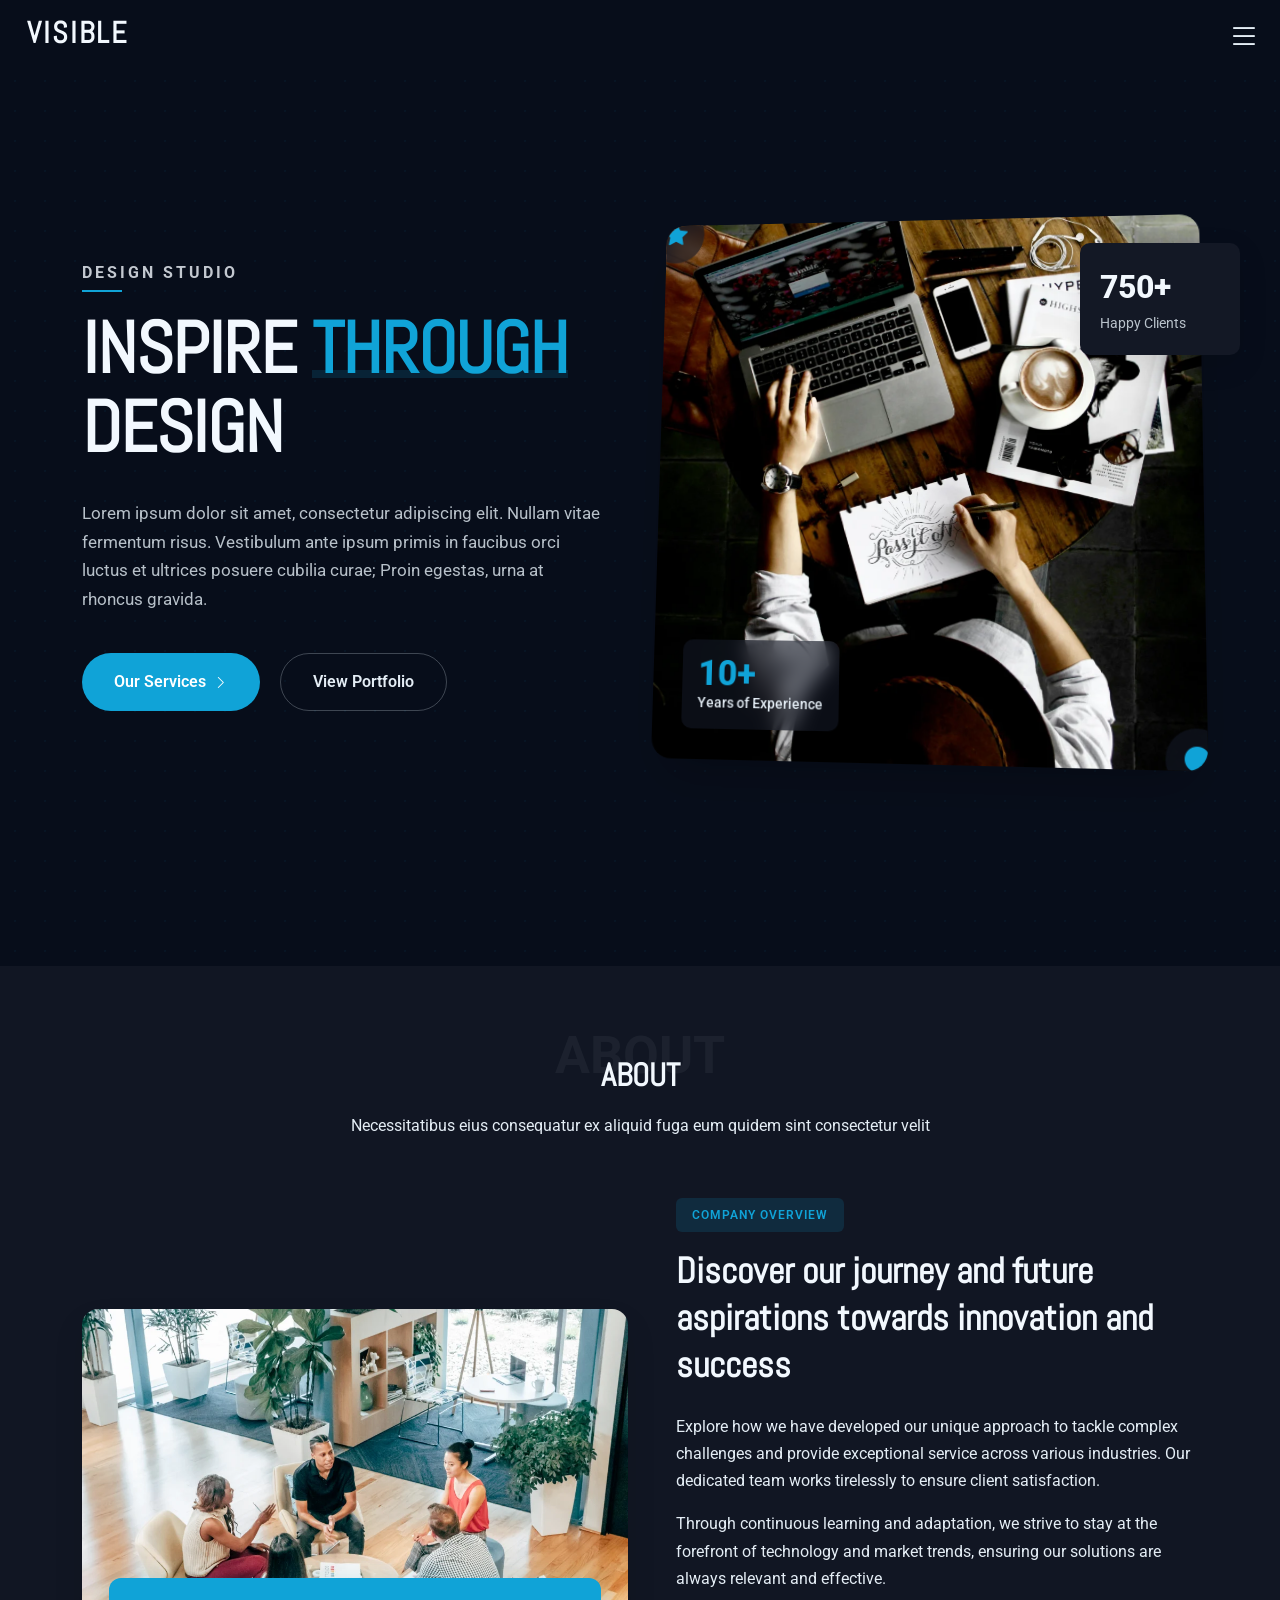
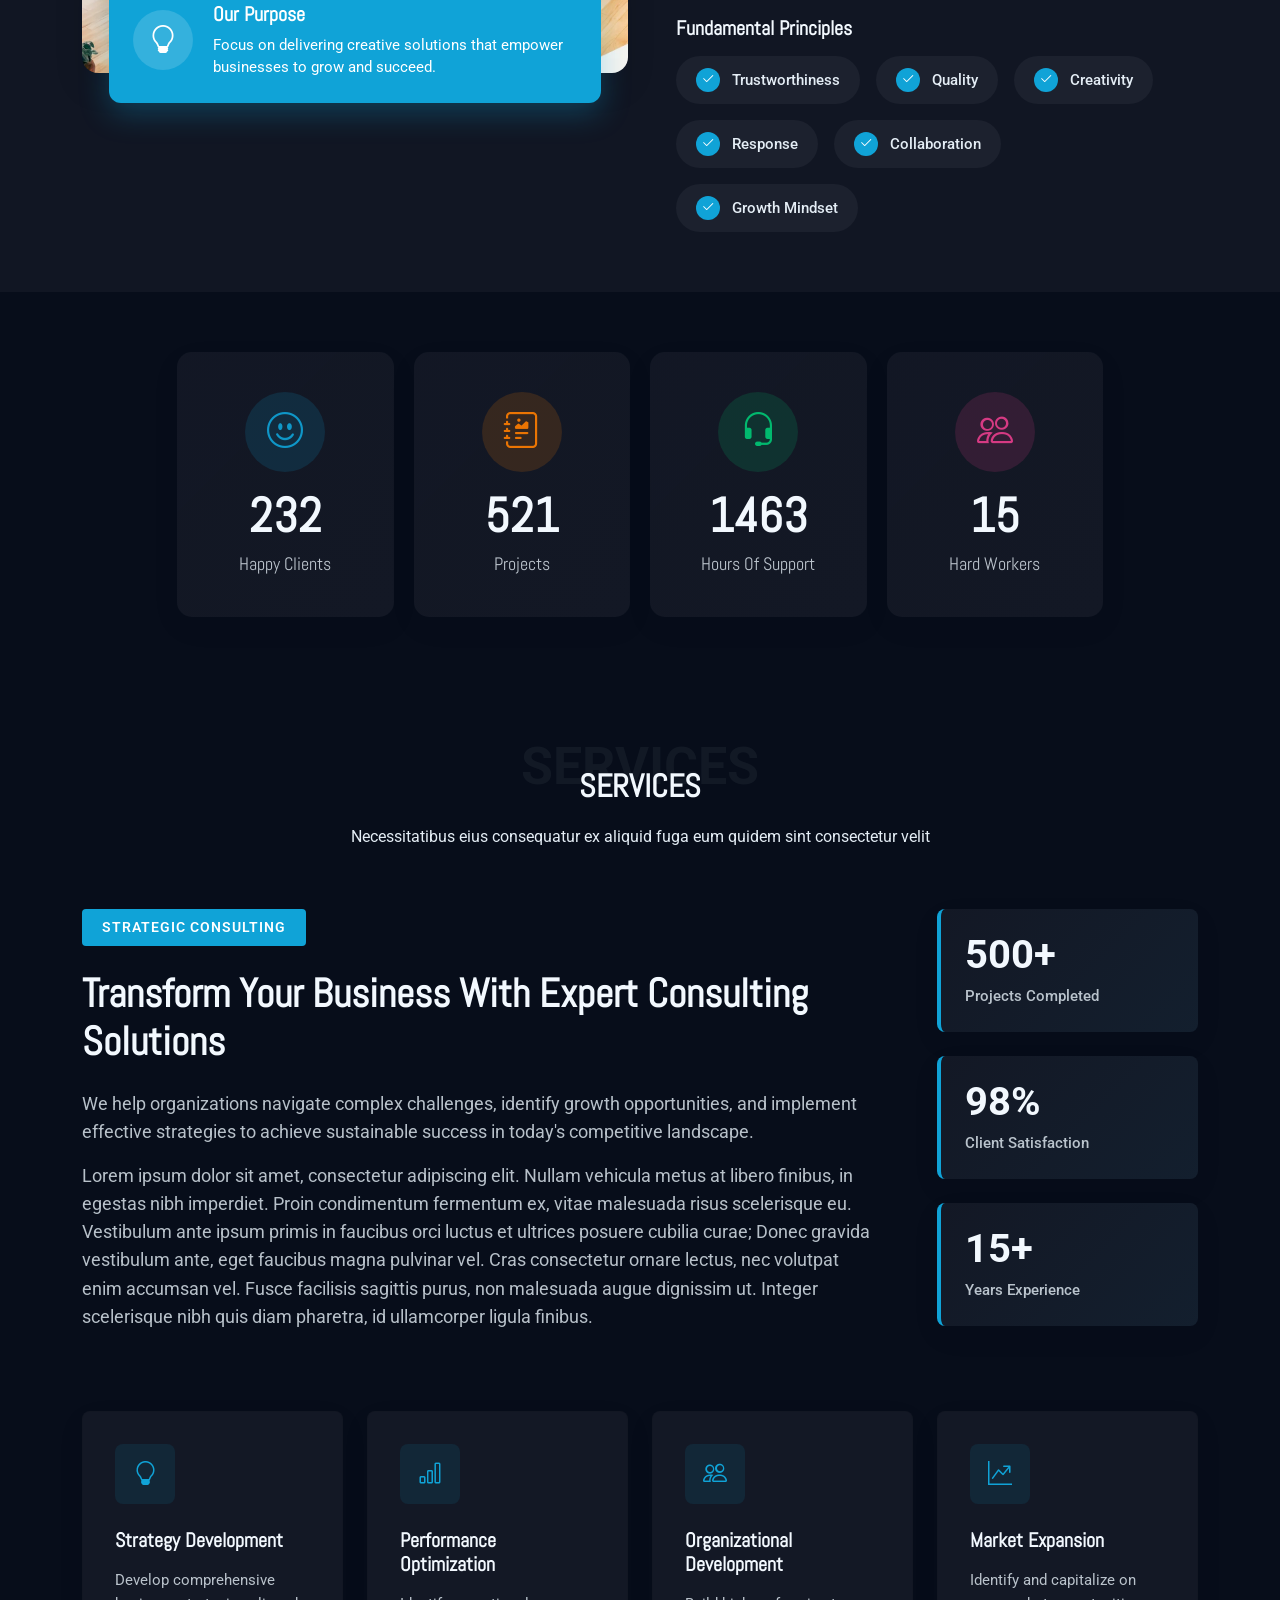
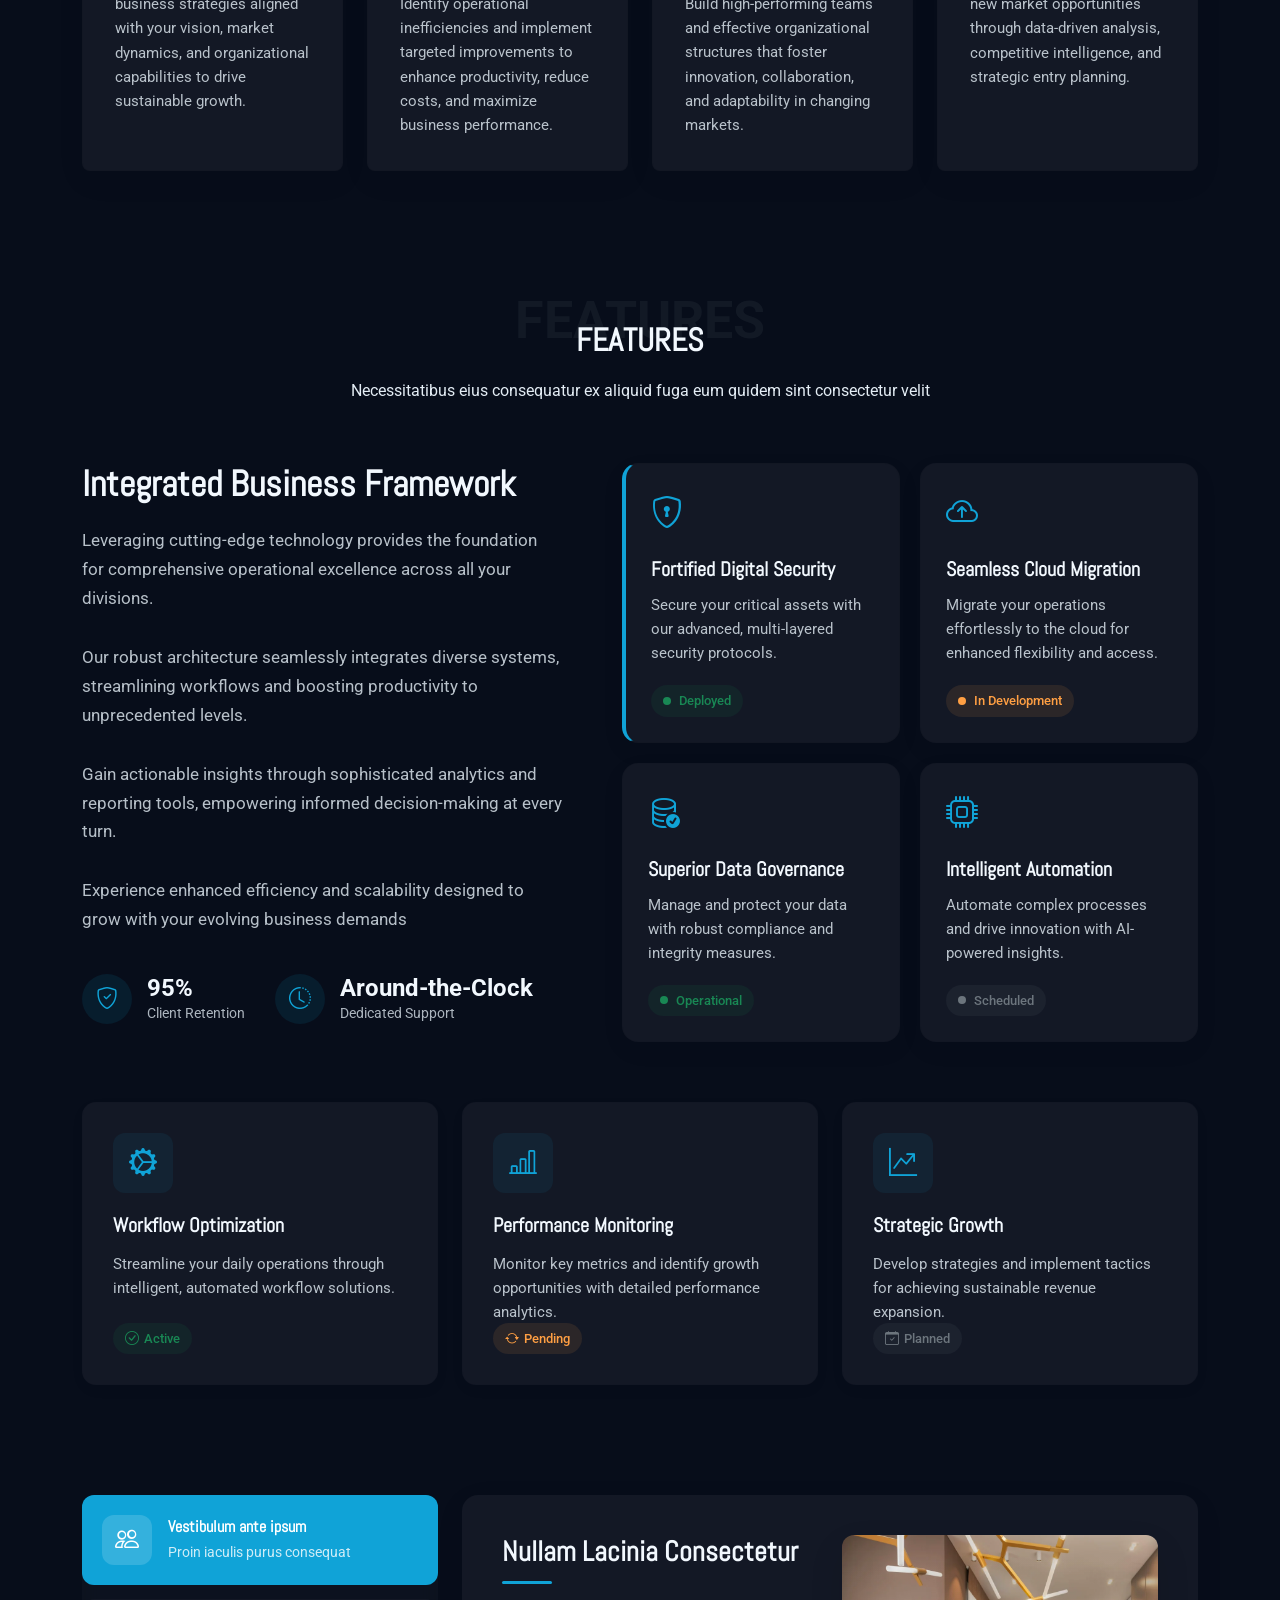
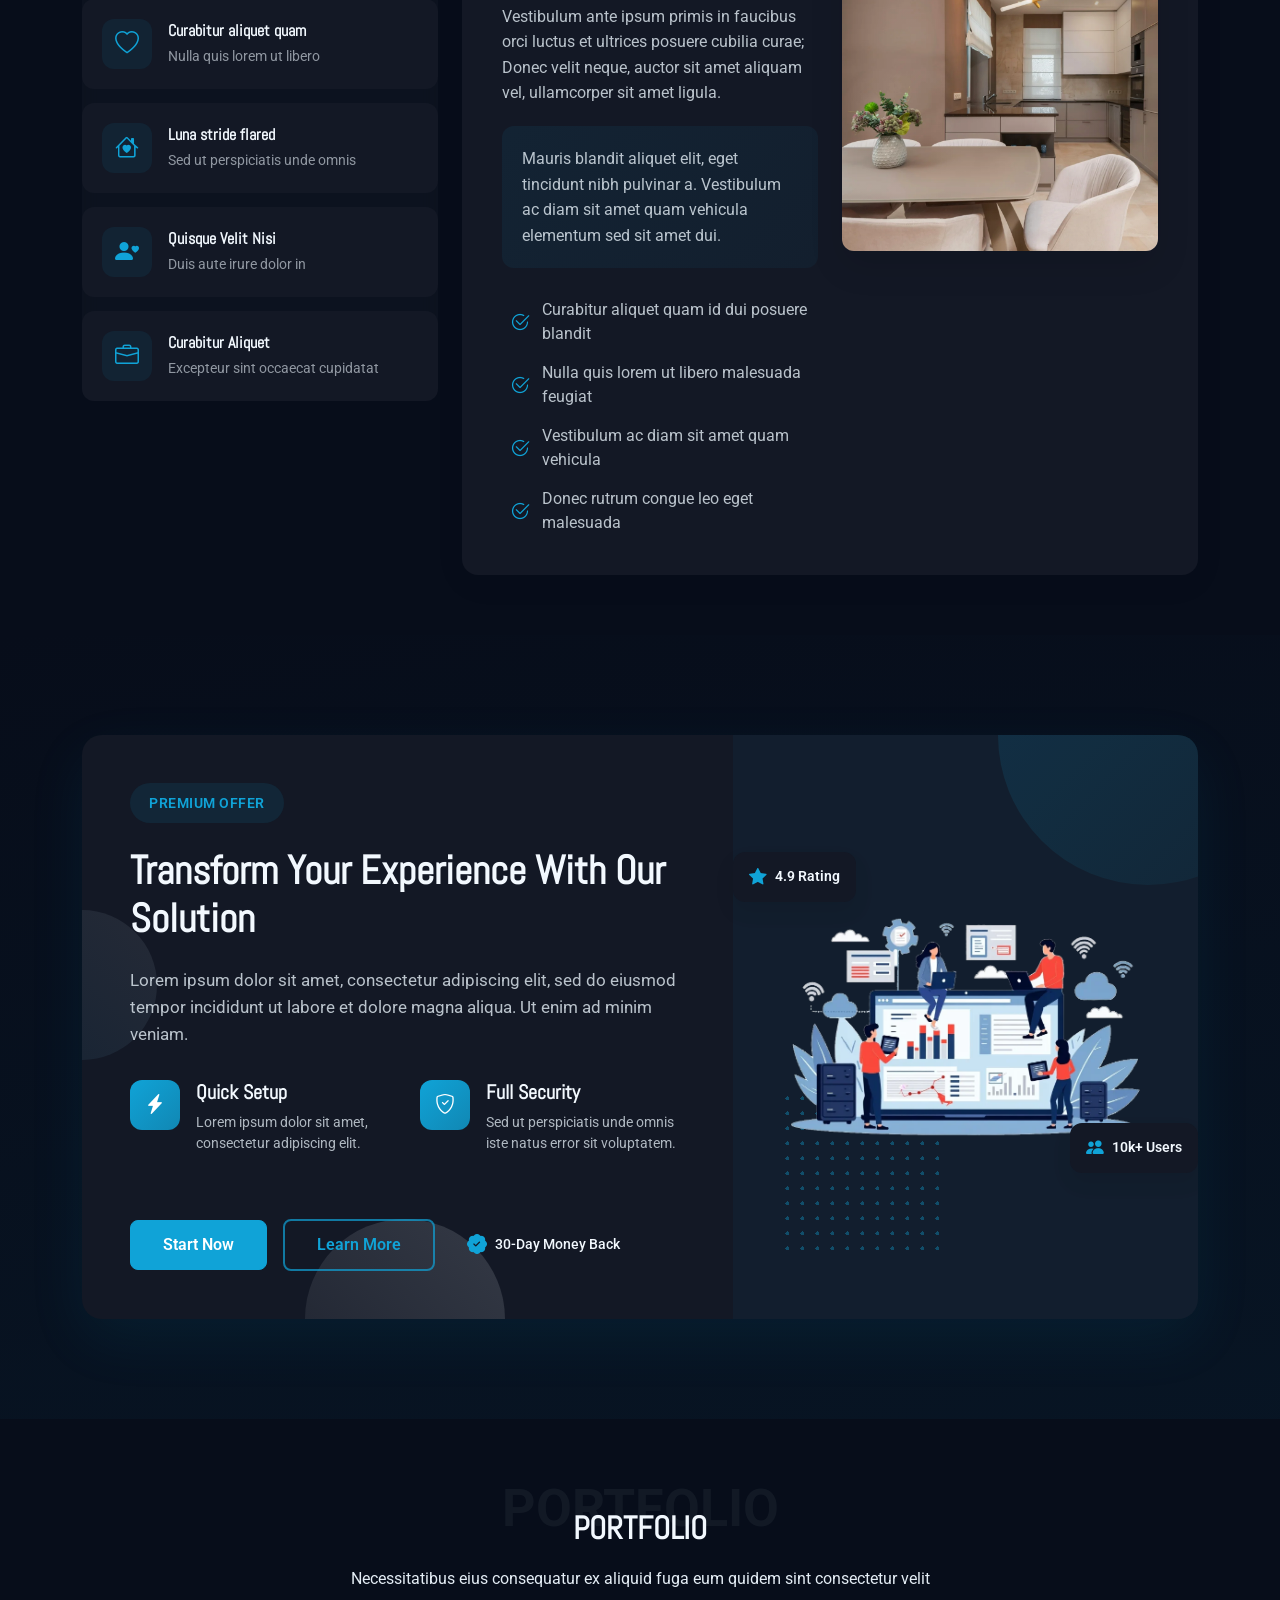
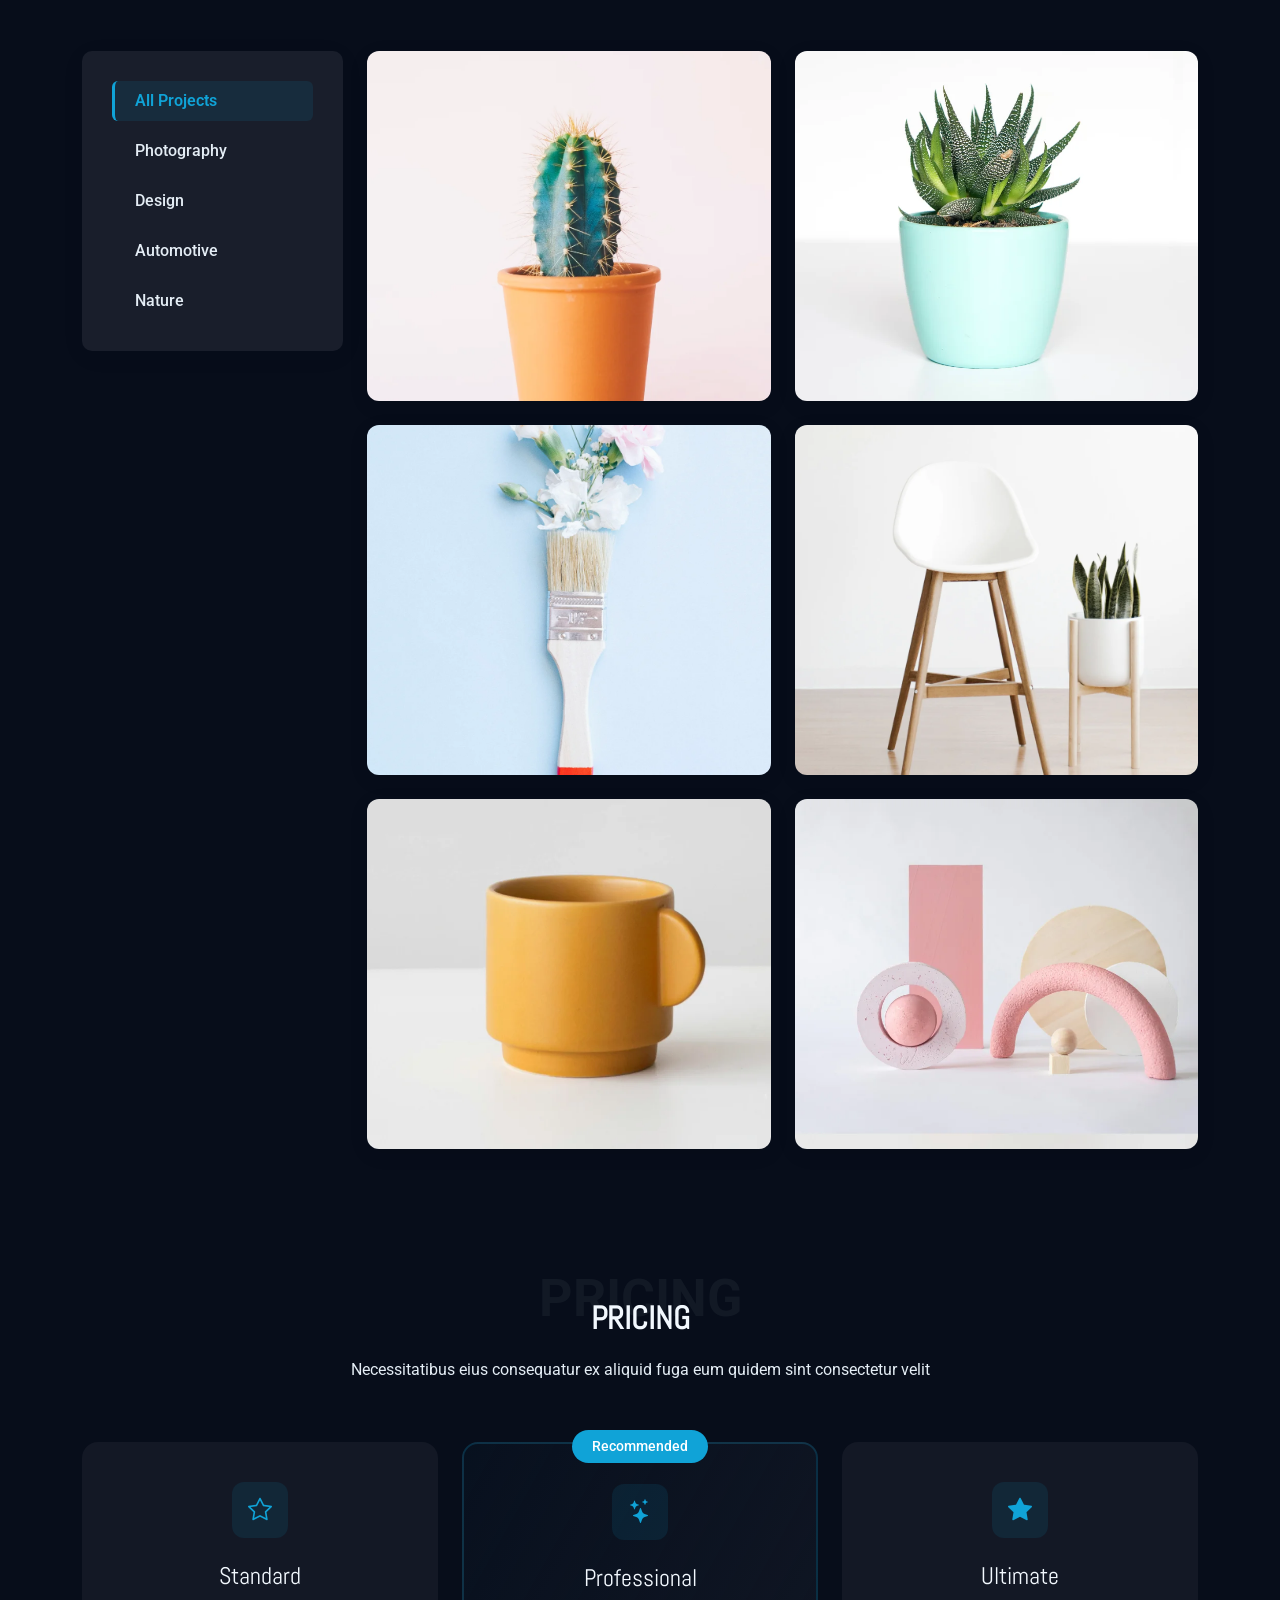
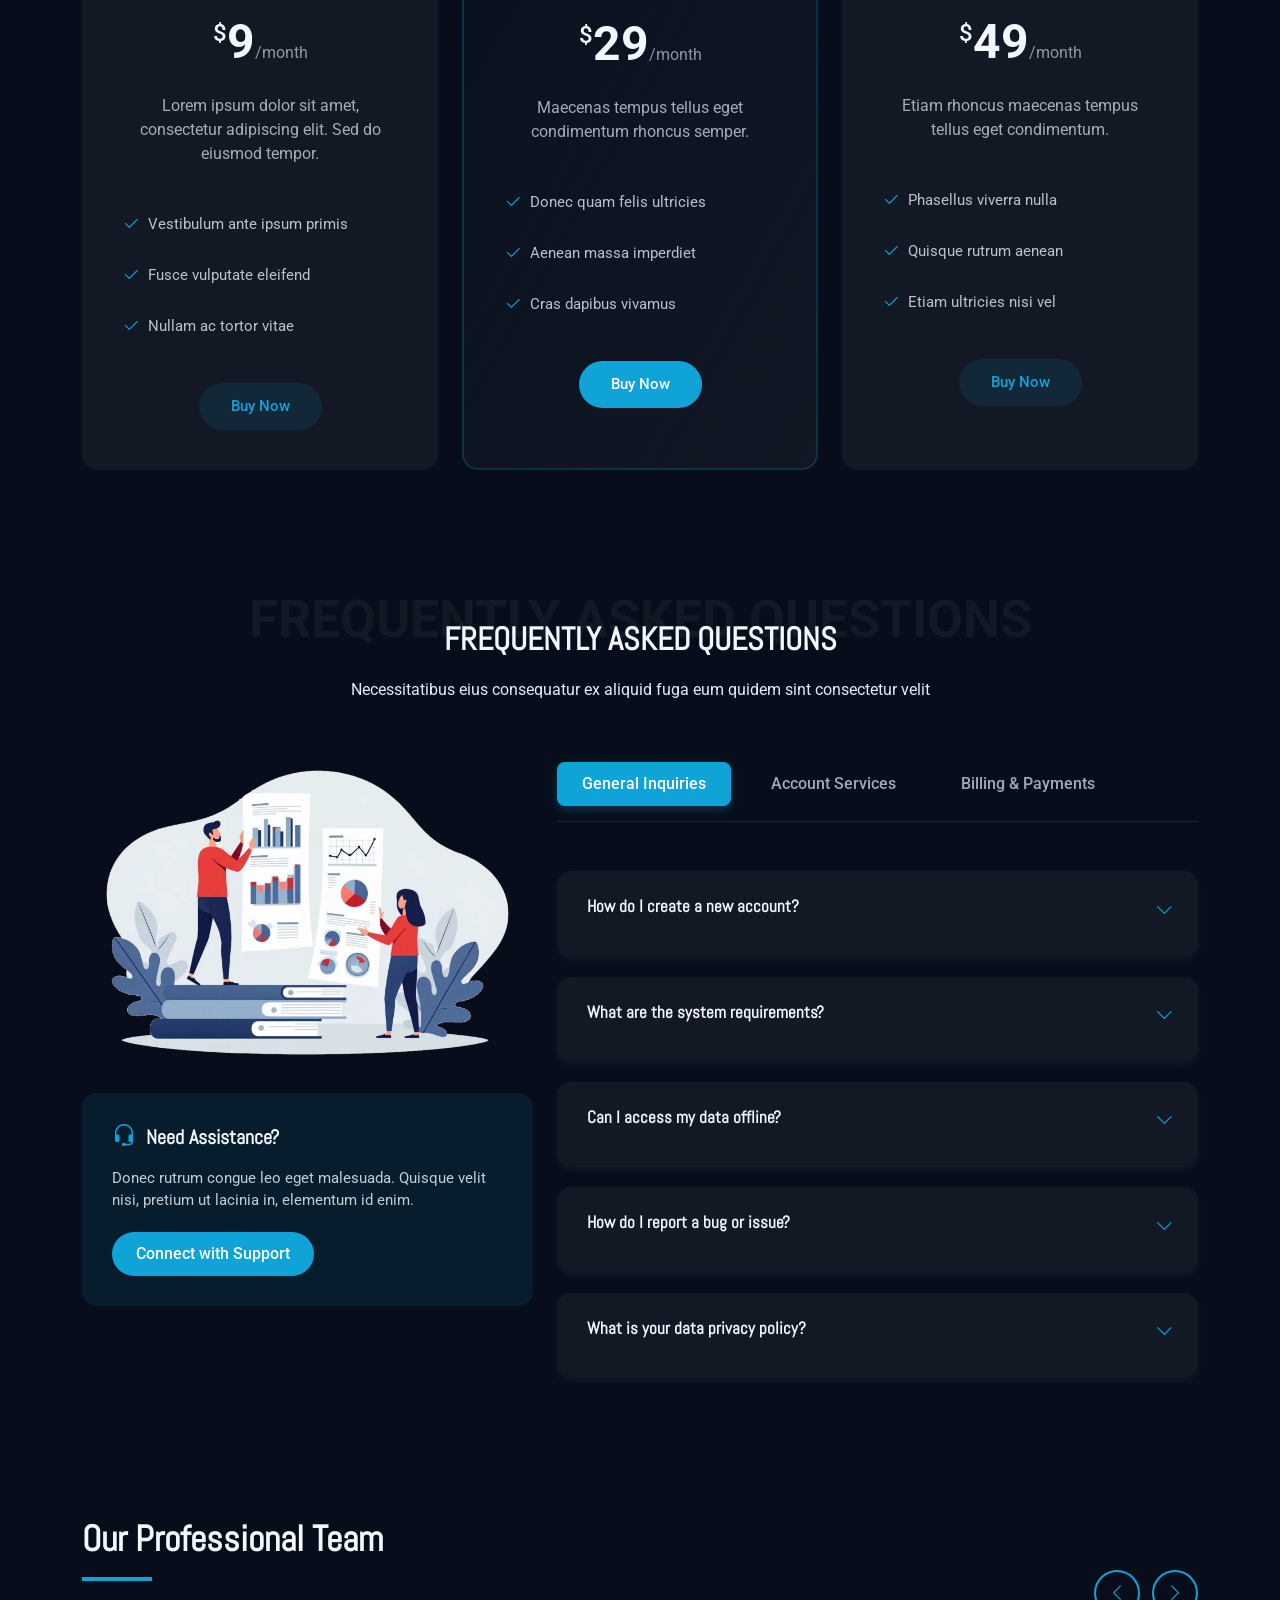
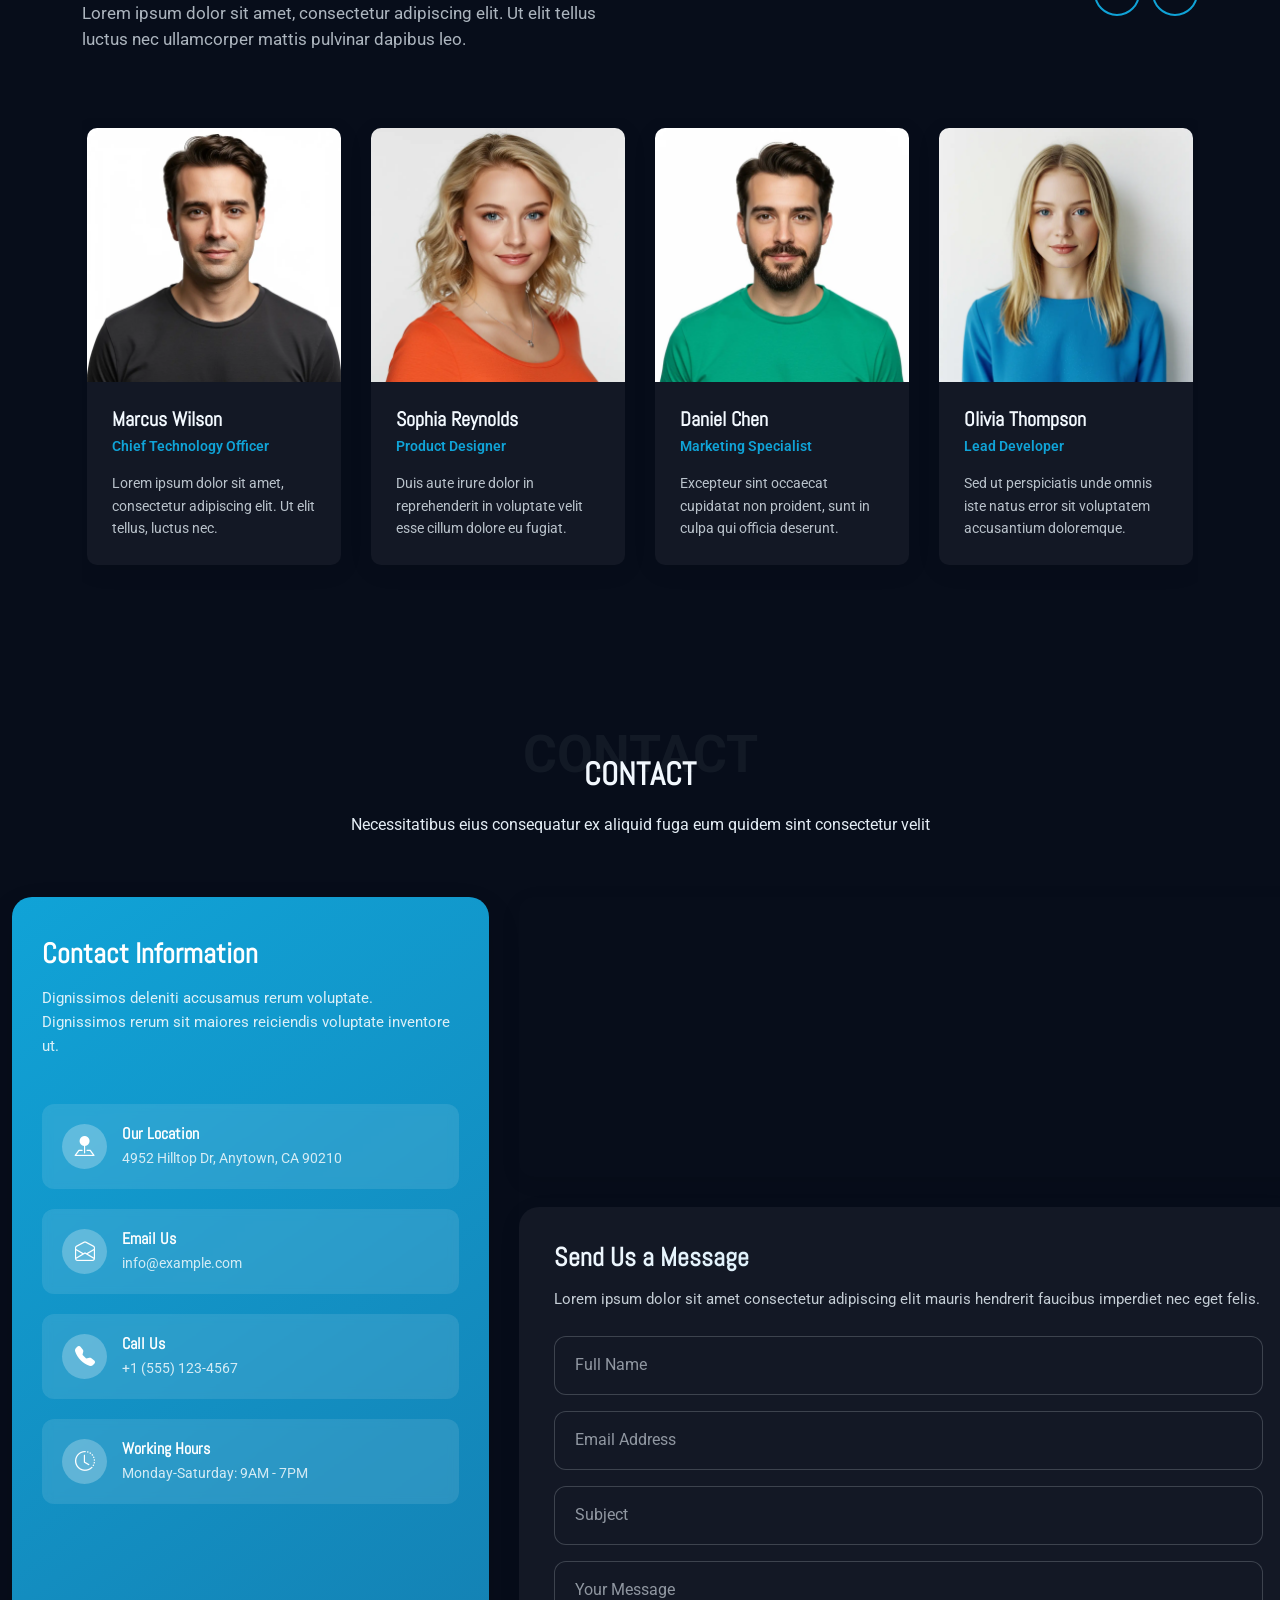
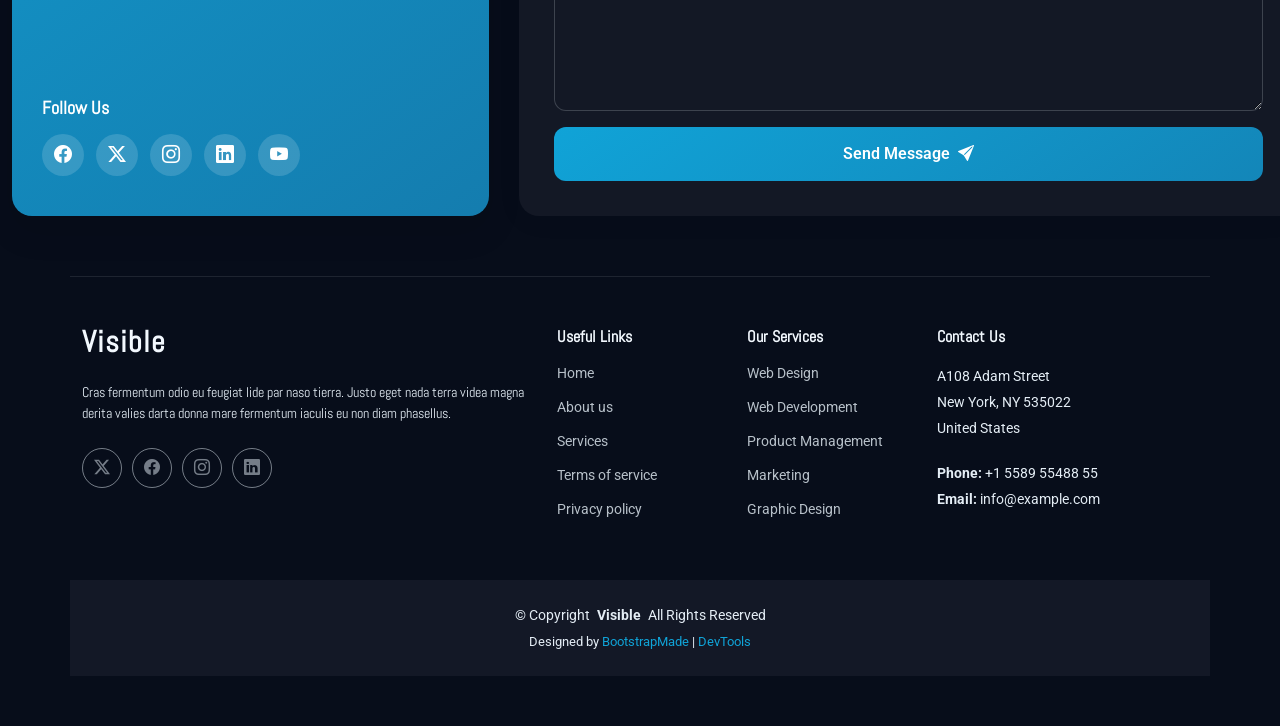
<file: p0/index.html>
<!DOCTYPE html>
<html lang="en">

<head>
  <meta charset="utf-8">
  <meta content="width=device-width, initial-scale=1.0" name="viewport">
  <title>Index - Visible Bootstrap Template</title>
  <meta name="description" content="">
  <meta name="keywords" content="">

  <!-- Favicons -->
  <link href="assets/img/favicon.png" rel="icon">
  <link href="assets/img/apple-touch-icon.png" rel="apple-touch-icon">

  <!-- Fonts -->
  <link href="https://fonts.googleapis.com" rel="preconnect">
  <link href="https://fonts.gstatic.com" rel="preconnect" crossorigin>
  <link href="https://fonts.googleapis.com/css2?family=Roboto:ital,wght@0,100;0,300;0,400;0,500;0,700;0,900;1,100;1,300;1,400;1,500;1,700;1,900&family=Mukta:wght@200;300;400;500;600;700;800&family=Abel:wght@400&display=swap" rel="stylesheet">

  <!-- Vendor CSS Files -->
  <link href="assets/vendor/bootstrap/css/bootstrap.min.css" rel="stylesheet">
  <link href="assets/vendor/bootstrap-icons/bootstrap-icons.css" rel="stylesheet">
  <link href="assets/vendor/aos/aos.css" rel="stylesheet">
  <link href="assets/vendor/swiper/swiper-bundle.min.css" rel="stylesheet">
  <link href="assets/vendor/glightbox/css/glightbox.min.css" rel="stylesheet">

  <!-- Main CSS File -->
  <link href="assets/css/main.css" rel="stylesheet">

  <!-- =======================================================
  * Template Name: Visible
  * Template URL: https://bootstrapmade.com/visible-bootstrap-agency-template/
  * Updated: May 22 2025 with Bootstrap v5.3.6
  * Author: BootstrapMade.com
  * License: https://bootstrapmade.com/license/
  ======================================================== -->
</head>

<body class="index-page">

  <header id="header" class="header d-flex align-items-center position-relative">
    <div class="container-fluid position-relative d-flex align-items-center justify-content-between">

      <a href="index.html" class="logo d-flex align-items-center">
        <!-- Uncomment the line below if you also wish to use an image logo -->
        <!-- <img src="assets/img/logo.webp" alt=""> -->
        <h1 class="sitename">Visible</h1>
      </a>

      <nav id="navmenu" class="navmenu">
        <ul>
          <li><a href="#hero" class="active">Home</a></li>
          <li><a href="#about">About</a></li>
          <li><a href="#services">Services</a></li>
          <li><a href="#portfolio">Portfolio</a></li>
          <li><a href="#team">Team</a></li>
          <li class="dropdown"><a href="#"><span>Dropdown</span> <i class="bi bi-chevron-down toggle-dropdown"></i></a>
            <ul>
              <li><a href="#">Dropdown 1</a></li>
              <li class="dropdown"><a href="#"><span>Deep Dropdown</span> <i class="bi bi-chevron-down toggle-dropdown"></i></a>
                <ul>
                  <li><a href="#">Deep Dropdown 1</a></li>
                  <li><a href="#">Deep Dropdown 2</a></li>
                  <li><a href="#">Deep Dropdown 3</a></li>
                  <li><a href="#">Deep Dropdown 4</a></li>
                  <li><a href="#">Deep Dropdown 5</a></li>
                </ul>
              </li>
              <li><a href="#">Dropdown 2</a></li>
              <li><a href="#">Dropdown 3</a></li>
              <li><a href="#">Dropdown 4</a></li>
            </ul>
          </li>
          <li><a href="#contact">Contact</a></li>
        </ul>
        <i class="mobile-nav-toggle d-xl-none bi bi-list"></i>
      </nav>

    </div>
  </header>

  <main class="main">

    <!-- Hero Section -->
    <section id="hero" class="hero section">
      <div class="container">
        <div class="row align-items-center">
          <div class="col-lg-6 hero-content" data-aos="fade-up" data-aos-delay="100">
            <div class="subtitle">
              <span>DESIGN STUDIO</span>
            </div>

            <h1 class="title">
              INSPIRE <span class="highlight">THROUGH</span> DESIGN
            </h1>

            <div class="description">
              <p>Lorem ipsum dolor sit amet, consectetur adipiscing elit. Nullam vitae fermentum risus. Vestibulum ante ipsum primis in faucibus orci luctus et ultrices posuere cubilia curae; Proin egestas, urna at rhoncus gravida.</p>
            </div>

            <div class="hero-buttons">
              <a href="#services" class="primary-btn">
                Our Services
                <i class="bi bi-chevron-right"></i>
              </a>
              <a href="#portfolio" class="secondary-btn">
                View Portfolio
              </a>
            </div>
          </div>

          <div class="col-lg-6 hero-visual" data-aos="fade-up" data-aos-delay="200">
            <div class="image-wrapper">
              <img src="assets/img/misc/misc-square-16.webp" alt="Creative Design" class="main-image">

              <div class="floating-element top-left">
                <i class="bi bi-star-fill"></i>
              </div>

              <div class="floating-element bottom-right">
                <i class="bi bi-circle-fill"></i>
              </div>

              <div class="experience-badge">
                <span class="years">10+</span>
                <span class="text">Years of Experience</span>
              </div>
            </div>

            <div class="client-counter">
              <div class="counter-number">
                <span>750+</span>
              </div>
              <div class="counter-text">
                <span>Happy Clients</span>
              </div>
            </div>
          </div>
        </div>
      </div>
    </section><!-- /Hero Section -->

    <!-- About Section -->
    <section id="about" class="about section light-background">

      <!-- Section Title -->
      <div class="container section-title" data-aos="fade-up">
        <span class="description-title">About</span>
        <h2>About</h2>
        <p>Necessitatibus eius consequatur ex aliquid fuga eum quidem sint consectetur velit</p>
      </div><!-- End Section Title -->

      <div class="container" data-aos="fade-up" data-aos-delay="100">

        <div class="row align-items-center gy-5">
          <div class="col-lg-6" data-aos="fade-up" data-aos-delay="100">
            <div class="about-image-wrapper position-relative">
              <img src="assets/img/about/about-8.webp" alt="About Us" class="img-fluid rounded-4">
              <div class="mission-card">
                <div class="mission-icon">
                  <i class="bi bi-lightbulb"></i>
                </div>
                <div class="mission-content">
                  <h4>Our Purpose</h4>
                  <p>Focus on delivering creative solutions that empower businesses to grow and succeed.</p>
                </div>
              </div>
            </div>
          </div>

          <div class="col-lg-6" data-aos="fade-up" data-aos-delay="200">
            <div class="about-content ps-lg-4">
              <div class="tag-badge" data-aos="fade-up" data-aos-delay="100">COMPANY OVERVIEW</div>
              <h2 class="mb-4" data-aos="fade-up" data-aos-delay="200">Discover our journey and future aspirations towards innovation and success</h2>

              <div class="about-info" data-aos="fade-up" data-aos-delay="300">
                <p>Explore how we have developed our unique approach to tackle complex challenges and provide exceptional service across various industries. Our dedicated team works tirelessly to ensure client satisfaction.</p>
                <p>Through continuous learning and adaptation, we strive to stay at the forefront of technology and market trends, ensuring our solutions are always relevant and effective.</p>
              </div>

              <h4 class="values-title mt-4 mb-3" data-aos="fade-up" data-aos-delay="400">Fundamental Principles</h4>

              <div class="values-list" data-aos="fade-up" data-aos-delay="500">
                <div class="value-item">
                  <div class="value-icon"><i class="bi bi-check2"></i></div>
                  <span class="value-text">Trustworthiness</span>
                </div>
                <div class="value-item">
                  <div class="value-icon"><i class="bi bi-check2"></i></div>
                  <span class="value-text">Quality</span>
                </div>
                <div class="value-item">
                  <div class="value-icon"><i class="bi bi-check2"></i></div>
                  <span class="value-text">Creativity</span>
                </div>
                <div class="value-item">
                  <div class="value-icon"><i class="bi bi-check2"></i></div>
                  <span class="value-text">Response</span>
                </div>
                <div class="value-item">
                  <div class="value-icon"><i class="bi bi-check2"></i></div>
                  <span class="value-text">Collaboration</span>
                </div>
                <div class="value-item">
                  <div class="value-icon"><i class="bi bi-check2"></i></div>
                  <span class="value-text">Growth Mindset</span>
                </div>
              </div>
            </div>
          </div>
        </div>

      </div>

    </section><!-- /About Section -->

    <!-- Stats Section -->
    <section id="stats" class="stats section">

      <div class="container" data-aos="fade-up" data-aos-delay="100">

        <div class="row justify-content-center">
          <div class="col-lg-10">
            <div class="stats-wrapper">
              <div class="stats-item" data-aos="zoom-in" data-aos-delay="150">
                <div class="icon-wrapper">
                  <i class="bi bi-emoji-smile"></i>
                </div>
                <span data-purecounter-start="0" data-purecounter-end="232" data-purecounter-duration="1" class="purecounter"></span>
                <p>Happy Clients</p>
              </div><!-- End Stats Item -->

              <div class="stats-item" data-aos="zoom-in" data-aos-delay="200">
                <div class="icon-wrapper">
                  <i class="bi bi-journal-richtext"></i>
                </div>
                <span data-purecounter-start="0" data-purecounter-end="521" data-purecounter-duration="1" class="purecounter"></span>
                <p>Projects</p>
              </div><!-- End Stats Item -->

              <div class="stats-item" data-aos="zoom-in" data-aos-delay="250">
                <div class="icon-wrapper">
                  <i class="bi bi-headset"></i>
                </div>
                <span data-purecounter-start="0" data-purecounter-end="1463" data-purecounter-duration="1" class="purecounter"></span>
                <p>Hours Of Support</p>
              </div><!-- End Stats Item -->

              <div class="stats-item" data-aos="zoom-in" data-aos-delay="300">
                <div class="icon-wrapper">
                  <i class="bi bi-people"></i>
                </div>
                <span data-purecounter-start="0" data-purecounter-end="15" data-purecounter-duration="1" class="purecounter"></span>
                <p>Hard Workers</p>
              </div><!-- End Stats Item -->
            </div>
          </div>
        </div>

      </div>

    </section><!-- /Stats Section -->

    <!-- Services Section -->
    <section id="services" class="services section">

      <!-- Section Title -->
      <div class="container section-title" data-aos="fade-up">
        <span class="description-title">Services</span>
        <h2>Services</h2>
        <p>Necessitatibus eius consequatur ex aliquid fuga eum quidem sint consectetur velit</p>
      </div><!-- End Section Title -->

      <div class="container" data-aos="fade-up" data-aos-delay="100">

        <div class="services-header">
          <div class="row">
            <div class="col-lg-9" data-aos="fade-right">
              <div class="services-intro">
                <div class="services-tag">Strategic Consulting</div>
                <h2>Transform Your Business With Expert Consulting Solutions</h2>
                <p>We help organizations navigate complex challenges, identify growth opportunities, and implement effective strategies to achieve sustainable success in today's competitive landscape.</p>
                <p>Lorem ipsum dolor sit amet, consectetur adipiscing elit. Nullam vehicula metus at libero finibus, in egestas nibh imperdiet. Proin condimentum fermentum ex, vitae malesuada risus scelerisque eu. Vestibulum ante ipsum primis in faucibus orci luctus et ultrices posuere cubilia curae; Donec gravida vestibulum ante, eget faucibus magna pulvinar vel. Cras consectetur ornare lectus, nec volutpat enim accumsan vel. Fusce facilisis sagittis purus, non malesuada augue dignissim ut. Integer scelerisque nibh quis diam pharetra, id ullamcorper ligula finibus.</p>
              </div>
            </div>
            <div class="col-lg-3" data-aos="fade-left">
              <div class="services-stats">
                <div class="stat-item">
                  <span class="stat-number">500+</span>
                  <span class="stat-label">Projects Completed</span>
                </div>
                <div class="stat-item">
                  <span class="stat-number">98%</span>
                  <span class="stat-label">Client Satisfaction</span>
                </div>
                <div class="stat-item">
                  <span class="stat-number">15+</span>
                  <span class="stat-label">Years Experience</span>
                </div>
              </div>
            </div>
          </div>
        </div>

        <div class="row g-4">
          <div class="col-lg-3 col-md-6" data-aos="fade-up" data-aos-delay="100">
            <div class="service-card">
              <div class="service-card-inner">
                <div class="service-icon">
                  <i class="bi bi-lightbulb"></i>
                </div>
                <h3>Strategy Development</h3>
                <p>Develop comprehensive business strategies aligned with your vision, market dynamics, and organizational capabilities to drive sustainable growth.</p>
              </div>
            </div>
          </div>

          <div class="col-lg-3 col-md-6" data-aos="fade-up" data-aos-delay="200">
            <div class="service-card">
              <div class="service-card-inner">
                <div class="service-icon">
                  <i class="bi bi-bar-chart"></i>
                </div>
                <h3>Performance Optimization</h3>
                <p>Identify operational inefficiencies and implement targeted improvements to enhance productivity, reduce costs, and maximize business performance.</p>
              </div>
            </div>
          </div>

          <div class="col-lg-3 col-md-6" data-aos="fade-up" data-aos-delay="300">
            <div class="service-card">
              <div class="service-card-inner">
                <div class="service-icon">
                  <i class="bi bi-people"></i>
                </div>
                <h3>Organizational Development</h3>
                <p>Build high-performing teams and effective organizational structures that foster innovation, collaboration, and adaptability in changing markets.</p>
              </div>
            </div>
          </div>

          <div class="col-lg-3 col-md-6" data-aos="fade-up" data-aos-delay="400">
            <div class="service-card">
              <div class="service-card-inner">
                <div class="service-icon">
                  <i class="bi bi-graph-up-arrow"></i>
                </div>
                <h3>Market Expansion</h3>
                <p>Identify and capitalize on new market opportunities through data-driven analysis, competitive intelligence, and strategic entry planning.</p>
              </div>
            </div>
          </div>
        </div>

      </div>

    </section><!-- /Services Section -->

    <!-- Features Section -->
    <section id="features" class="features section">

      <!-- Section Title -->
      <div class="container section-title" data-aos="fade-up">
        <span class="description-title">Features</span>
        <h2>Features</h2>
        <p>Necessitatibus eius consequatur ex aliquid fuga eum quidem sint consectetur velit</p>
      </div><!-- End Section Title -->

      <div class="container" data-aos="fade-up" data-aos-delay="100">

        <div class="features-overview">
          <div class="main-heading" data-aos="fade-right" data-aos-delay="200">
            <h2>Integrated Business Framework</h2>
            <p>Leveraging cutting-edge technology provides the foundation for comprehensive operational excellence across all your divisions.</p>
            <p>Our robust architecture seamlessly integrates diverse systems, streamlining workflows and boosting productivity to unprecedented levels.</p>
            <p>Gain actionable insights through sophisticated analytics and reporting tools, empowering informed decision-making at every turn.</p>
            <p>Experience enhanced efficiency and scalability designed to grow with your evolving business demands</p>
            <div class="achievement-badges">
              <div class="achievement">
                <span class="achievement-icon">
                  <i class="bi bi-shield-check"></i>
                </span>
                <div class="achievement-info">
                  <span class="achievement-value">95%</span>
                  <span class="achievement-label">Client Retention</span>
                </div>
              </div>
              <div class="achievement">
                <span class="achievement-icon">
                  <i class="bi bi-clock-history"></i>
                </span>
                <div class="achievement-info">
                  <span class="achievement-value">Around-the-Clock</span>
                  <span class="achievement-label">Dedicated Support</span>
                </div>
              </div>
            </div>
          </div>

          <div class="features-card-wrapper" data-aos="fade-left" data-aos-delay="300">
            <div class="features-row">
              <div class="feature-card feature-primary" data-aos="zoom-in" data-aos-delay="200">
                <div class="feature-icon">
                  <i class="bi bi-shield-lock"></i>
                </div>
                <div class="feature-details">
                  <h3>Fortified Digital Security</h3>
                  <p>Secure your critical assets with our advanced, multi-layered security protocols.</p>
                  <div class="feature-status active">
                    <span class="status-indicator"></span>
                    <span class="status-text">Deployed</span>
                  </div>
                </div>
              </div>

              <div class="feature-card" data-aos="zoom-in" data-aos-delay="300">
                <div class="feature-icon">
                  <i class="bi bi-cloud-arrow-up"></i>
                </div>
                <div class="feature-details">
                  <h3>Seamless Cloud Migration</h3>
                  <p>Migrate your operations effortlessly to the cloud for enhanced flexibility and access.</p>
                  <div class="feature-status pending">
                    <span class="status-indicator"></span>
                    <span class="status-text">In Development</span>
                  </div>
                </div>
              </div>
            </div>

            <div class="features-row">
              <div class="feature-card" data-aos="zoom-in" data-aos-delay="400">
                <div class="feature-icon">
                  <i class="bi bi-database-check"></i>
                </div>
                <div class="feature-details">
                  <h3>Superior Data Governance</h3>
                  <p>Manage and protect your data with robust compliance and integrity measures.</p>
                  <div class="feature-status active">
                    <span class="status-indicator"></span>
                    <span class="status-text">Operational</span>
                  </div>
                </div>
              </div>

              <div class="feature-card" data-aos="zoom-in" data-aos-delay="500">
                <div class="feature-icon">
                  <i class="bi bi-cpu"></i>
                </div>
                <div class="feature-details">
                  <h3>Intelligent Automation</h3>
                  <p>Automate complex processes and drive innovation with AI-powered insights.</p>
                  <div class="feature-status scheduled">
                    <span class="status-indicator"></span>
                    <span class="status-text">Scheduled</span>
                  </div>
                </div>
              </div>
            </div>
          </div>
        </div>

        <div class="additional-features" data-aos="fade-up" data-aos-delay="100">
          <div class="row gx-4 gy-4">
            <div class="col-lg-4 col-md-6" data-aos="fade-up" data-aos-delay="200">
              <div class="additional-feature-card">
                <div class="icon-container">
                  <i class="bi bi-gear-wide-connected"></i>
                </div>
                <h4>Workflow Optimization</h4>
                <p>Streamline your daily operations through intelligent, automated workflow solutions.</p>
                <div class="feature-tag active">
                  <i class="bi bi-check-circle"></i> Active
                </div>
              </div>
            </div>

            <div class="col-lg-4 col-md-6" data-aos="fade-up" data-aos-delay="300">
              <div class="additional-feature-card">
                <div class="icon-container">
                  <i class="bi bi-bar-chart-line"></i>
                </div>
                <h4>Performance Monitoring</h4>
                <p>Monitor key metrics and identify growth opportunities with detailed performance analytics.</p>
                <div class="feature-tag pending">
                  <i class="bi bi-arrow-repeat"></i> Pending
                </div>
              </div>
            </div>

            <div class="col-lg-4 col-md-6" data-aos="fade-up" data-aos-delay="400">
              <div class="additional-feature-card">
                <div class="icon-container">
                  <i class="bi bi-graph-up-arrow"></i>
                </div>
                <h4>Strategic Growth</h4>
                <p>Develop strategies and implement tactics for achieving sustainable revenue expansion.</p>
                <div class="feature-tag scheduled">
                  <i class="bi bi-calendar-check"></i> Planned
                </div>
              </div>
            </div>
          </div>
        </div>
      </div>

    </section><!-- /Features Section -->

    <!-- Features Alt Section -->
    <section id="features-alt" class="features-alt section">

      <div class="container" data-aos="fade-up" data-aos-delay="100">

        <div class="row g-4">
          <div class="col-lg-4">
            <ul class="nav nav-tabs flex-column" role="tablist" data-aos="fade-right" data-aos-delay="200">
              <li class="nav-item">
                <a class="nav-link active" data-bs-toggle="tab" data-bs-target="#features-alt-tab-1" role="tab">
                  <div class="d-flex align-items-center">
                    <div class="icon-box">
                      <i class="bi bi-people"></i>
                    </div>
                    <div class="ms-3">
                      <h4>Vestibulum ante ipsum</h4>
                      <p>Proin iaculis purus consequat</p>
                    </div>
                  </div>
                </a>
              </li>
              <li class="nav-item">
                <a class="nav-link" data-bs-toggle="tab" data-bs-target="#features-alt-tab-2" role="tab">
                  <div class="d-flex align-items-center">
                    <div class="icon-box">
                      <i class="bi bi-heart"></i>
                    </div>
                    <div class="ms-3">
                      <h4>Curabitur aliquet quam</h4>
                      <p>Nulla quis lorem ut libero</p>
                    </div>
                  </div>
                </a>
              </li>
              <li class="nav-item">
                <a class="nav-link" data-bs-toggle="tab" data-bs-target="#features-alt-tab-3" role="tab">
                  <div class="d-flex align-items-center">
                    <div class="icon-box">
                      <i class="bi bi-house-heart"></i>
                    </div>
                    <div class="ms-3">
                      <h4>Luna stride flared</h4>
                      <p>Sed ut perspiciatis unde omnis</p>
                    </div>
                  </div>
                </a>
              </li>
              <li class="nav-item">
                <a class="nav-link" data-bs-toggle="tab" data-bs-target="#features-alt-tab-4" role="tab">
                  <div class="d-flex align-items-center">
                    <div class="icon-box">
                      <i class="bi bi-person-heart"></i>
                    </div>
                    <div class="ms-3">
                      <h4>Quisque Velit Nisi</h4>
                      <p>Duis aute irure dolor in</p>
                    </div>
                  </div>
                </a>
              </li>
              <li class="nav-item">
                <a class="nav-link" data-bs-toggle="tab" data-bs-target="#features-alt-tab-5" role="tab">
                  <div class="d-flex align-items-center">
                    <div class="icon-box">
                      <i class="bi bi-briefcase"></i>
                    </div>
                    <div class="ms-3">
                      <h4>Curabitur Aliquet</h4>
                      <p>Excepteur sint occaecat cupidatat</p>
                    </div>
                  </div>
                </a>
              </li>
            </ul>
          </div>

          <div class="col-lg-8">
            <div class="tab-content" data-aos="fade-up" data-aos-delay="300">
              <div class="tab-pane fade active show" id="features-alt-tab-1" role="tabpanel">
                <div class="content-box">
                  <div class="row g-4">
                    <div class="col-lg-6">
                      <h3>Nullam Lacinia Consectetur</h3>
                      <p>Vestibulum ante ipsum primis in faucibus orci luctus et ultrices posuere cubilia curae; Donec velit
                        neque, auctor sit amet aliquam vel, ullamcorper sit amet ligula.</p>
                      <p class="highlight">Mauris blandit aliquet elit, eget tincidunt nibh pulvinar a. Vestibulum ac diam
                        sit amet quam vehicula elementum sed sit amet dui.</p>
                      <ul class="features-list">
                        <li>
                          <i class="bi bi-check2-circle"></i>
                          <span>Curabitur aliquet quam id dui posuere blandit</span>
                        </li>
                        <li>
                          <i class="bi bi-check2-circle"></i>
                          <span>Nulla quis lorem ut libero malesuada feugiat</span>
                        </li>
                        <li>
                          <i class="bi bi-check2-circle"></i>
                          <span>Vestibulum ac diam sit amet quam vehicula</span>
                        </li>
                        <li>
                          <i class="bi bi-check2-circle"></i>
                          <span>Donec rutrum congue leo eget malesuada</span>
                        </li>
                      </ul>
                    </div>
                    <div class="col-lg-6">
                      <div class="image-box">
                        <img src="assets/img/misc/misc-square-6.webp" alt="" class="img-fluid" loading="lazy">
                      </div>
                    </div>
                  </div>
                </div>
              </div>

              <div class="tab-pane fade" id="features-alt-tab-2" role="tabpanel">
                <div class="content-box">
                  <div class="row g-4">
                    <div class="col-lg-6">
                      <h3>Sed Porttitor Lectus Nibh</h3>
                      <p>Curabitur non nulla sit amet nisl tempus convallis quis ac lectus. Proin eget tortor risus.
                        Vestibulum ante ipsum primis in faucibus.</p>
                      <p class="highlight">Nulla quis lorem ut libero malesuada feugiat. Nulla quis lorem ut libero
                        malesuada feugiat.</p>
                      <ul class="features-list">
                        <li>
                          <i class="bi bi-check2-circle"></i>
                          <span>Vivamus suscipit tortor eget felis porttitor</span>
                        </li>
                        <li>
                          <i class="bi bi-check2-circle"></i>
                          <span>Curabitur aliquet quam id dui posuere</span>
                        </li>
                        <li>
                          <i class="bi bi-check2-circle"></i>
                          <span>Nulla quis lorem ut libero malesuada</span>
                        </li>
                        <li>
                          <i class="bi bi-check2-circle"></i>
                          <span>Vestibulum ac diam sit amet quam</span>
                        </li>
                      </ul>
                    </div>
                    <div class="col-lg-6">
                      <div class="image-box">
                        <img src="assets/img/misc/misc-square-13.webp" alt="" class="img-fluid" loading="lazy">
                      </div>
                    </div>
                  </div>
                </div>
              </div>

              <div class="tab-pane fade" id="features-alt-tab-3" role="tabpanel">
                <div class="content-box">
                  <div class="row g-4">
                    <div class="col-lg-6">
                      <h3>Praesent Sapien Massa</h3>
                      <p>Quisque velit nisi, pretium ut lacinia in, elementum id enim. Vestibulum ante ipsum primis in
                        faucibus orci luctus et ultrices posuere cubilia Curae.</p>
                      <p class="highlight">Donec sollicitudin molestie malesuada. Vestibulum ac diam sit amet quam vehicula
                        elementum sed sit amet dui.</p>
                      <ul class="features-list">
                        <li>
                          <i class="bi bi-check2-circle"></i>
                          <span>Curabitur non nulla sit amet nisl</span>
                        </li>
                        <li>
                          <i class="bi bi-check2-circle"></i>
                          <span>Vestibulum ac diam sit amet quam</span>
                        </li>
                        <li>
                          <i class="bi bi-check2-circle"></i>
                          <span>Donec rutrum congue leo eget</span>
                        </li>
                        <li>
                          <i class="bi bi-check2-circle"></i>
                          <span>Nulla quis lorem ut libero</span>
                        </li>
                      </ul>
                    </div>
                    <div class="col-lg-6">
                      <div class="image-box">
                        <img src="assets/img/misc/misc-square-3.webp" alt="" class="img-fluid" loading="lazy">
                      </div>
                    </div>
                  </div>
                </div>
              </div>

              <div class="tab-pane fade" id="features-alt-tab-4" role="tabpanel">
                <div class="content-box">
                  <div class="row g-4">
                    <div class="col-lg-6">
                      <h3>Curabitur Aliquet Quam</h3>
                      <p>Donec sollicitudin molestie malesuada. Vestibulum ac diam sit amet quam vehicula elementum sed sit
                        amet dui. Curabitur aliquet quam id dui posuere blandit.</p>
                      <p class="highlight">Vestibulum ac diam sit amet quam vehicula elementum sed sit amet dui. Curabitur
                        non nulla sit amet nisl tempus.</p>
                      <ul class="features-list">
                        <li>
                          <i class="bi bi-check2-circle"></i>
                          <span>Nulla quis lorem ut libero malesuada</span>
                        </li>
                        <li>
                          <i class="bi bi-check2-circle"></i>
                          <span>Curabitur aliquet quam id dui</span>
                        </li>
                        <li>
                          <i class="bi bi-check2-circle"></i>
                          <span>Vestibulum ac diam sit amet</span>
                        </li>
                        <li>
                          <i class="bi bi-check2-circle"></i>
                          <span>Donec rutrum congue leo</span>
                        </li>
                      </ul>
                    </div>
                    <div class="col-lg-6">
                      <div class="image-box">
                        <img src="assets/img/misc/misc-square-5.webp" alt="" class="img-fluid" loading="lazy">
                      </div>
                    </div>
                  </div>
                </div>
              </div>

              <div class="tab-pane fade" id="features-alt-tab-5" role="tabpanel">
                <div class="content-box">
                  <div class="row g-4">
                    <div class="col-lg-6">
                      <h3>Vestibulum Ante Ipsum</h3>
                      <p>Curabitur non nulla sit amet nisl tempus convallis quis ac lectus. Quisque velit nisi, pretium ut
                        lacinia in, elementum id enim.</p>
                      <p class="highlight">Donec rutrum congue leo eget malesuada. Vestibulum ac diam sit amet quam vehicula
                        elementum sed sit amet dui.</p>
                      <ul class="features-list">
                        <li>
                          <i class="bi bi-check2-circle"></i>
                          <span>Vivamus suscipit tortor eget felis</span>
                        </li>
                        <li>
                          <i class="bi bi-check2-circle"></i>
                          <span>Curabitur aliquet quam id dui</span>
                        </li>
                        <li>
                          <i class="bi bi-check2-circle"></i>
                          <span>Nulla quis lorem ut libero</span>
                        </li>
                        <li>
                          <i class="bi bi-check2-circle"></i>
                          <span>Vestibulum ac diam sit amet</span>
                        </li>
                      </ul>
                    </div>
                    <div class="col-lg-6">
                      <div class="image-box">
                        <img src="assets/img/misc/misc-square-3.webp" alt="" class="img-fluid" loading="lazy">
                      </div>
                    </div>
                  </div>
                </div>
              </div>
            </div>
          </div>
        </div>

      </div>
    </section><!-- /Features Alt Section -->

    <!-- Call To Action Section -->
    <section id="call-to-action" class="call-to-action section">

      <div class="container" data-aos="fade-up" data-aos-delay="100">

        <div class="cta-wrapper">
          <div class="cta-shapes">
            <div class="shape shape-1"></div>
            <div class="shape shape-2"></div>
            <div class="shape shape-3"></div>
          </div>

          <div class="row g-0">
            <div class="col-lg-7">
              <div class="cta-content p-5" data-aos="fade-right" data-aos-delay="200">
                <span class="badge-custom" data-aos="zoom-in" data-aos-delay="300">Premium Offer</span>
                <h2 class="mt-4 mb-4">Transform Your Experience With Our Solution</h2>
                <p class="mb-4">Lorem ipsum dolor sit amet, consectetur adipiscing elit, sed do eiusmod tempor incididunt ut labore et dolore magna aliqua. Ut enim ad minim veniam.</p>

                <div class="row benefits-row mb-5">
                  <div class="col-md-6" data-aos="fade-up" data-aos-delay="400">
                    <div class="benefit-item">
                      <div class="icon-box">
                        <i class="bi bi-lightning-charge-fill"></i>
                      </div>
                      <div class="benefit-content">
                        <h5>Quick Setup</h5>
                        <p>Lorem ipsum dolor sit amet, consectetur adipiscing elit.</p>
                      </div>
                    </div>
                  </div>
                  <div class="col-md-6" data-aos="fade-up" data-aos-delay="500">
                    <div class="benefit-item">
                      <div class="icon-box">
                        <i class="bi bi-shield-check"></i>
                      </div>
                      <div class="benefit-content">
                        <h5>Full Security</h5>
                        <p>Sed ut perspiciatis unde omnis iste natus error sit voluptatem.</p>
                      </div>
                    </div>
                  </div>
                </div>

                <div class="action-buttons">
                  <a href="#" class="btn btn-primary" data-aos="fade-up" data-aos-delay="600">Start Now</a>
                  <a href="#" class="btn btn-outline" data-aos="fade-up" data-aos-delay="700">Learn More</a>
                  <div class="guarantee-badge" data-aos="fade-up" data-aos-delay="800">
                    <i class="bi bi-patch-check-fill"></i>
                    <span>30-Day Money Back</span>
                  </div>
                </div>
              </div>
            </div>

            <div class="col-lg-5">
              <div class="cta-image-container" data-aos="zoom-in" data-aos-delay="300">
                <img src="assets/img/illustration/illustration-3.webp" alt="Illustration" class="img-fluid main-image">
                <div class="floating-element element-1">
                  <i class="bi bi-star-fill"></i>
                  <span>4.9 Rating</span>
                </div>
                <div class="floating-element element-2">
                  <i class="bi bi-people-fill"></i>
                  <span>10k+ Users</span>
                </div>
                <div class="pattern-dots"></div>
              </div>
            </div>
          </div>
        </div>

      </div>

    </section><!-- /Call To Action Section -->

    <!-- Portfolio Section -->
    <section id="portfolio" class="portfolio section">

      <!-- Section Title -->
      <div class="container section-title" data-aos="fade-up">
        <span class="description-title">Portfolio</span>
        <h2>Portfolio</h2>
        <p>Necessitatibus eius consequatur ex aliquid fuga eum quidem sint consectetur velit</p>
      </div><!-- End Section Title -->

      <div class="container" data-aos="fade-up" data-aos-delay="100">

        <div class="isotope-layout" data-default-filter="*" data-layout="masonry" data-sort="original-order">

          <div class="row">
            <div class="col-lg-3 filter-sidebar">
              <div class="filters-wrapper" data-aos="fade-right" data-aos-delay="150">
                <ul class="portfolio-filters isotope-filters">
                  <li data-filter="*" class="filter-active">All Projects</li>
                  <li data-filter=".filter-photography">Photography</li>
                  <li data-filter=".filter-design">Design</li>
                  <li data-filter=".filter-automotive">Automotive</li>
                  <li data-filter=".filter-nature">Nature</li>
                </ul>
              </div>
            </div>

            <div class="col-lg-9">
              <div class="row gy-4 portfolio-container isotope-container" data-aos="fade-up" data-aos-delay="200">

                <div class="col-lg-6 col-md-6 portfolio-item isotope-item filter-photography">
                  <div class="portfolio-wrap">
                    <img src="assets/img/portfolio/portfolio-portrait-1.webp" class="img-fluid" alt="Portfolio Image" loading="lazy">
                    <div class="portfolio-info">
                      <div class="content">
                        <span class="category">Photography</span>
                        <h4>Capturing Moments</h4>
                        <div class="portfolio-links">
                          <a href="assets/img/portfolio/portfolio-portrait-1.webp" class="glightbox" title="Capturing Moments"><i class="bi bi-plus-lg"></i></a>
                          <a href="portfolio-details.html" title="More Details"><i class="bi bi-arrow-right"></i></a>
                        </div>
                      </div>
                    </div>
                  </div>
                </div><!-- End Portfolio Item -->

                <div class="col-lg-6 col-md-6 portfolio-item isotope-item filter-design">
                  <div class="portfolio-wrap">
                    <img src="assets/img/portfolio/portfolio-2.webp" class="img-fluid" alt="Portfolio Image" loading="lazy">
                    <div class="portfolio-info">
                      <div class="content">
                        <span class="category">Web Design</span>
                        <h4>Woodcraft Design</h4>
                        <div class="portfolio-links">
                          <a href="assets/img/portfolio/portfolio-2.webp" class="glightbox" title="Woodcraft Design"><i class="bi bi-plus-lg"></i></a>
                          <a href="portfolio-details.html" title="More Details"><i class="bi bi-arrow-right"></i></a>
                        </div>
                      </div>
                    </div>
                  </div>
                </div><!-- End Portfolio Item -->

                <div class="col-lg-6 col-md-6 portfolio-item isotope-item filter-automotive">
                  <div class="portfolio-wrap">
                    <img src="assets/img/portfolio/portfolio-portrait-2.webp" class="img-fluid" alt="Portfolio Image" loading="lazy">
                    <div class="portfolio-info">
                      <div class="content">
                        <span class="category">Automotive</span>
                        <h4>Classic Beauty</h4>
                        <div class="portfolio-links">
                          <a href="assets/img/portfolio/portfolio-portrait-2.webp" class="glightbox" title="Classic Beauty"><i class="bi bi-plus-lg"></i></a>
                          <a href="portfolio-details.html" title="More Details"><i class="bi bi-arrow-right"></i></a>
                        </div>
                      </div>
                    </div>
                  </div>
                </div><!-- End Portfolio Item -->

                <div class="col-lg-6 col-md-6 portfolio-item isotope-item filter-nature">
                  <div class="portfolio-wrap">
                    <img src="assets/img/portfolio/portfolio-portrait-4.webp" class="img-fluid" alt="Portfolio Image" loading="lazy">
                    <div class="portfolio-info">
                      <div class="content">
                        <span class="category">Nature</span>
                        <h4>Natural Growth</h4>
                        <div class="portfolio-links">
                          <a href="assets/img/portfolio/portfolio-portrait-4.webp" class="glightbox" title="Natural Growth"><i class="bi bi-plus-lg"></i></a>
                          <a href="portfolio-details.html" title="More Details"><i class="bi bi-arrow-right"></i></a>
                        </div>
                      </div>
                    </div>
                  </div>
                </div><!-- End Portfolio Item -->

                <div class="col-lg-6 col-md-6 portfolio-item isotope-item filter-photography">
                  <div class="portfolio-wrap">
                    <img src="assets/img/portfolio/portfolio-5.webp" class="img-fluid" alt="Portfolio Image" loading="lazy">
                    <div class="portfolio-info">
                      <div class="content">
                        <span class="category">Photography</span>
                        <h4>Urban Stories</h4>
                        <div class="portfolio-links">
                          <a href="assets/img/portfolio/portfolio-5.webp" class="glightbox" title="Urban Stories"><i class="bi bi-plus-lg"></i></a>
                          <a href="portfolio-details.html" title="More Details"><i class="bi bi-arrow-right"></i></a>
                        </div>
                      </div>
                    </div>
                  </div>
                </div><!-- End Portfolio Item -->

                <div class="col-lg-6 col-md-6 portfolio-item isotope-item filter-design">
                  <div class="portfolio-wrap">
                    <img src="assets/img/portfolio/portfolio-6.webp" class="img-fluid" alt="Portfolio Image" loading="lazy">
                    <div class="portfolio-info">
                      <div class="content">
                        <span class="category">Web Design</span>
                        <h4>Digital Experience</h4>
                        <div class="portfolio-links">
                          <a href="assets/img/portfolio/portfolio-6.webp" class="glightbox" title="Digital Experience"><i class="bi bi-plus-lg"></i></a>
                          <a href="portfolio-details.html" title="More Details"><i class="bi bi-arrow-right"></i></a>
                        </div>
                      </div>
                    </div>
                  </div>
                </div><!-- End Portfolio Item -->

              </div><!-- End Portfolio Container -->
            </div>
          </div>

        </div>

      </div>

    </section><!-- /Portfolio Section -->

    <!-- Pricing Section -->
    <section id="pricing" class="pricing section">

      <!-- Section Title -->
      <div class="container section-title" data-aos="fade-up">
        <span class="description-title">Pricing</span>
        <h2>Pricing</h2>
        <p>Necessitatibus eius consequatur ex aliquid fuga eum quidem sint consectetur velit</p>
      </div><!-- End Section Title -->

      <div class="container" data-aos="fade-up" data-aos-delay="100">

        <div class="row gy-4 justify-content-center">

          <!-- Basic Plan -->
          <div class="col-lg-4 col-md-6" data-aos="fade-up" data-aos-delay="100">
            <div class="pricing-item">
              <div class="pricing-icon">
                <i class="bi bi-star"></i>
              </div>
              <h3>Standard</h3>
              <div class="price">
                <span class="currency">$</span>9<span class="period">/month</span>
              </div>
              <p class="description">Lorem ipsum dolor sit amet, consectetur adipiscing elit. Sed do eiusmod tempor.</p>
              <ul class="features-list">
                <li>
                  <i class="bi bi-check2"></i>
                  Vestibulum ante ipsum primis
                </li>
                <li>
                  <i class="bi bi-check2"></i>
                  Fusce vulputate eleifend
                </li>
                <li>
                  <i class="bi bi-check2"></i>
                  Nullam ac tortor vitae
                </li>
              </ul>
              <a href="#" class="btn-pricing">Buy Now</a>
            </div>
          </div><!-- End Basic Plan -->

          <!-- Professional Plan -->
          <div class="col-lg-4 col-md-6" data-aos="fade-up" data-aos-delay="200">
            <div class="pricing-item featured">
              <div class="pricing-badge">Recommended</div>
              <div class="pricing-icon">
                <i class="bi bi-stars"></i>
              </div>
              <h3>Professional</h3>
              <div class="price">
                <span class="currency">$</span>29<span class="period">/month</span>
              </div>
              <p class="description">Maecenas tempus tellus eget condimentum rhoncus semper.</p>
              <ul class="features-list">
                <li>
                  <i class="bi bi-check2"></i>
                  Donec quam felis ultricies
                </li>
                <li>
                  <i class="bi bi-check2"></i>
                  Aenean massa imperdiet
                </li>
                <li>
                  <i class="bi bi-check2"></i>
                  Cras dapibus vivamus
                </li>
              </ul>
              <a href="#" class="btn-pricing">Buy Now</a>
            </div>
          </div><!-- End Professional Plan -->

          <!-- Ultimate Plan -->
          <div class="col-lg-4 col-md-6" data-aos="fade-up" data-aos-delay="300">
            <div class="pricing-item">
              <div class="pricing-icon">
                <i class="bi bi-star-fill"></i>
              </div>
              <h3>Ultimate</h3>
              <div class="price">
                <span class="currency">$</span>49<span class="period">/month</span>
              </div>
              <p class="description">Etiam rhoncus maecenas tempus tellus eget condimentum.</p>
              <ul class="features-list">
                <li>
                  <i class="bi bi-check2"></i>
                  Phasellus viverra nulla
                </li>
                <li>
                  <i class="bi bi-check2"></i>
                  Quisque rutrum aenean
                </li>
                <li>
                  <i class="bi bi-check2"></i>
                  Etiam ultricies nisi vel
                </li>
              </ul>
              <a href="#" class="btn-pricing">Buy Now</a>
            </div>
          </div><!-- End Ultimate Plan -->

        </div>

      </div>

    </section><!-- /Pricing Section -->

    <!-- Faq Section -->
    <section id="faq" class="faq section">

      <!-- Section Title -->
      <div class="container section-title" data-aos="fade-up">
        <span class="description-title">Frequently Asked Questions</span>
        <h2>Frequently Asked Questions</h2>
        <p>Necessitatibus eius consequatur ex aliquid fuga eum quidem sint consectetur velit</p>
      </div><!-- End Section Title -->

      <div class="container" data-aos="fade-up" data-aos-delay="100">

        <div class="row align-items-start gy-4">
          <div class="col-lg-5" data-aos="fade-up" data-aos-delay="200">
            <div class="faq-sidebar">
              <div class="faq-image">
                <img src="assets/img/illustration/illustration-5.webp" alt="FAQ Image" class="img-fluid" loading="lazy">
              </div>
              <div class="contact-box">
                <h3><i class="bi bi-headset"></i> Need Assistance?</h3>
                <p>Donec rutrum congue leo eget malesuada. Quisque velit nisi, pretium ut lacinia in, elementum id enim.</p>
                <a href="#" class="btn-contact">Connect with Support</a>
              </div>
            </div>
          </div>

          <div class="col-lg-7">
            <div class="faq-tabs">
              <ul class="nav nav-pills mb-4" id="faqTabs-faq" role="tablist" data-aos="fade-up" data-aos-delay="100">
                <li class="nav-item" role="presentation">
                  <button class="nav-link active" id="general-tab-faq" data-bs-toggle="pill" data-bs-target="#general-faq-faq" type="button" role="tab" aria-controls="general-faq-faq" aria-selected="true">General Inquiries</button>
                </li>
                <li class="nav-item" role="presentation">
                  <button class="nav-link" id="account-tab-faq" data-bs-toggle="pill" data-bs-target="#account-faq-faq" type="button" role="tab" aria-controls="account-faq-faq" aria-selected="false">Account Services</button>
                </li>
                <li class="nav-item" role="presentation">
                  <button class="nav-link" id="payment-tab-faq" data-bs-toggle="pill" data-bs-target="#payment-faq-faq" type="button" role="tab" aria-controls="payment-faq-faq" aria-selected="false">Billing &amp; Payments</button>
                </li>
              </ul>

              <div class="tab-content" id="faqTabsContent-faq">
                <div class="tab-pane fade show active" id="general-faq-faq" role="tabpanel" aria-labelledby="general-tab-faq">
                  <div class="accordion" id="generalAccordion-faq">
                    <div class="faq-item" data-aos="fade-up" data-aos-delay="150">
                      <h3>How do I create a new account?</h3>
                      <div class="faq-content">
                        <p>Praesent sapien massa, convallis a pellentesque nec, egestas non nisi. Donec sollicitudin molestie malesuada. Vestibulum ac diam sit amet quam vehicula elementum. Curabitur arcu erat, accumsan id imperdiet et, porttitor at sem.</p>
                      </div>
                      <i class="bi bi-chevron-down faq-toggle"></i>
                    </div><!-- End FAQ Item-->

                    <div class="faq-item" data-aos="fade-up" data-aos-delay="200">
                      <h3>What are the system requirements?</h3>
                      <div class="faq-content">
                        <p>Vivamus suscipit tortor eget felis porttitor volutpat. Mauris blandit aliquet elit, eget tincidunt nibh pulvinar a. Vestibulum ac diam sit amet quam vehicula elementum sed sit amet dui.</p>
                      </div>
                      <i class="bi bi-chevron-down faq-toggle"></i>
                    </div><!-- End FAQ Item-->

                    <div class="faq-item" data-aos="fade-up" data-aos-delay="250">
                      <h3>Can I access my data offline?</h3>
                      <div class="faq-content">
                        <p>Nulla quis lorem ut libero malesuada feugiat. Vestibulum ac diam sit amet quam vehicula elementum sed sit amet dui. Nulla porttitor accumsan tincidunt. Quisque velit nisi, pretium ut lacinia in, elementum id enim.</p>
                      </div>
                      <i class="bi bi-chevron-down faq-toggle"></i>
                    </div><!-- End FAQ Item-->

                    <div class="faq-item" data-aos="fade-up" data-aos-delay="300">
                      <h3>How do I report a bug or issue?</h3>
                      <div class="faq-content">
                        <p>Pellentesque in ipsum id orci porta dapibus. Nulla quis lorem ut libero malesuada feugiat. Donec sollicitudin molestie malesuada. Sed porttitor lectus nibh.</p>
                      </div>
                      <i class="bi bi-chevron-down faq-toggle"></i>
                    </div><!-- End FAQ Item-->

                    <div class="faq-item" data-aos="fade-up" data-aos-delay="350">
                      <h3>What is your data privacy policy?</h3>
                      <div class="faq-content">
                        <p>Curabitur arcu erat, accumsan id imperdiet et, porttitor at sem. Vestibulum ac diam sit amet quam vehicula elementum. Sed porttitor lectus nibh.</p>
                      </div>
                      <i class="bi bi-chevron-down faq-toggle"></i>
                    </div><!-- End FAQ Item-->
                  </div>
                </div>

                <div class="tab-pane fade" id="account-faq-faq" role="tabpanel" aria-labelledby="account-tab-faq">
                  <div class="accordion" id="accountAccordion-faq">
                    <div class="faq-item" data-aos="fade-up" data-aos-delay="150">
                      <h3>How do I reset my password?</h3>
                      <div class="faq-content">
                        <p>Curabitur non nulla sit amet nisl tempus convallis quis ac lectus. Vivamus magna justo, lacinia eget consectetur sed, convallis at tellus. Nulla quis lorem ut libero malesuada feugiat.</p>
                      </div>
                      <i class="bi bi-chevron-down faq-toggle"></i>
                    </div><!-- End FAQ Item-->

                    <div class="faq-item" data-aos="fade-up" data-aos-delay="200">
                      <h3>How to update account information?</h3>
                      <div class="faq-content">
                        <p>Donec rutrum congue leo eget malesuada. Lorem ipsum dolor sit amet, consectetur adipiscing elit. Praesent sapien massa, convallis a pellentesque nec, egestas non nisi.</p>
                      </div>
                      <i class="bi bi-chevron-down faq-toggle"></i>
                    </div><!-- End FAQ Item-->
                  </div>
                </div>

                <div class="tab-pane fade" id="payment-faq-faq" role="tabpanel" aria-labelledby="payment-tab-faq">
                  <div class="accordion" id="paymentAccordion-faq">
                    <div class="faq-item" data-aos="fade-up" data-aos-delay="150">
                      <h3>What payment methods are accepted?</h3>
                      <div class="faq-content">
                        <p>Pellentesque in ipsum id orci porta dapibus. Sed porttitor lectus nibh. Cras ultricies ligula sed magna dictum porta. Curabitur aliquet quam id dui posuere blandit. Vivamus magna justo, lacinia eget consectetur sed, convallis at tellus.</p>
                      </div>
                      <i class="bi bi-chevron-down faq-toggle"></i>
                    </div><!-- End FAQ Item-->

                    <div class="faq-item" data-aos="fade-up" data-aos-delay="200">
                      <h3>When will my payment be processed?</h3>
                      <div class="faq-content">
                        <p>Mauris blandit aliquet elit, eget tincidunt nibh pulvinar a. Nulla porttitor accumsan tincidunt. Curabitur non nulla sit amet nisl tempus convallis quis ac lectus. Quisque velit nisi, pretium ut lacinia in.</p>
                      </div>
                      <i class="bi bi-chevron-down faq-toggle"></i>
                    </div><!-- End FAQ Item-->

                    <div class="faq-item" data-aos="fade-up" data-aos-delay="250">
                      <h3>Can I get a refund for my purchase?</h3>
                      <div class="faq-content">
                        <p>Vivamus magna justo, lacinia eget consectetur sed, convallis at tellus. Praesent sapien massa, convallis a pellentesque nec, egestas non nisi. Donec sollicitudin molestie malesuada.</p>
                      </div>
                      <i class="bi bi-chevron-down faq-toggle"></i>
                    </div><!-- End FAQ Item-->
                  </div>
                </div>
              </div>
            </div>
          </div>
        </div>

      </div>

    </section><!-- /Faq Section -->

    <!-- Team Section -->
    <section id="team" class="team section">

      <div class="container" data-aos="fade-up" data-aos-delay="100">

        <div class="team-header" data-aos="fade-up" data-aos-delay="200">
          <div class="row align-items-center">
            <div class="col-lg-6">
              <h2>Our Professional Team</h2>
              <p>Lorem ipsum dolor sit amet, consectetur adipiscing elit. Ut elit tellus luctus nec ullamcorper mattis pulvinar dapibus leo.</p>
            </div>
            <div class="col-lg-6 d-flex justify-content-lg-end">
              <div class="team-controls">
                <button class="team-control-btn team-prev"><i class="bi bi-chevron-left"></i></button>
                <button class="team-control-btn team-next"><i class="bi bi-chevron-right"></i></button>
              </div>
            </div>
          </div>
        </div>

        <div class="team-slider swiper init-swiper" data-aos="fade-up" data-aos-delay="300">
          <script type="application/json" class="swiper-config">
            {
              "loop": true,
              "speed": 700,
              "autoplay": {
                "delay": 5000
              },
              "slidesPerView": 1,
              "spaceBetween": 30,
              "navigation": {
                "nextEl": ".team-next",
                "prevEl": ".team-prev"
              },
              "breakpoints": {
                "576": {
                  "slidesPerView": 2,
                  "spaceBetween": 20
                },
                "992": {
                  "slidesPerView": 3,
                  "spaceBetween": 30
                },
                "1200": {
                  "slidesPerView": 4,
                  "spaceBetween": 30
                }
              }
            }
          </script>
          <div class="swiper-wrapper">

            <div class="swiper-slide">
              <div class="team-member">
                <div class="member-image">
                  <img src="assets/img/person/person-m-3.webp" class="img-fluid" alt="" loading="lazy">
                  <div class="member-social">
                    <a href="#"><i class="bi bi-twitter-x"></i></a>
                    <a href="#"><i class="bi bi-facebook"></i></a>
                    <a href="#"><i class="bi bi-instagram"></i></a>
                    <a href="#"><i class="bi bi-linkedin"></i></a>
                  </div>
                </div>
                <div class="member-content">
                  <h3>Marcus Wilson</h3>
                  <span>Chief Technology Officer</span>
                  <p>Lorem ipsum dolor sit amet, consectetur adipiscing elit. Ut elit tellus, luctus nec.</p>
                </div>
              </div>
            </div><!-- End slide item -->

            <div class="swiper-slide">
              <div class="team-member">
                <div class="member-image">
                  <img src="assets/img/person/person-f-5.webp" class="img-fluid" alt="" loading="lazy">
                  <div class="member-social">
                    <a href="#"><i class="bi bi-twitter-x"></i></a>
                    <a href="#"><i class="bi bi-facebook"></i></a>
                    <a href="#"><i class="bi bi-instagram"></i></a>
                    <a href="#"><i class="bi bi-linkedin"></i></a>
                  </div>
                </div>
                <div class="member-content">
                  <h3>Sophia Reynolds</h3>
                  <span>Product Designer</span>
                  <p>Duis aute irure dolor in reprehenderit in voluptate velit esse cillum dolore eu fugiat.</p>
                </div>
              </div>
            </div><!-- End slide item -->

            <div class="swiper-slide">
              <div class="team-member">
                <div class="member-image">
                  <img src="assets/img/person/person-m-8.webp" class="img-fluid" alt="" loading="lazy">
                  <div class="member-social">
                    <a href="#"><i class="bi bi-twitter-x"></i></a>
                    <a href="#"><i class="bi bi-facebook"></i></a>
                    <a href="#"><i class="bi bi-instagram"></i></a>
                    <a href="#"><i class="bi bi-linkedin"></i></a>
                  </div>
                </div>
                <div class="member-content">
                  <h3>Daniel Chen</h3>
                  <span>Marketing Specialist</span>
                  <p>Excepteur sint occaecat cupidatat non proident, sunt in culpa qui officia deserunt.</p>
                </div>
              </div>
            </div><!-- End slide item -->

            <div class="swiper-slide">
              <div class="team-member">
                <div class="member-image">
                  <img src="assets/img/person/person-f-9.webp" class="img-fluid" alt="" loading="lazy">
                  <div class="member-social">
                    <a href="#"><i class="bi bi-twitter-x"></i></a>
                    <a href="#"><i class="bi bi-facebook"></i></a>
                    <a href="#"><i class="bi bi-instagram"></i></a>
                    <a href="#"><i class="bi bi-linkedin"></i></a>
                  </div>
                </div>
                <div class="member-content">
                  <h3>Olivia Thompson</h3>
                  <span>Lead Developer</span>
                  <p>Sed ut perspiciatis unde omnis iste natus error sit voluptatem accusantium doloremque.</p>
                </div>
              </div>
            </div><!-- End slide item -->

            <div class="swiper-slide">
              <div class="team-member">
                <div class="member-image">
                  <img src="assets/img/person/person-m-12.webp" class="img-fluid" alt="" loading="lazy">
                  <div class="member-social">
                    <a href="#"><i class="bi bi-twitter-x"></i></a>
                    <a href="#"><i class="bi bi-facebook"></i></a>
                    <a href="#"><i class="bi bi-instagram"></i></a>
                    <a href="#"><i class="bi bi-linkedin"></i></a>
                  </div>
                </div>
                <div class="member-content">
                  <h3>Jason Parker</h3>
                  <span>UI/UX Designer</span>
                  <p>Nemo enim ipsam voluptatem quia voluptas sit aspernatur aut odit aut fugit, sed quia.</p>
                </div>
              </div>
            </div><!-- End slide item -->

            <div class="swiper-slide">
              <div class="team-member">
                <div class="member-image">
                  <img src="assets/img/person/person-f-7.webp" class="img-fluid" alt="" loading="lazy">
                  <div class="member-social">
                    <a href="#"><i class="bi bi-twitter-x"></i></a>
                    <a href="#"><i class="bi bi-facebook"></i></a>
                    <a href="#"><i class="bi bi-instagram"></i></a>
                    <a href="#"><i class="bi bi-linkedin"></i></a>
                  </div>
                </div>
                <div class="member-content">
                  <h3>Emily Rodriguez</h3>
                  <span>Project Manager</span>
                  <p>At vero eos et accusamus et iusto odio dignissimos ducimus qui blanditiis praesentium.</p>
                </div>
              </div>
            </div><!-- End slide item -->

          </div>
        </div>

      </div>
    </section><!-- /Team Section -->

    <!-- Contact Section -->
    <section id="contact" class="contact section">
      <!-- Section Title -->
      <div class="container section-title" data-aos="fade-up">
        <span class="description-title">Contact</span>
        <h2>Contact</h2>
        <p>Necessitatibus eius consequatur ex aliquid fuga eum quidem sint consectetur velit</p>
      </div><!-- End Section Title -->

      <div class="container">
        <div class="contact-wrapper">
          <div class="contact-info-panel">
            <div class="contact-info-header">
              <h3>Contact Information</h3>
              <p>Dignissimos deleniti accusamus rerum voluptate. Dignissimos rerum sit maiores reiciendis voluptate inventore ut.</p>
            </div>

            <div class="contact-info-cards">
              <div class="info-card">
                <div class="icon-container">
                  <i class="bi bi-pin-map-fill"></i>
                </div>
                <div class="card-content">
                  <h4>Our Location</h4>
                  <p>4952 Hilltop Dr, Anytown, CA 90210</p>
                </div>
              </div>

              <div class="info-card">
                <div class="icon-container">
                  <i class="bi bi-envelope-open"></i>
                </div>
                <div class="card-content">
                  <h4>Email Us</h4>
                  <p>info@example.com</p>
                </div>
              </div>

              <div class="info-card">
                <div class="icon-container">
                  <i class="bi bi-telephone-fill"></i>
                </div>
                <div class="card-content">
                  <h4>Call Us</h4>
                  <p>+1 (555) 123-4567</p>
                </div>
              </div>

              <div class="info-card">
                <div class="icon-container">
                  <i class="bi bi-clock-history"></i>
                </div>
                <div class="card-content">
                  <h4>Working Hours</h4>
                  <p>Monday-Saturday: 9AM - 7PM</p>
                </div>
              </div>
            </div>

            <div class="social-links-panel">
              <h5>Follow Us</h5>
              <div class="social-icons">
                <a href="#"><i class="bi bi-facebook"></i></a>
                <a href="#"><i class="bi bi-twitter-x"></i></a>
                <a href="#"><i class="bi bi-instagram"></i></a>
                <a href="#"><i class="bi bi-linkedin"></i></a>
                <a href="#"><i class="bi bi-youtube"></i></a>
              </div>
            </div>
          </div>

          <div class="contact-form-panel">
            <div class="map-container">
              <iframe src="https://www.google.com/maps/embed?pb=!1m14!1m8!1m3!1d48389.78314118045!2d-74.006138!3d40.710059!3m2!1i1024!2i768!4f13.1!3m3!1m2!1s0x89c25a22a3bda30d%3A0xb89d1fe6bc499443!2sDowntown%20Conference%20Center!5e0!3m2!1sen!2sus!4v1676961268712!5m2!1sen!2sus" width="100%" height="100%" style="border:0;" allowfullscreen="" loading="lazy" referrerpolicy="no-referrer-when-downgrade"></iframe>
            </div>

            <div class="form-container">
              <h3>Send Us a Message</h3>
              <p>Lorem ipsum dolor sit amet consectetur adipiscing elit mauris hendrerit faucibus imperdiet nec eget felis.</p>

              <form action="forms/contact.php" method="post" class="php-email-form">
                <div class="form-floating mb-3">
                  <input type="text" class="form-control" id="nameInput" name="name" placeholder="Full Name" required="">
                  <label for="nameInput">Full Name</label>
                </div>

                <div class="form-floating mb-3">
                  <input type="email" class="form-control" id="emailInput" name="email" placeholder="Email Address" required="">
                  <label for="emailInput">Email Address</label>
                </div>

                <div class="form-floating mb-3">
                  <input type="text" class="form-control" id="subjectInput" name="subject" placeholder="Subject" required="">
                  <label for="subjectInput">Subject</label>
                </div>

                <div class="form-floating mb-3">
                  <textarea class="form-control" id="messageInput" name="message" rows="5" placeholder="Your Message" style="height: 150px" required=""></textarea>
                  <label for="messageInput">Your Message</label>
                </div>

                <div class="my-3">
                  <div class="loading">Loading</div>
                  <div class="error-message"></div>
                  <div class="sent-message">Your message has been sent. Thank you!</div>
                </div>

                <div class="d-grid">
                  <button type="submit" class="btn-submit">Send Message <i class="bi bi-send-fill ms-2"></i></button>
                </div>
              </form>
            </div>
          </div>
        </div>
      </div>
    </section><!-- /Contact Section -->

  </main>

  <footer id="footer" class="footer">

    <div class="container footer-top">
      <div class="row gy-4">
        <div class="col-lg-5 col-md-12 footer-about">
          <a href="index.html" class="logo d-flex align-items-center">
            <span class="sitename">Visible</span>
          </a>
          <p>Cras fermentum odio eu feugiat lide par naso tierra. Justo eget nada terra videa magna derita valies darta donna mare fermentum iaculis eu non diam phasellus.</p>
          <div class="social-links d-flex mt-4">
            <a href=""><i class="bi bi-twitter-x"></i></a>
            <a href=""><i class="bi bi-facebook"></i></a>
            <a href=""><i class="bi bi-instagram"></i></a>
            <a href=""><i class="bi bi-linkedin"></i></a>
          </div>
        </div>

        <div class="col-lg-2 col-6 footer-links">
          <h4>Useful Links</h4>
          <ul>
            <li><a href="#">Home</a></li>
            <li><a href="#">About us</a></li>
            <li><a href="#">Services</a></li>
            <li><a href="#">Terms of service</a></li>
            <li><a href="#">Privacy policy</a></li>
          </ul>
        </div>

        <div class="col-lg-2 col-6 footer-links">
          <h4>Our Services</h4>
          <ul>
            <li><a href="#">Web Design</a></li>
            <li><a href="#">Web Development</a></li>
            <li><a href="#">Product Management</a></li>
            <li><a href="#">Marketing</a></li>
            <li><a href="#">Graphic Design</a></li>
          </ul>
        </div>

        <div class="col-lg-3 col-md-12 footer-contact text-center text-md-start">
          <h4>Contact Us</h4>
          <p>A108 Adam Street</p>
          <p>New York, NY 535022</p>
          <p>United States</p>
          <p class="mt-4"><strong>Phone:</strong> <span>+1 5589 55488 55</span></p>
          <p><strong>Email:</strong> <span>info@example.com</span></p>
        </div>

      </div>
    </div>

    <div class="container copyright text-center mt-4">
      <p>© <span>Copyright</span> <strong class="px-1 sitename">Visible</strong> <span>All Rights Reserved</span></p>
      <div class="credits">
        <!-- All the links in the footer should remain intact. -->
        <!-- You can delete the links only if you've purchased the pro version. -->
        <!-- Licensing information: https://bootstrapmade.com/license/ -->
        <!-- Purchase the pro version with working PHP/AJAX contact form: [buy-url] -->
        Designed by <a href="https://bootstrapmade.com/">BootstrapMade</a> | <a href="https://bootstrapmade.com/tools/">DevTools</a>
      </div>
    </div>

  </footer>

  <!-- Scroll Top -->
  <a href="#" id="scroll-top" class="scroll-top d-flex align-items-center justify-content-center"><i class="bi bi-arrow-up-short"></i></a>

  <!-- Preloader -->
  <div id="preloader"></div>

  <!-- Vendor JS Files -->
  <script src="assets/vendor/bootstrap/js/bootstrap.bundle.min.js"></script>
  <script src="assets/vendor/php-email-form/validate.js"></script>
  <script src="assets/vendor/aos/aos.js"></script>
  <script src="assets/vendor/purecounter/purecounter_vanilla.js"></script>
  <script src="assets/vendor/imagesloaded/imagesloaded.pkgd.min.js"></script>
  <script src="assets/vendor/isotope-layout/isotope.pkgd.min.js"></script>
  <script src="assets/vendor/swiper/swiper-bundle.min.js"></script>
  <script src="assets/vendor/glightbox/js/glightbox.min.js"></script>

  <!-- Main JS File -->
  <script src="assets/js/main.js"></script>

</body>

</html>
</file>
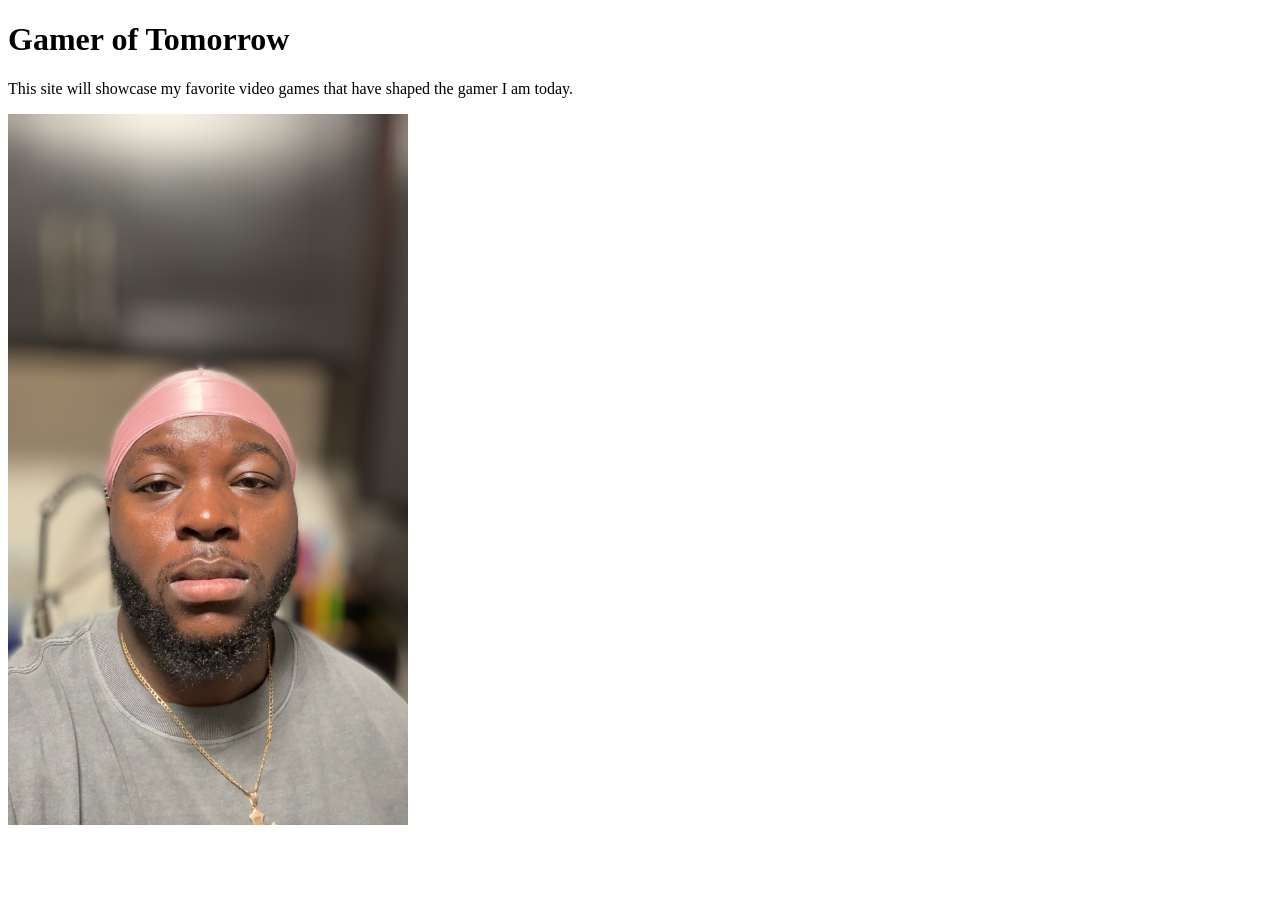
<file: w2/index.html>
<!DOCTYPE html>
<html lang="en">

<head>
    <meta charset="UTF-8">
    <meta name="viewport" content="width=device-width, initial-scale=1.0">
    <title>Document</title>
</head>

<body>
    <h1>Gamer of Tomorrow</h1>
    <p>This site will showcase my favorite video games that have shaped the gamer I am today.</p>
    <img src="img/profile.jpg" width="400">

</body>

</html>
</file>
<file: p0/assets/css/main.css>
/**
* Template Name: Visible
* Template URL: https://bootstrapmade.com/visible-bootstrap-agency-template/
* Updated: May 22 2025 with Bootstrap v5.3.6
* Author: BootstrapMade.com
* License: https://bootstrapmade.com/license/
*/

/*--------------------------------------------------------------
# Font & Color Variables
# Help: https://bootstrapmade.com/color-system/
--------------------------------------------------------------*/
/* Fonts */
:root {
  --default-font: "Roboto",  system-ui, -apple-system, "Segoe UI", Roboto, "Helvetica Neue", Arial, "Noto Sans", "Liberation Sans", sans-serif, "Apple Color Emoji", "Segoe UI Emoji", "Segoe UI Symbol", "Noto Color Emoji";
  --heading-font: "Abel",  sans-serif;
  --nav-font: "Mukta",  sans-serif;
}

/* Global Colors - The following color variables are used throughout the website. Updating them here will change the color scheme of the entire website */
:root { 
  --background-color: #070d1a; /* Background color for the entire website, including individual sections */
  --default-color: #e4edf5; /* Default color used for the majority of the text content across the entire website */
  --heading-color: #f2f8fe; /* Color for headings, subheadings and title throughout the website */
  --accent-color: #10a3d7; /* Accent color that represents your brand on the website. It's used for buttons, links, and other elements that need to stand out */
  --surface-color: #131825; /* The surface color is used as a background of boxed elements within sections, such as cards, icon boxes, or other elements that require a visual separation from the global background. */
  --contrast-color: #ffffff; /* Contrast color for text, ensuring readability against backgrounds of accent, heading, or default colors. */
}

/* Nav Menu Colors - The following color variables are used specifically for the navigation menu. They are separate from the global colors to allow for more customization options */
:root {
  --nav-color: #e4edf5;  /* The default color of the main navmenu links */
  --nav-hover-color: #10a3d7; /* Applied to main navmenu links when they are hovered over or active */
  --nav-mobile-background-color: rgba(22, 29, 44, 0.95); /* Used as the background color for mobile navigation menu */
  --nav-dropdown-background-color: rgba(23, 30, 47, 0.95); /* Used as the background color for dropdown items that appear when hovering over primary navigation items */
  --nav-dropdown-color: rgba(215, 226, 235, 0.645); /* Used for navigation links of the dropdown items in the navigation menu. */
  --nav-dropdown-hover-color: #ffffff; /* Similar to --nav-hover-color, this color is applied to dropdown navigation links when they are hovered over. */
}

/* Color Presets - These classes override global colors when applied to any section or element, providing reuse of the sam color scheme. */

.light-background {
  --background-color: #111623;
  --surface-color: #161c2a;
}

.dark-background {
  --background-color: #060606;
  --default-color: #ffffff;
  --heading-color: #ffffff;
  --surface-color: #252525;
  --contrast-color: #ffffff;
}

/* Smooth scroll */
:root {
  scroll-behavior: smooth;
}

/*--------------------------------------------------------------
# General Styling & Shared Classes
--------------------------------------------------------------*/
body {
  color: var(--default-color);
  background-color: var(--background-color);
  font-family: var(--default-font);
}

a {
  color: var(--accent-color);
  text-decoration: none;
  transition: 0.3s;
}

a:hover {
  color: color-mix(in srgb, var(--accent-color), transparent 25%);
  text-decoration: none;
}

h1,
h2,
h3,
h4,
h5,
h6 {
  color: var(--heading-color);
  font-family: var(--heading-font);
}

/* PHP Email Form Messages
------------------------------*/
.php-email-form .error-message {
  display: none;
  background: #df1529;
  color: #ffffff;
  text-align: left;
  padding: 15px;
  margin-bottom: 24px;
  font-weight: 600;
}

.php-email-form .sent-message {
  display: none;
  color: #ffffff;
  background: #059652;
  text-align: center;
  padding: 15px;
  margin-bottom: 24px;
  font-weight: 600;
}

.php-email-form .loading {
  display: none;
  background: var(--surface-color);
  text-align: center;
  padding: 15px;
  margin-bottom: 24px;
}

.php-email-form .loading:before {
  content: "";
  display: inline-block;
  border-radius: 50%;
  width: 24px;
  height: 24px;
  margin: 0 10px -6px 0;
  border: 3px solid var(--accent-color);
  border-top-color: var(--surface-color);
  animation: php-email-form-loading 1s linear infinite;
}

@keyframes php-email-form-loading {
  0% {
    transform: rotate(0deg);
  }

  100% {
    transform: rotate(360deg);
  }
}

/*--------------------------------------------------------------
# Global Header
--------------------------------------------------------------*/
.header {
  --background-color: rgba(255, 255, 255, 0);
  color: var(--default-color);
  background-color: var(--background-color);
  padding: 15px;
  transition: all 0.5s;
  z-index: 997;
}

.header .logo {
  line-height: 1;
}

.header .logo img {
  max-height: 32px;
  margin-right: 8px;
}

.header .logo h1 {
  font-size: 30px;
  margin: 0;
  font-weight: 700;
  letter-spacing: 2px;
  text-transform: uppercase;
  color: var(--heading-color);
}

.scrolled .header {
  box-shadow: 0px 0 18px rgba(0, 0, 0, 0.1);
}

/*--------------------------------------------------------------
# Navigation Menu
--------------------------------------------------------------*/
/* Navmenu */
.mobile-nav-toggle {
  color: var(--nav-color);
  position: fixed;
  top: 20px;
  right: 20px;
  font-size: 32px;
  line-height: 0;
  cursor: pointer;
  display: block !important;
  z-index: 998;
  transition: 0.3s;
}

.mobile-nav-toggle:hover {
  color: var(--nav-hover-color);
}

.navmenu {
  position: fixed;
  top: 0;
  bottom: 0;
  right: -300px;
  z-index: 997;
  transition: 0.3s;
  width: 300px;
  overflow: hidden;
}

.navmenu ul {
  display: block;
  list-style: none;
  padding: 20px 10px;
  margin: 0;
  overflow-y: auto;
  transition: 0.3s;
  z-index: 998;
}

.navmenu a,
.navmenu a:focus {
  color: var(--nav-dropdown-color);
  padding: 15px 20px;
  font-family: var(--nav-font);
  font-size: 17px;
  font-weight: 500;
  display: flex;
  align-items: center;
  justify-content: space-between;
  white-space: nowrap;
  transition: 0.3s;
}

.navmenu a i,
.navmenu a:focus i {
  font-size: 12px;
  line-height: 0;
  margin-left: 5px;
  width: 30px;
  height: 30px;
  display: flex;
  align-items: center;
  justify-content: center;
  border-radius: 50%;
  transition: 0.3s;
  background-color: color-mix(in srgb, var(--accent-color), transparent 90%);
}

.navmenu a i:hover,
.navmenu a:focus i:hover {
  background-color: var(--accent-color);
  color: var(--contrast-color);
}

.navmenu a:hover,
.navmenu .active,
.navmenu .active:focus {
  color: var(--nav-dropdown-hover-color);
}

.navmenu .active i,
.navmenu .active:focus i {
  background-color: var(--accent-color);
  color: var(--contrast-color);
  transform: rotate(180deg);
}

.navmenu .dropdown ul {
  position: static;
  display: none;
  z-index: 99;
  padding: 10px 0;
  margin: 10px 20px;
  box-shadow: none;
  transition: all 0.5s ease-in-out;
}

.navmenu .dropdown>.dropdown-active {
  display: block;
  background-color: var(--nav-dropdown-background-color);
  border: 1px solid color-mix(in srgb, var(--nav-dropdown-color), transparent 90%);
}

.mobile-nav-active .mobile-nav-toggle {
  right: 310px;
  font-size: 36px;
}

.mobile-nav-active .navmenu {
  position: fixed;
  overflow: hidden;
  top: 0;
  bottom: 0;
  right: 0;
  background-color: var(--nav-mobile-background-color);
  transition: 0.3s;
}

/*--------------------------------------------------------------
# Global Footer
--------------------------------------------------------------*/
.footer {
  color: var(--default-color);
  background-color: var(--background-color);
  font-size: 14px;
  padding-bottom: 50px;
  position: relative;
}

.footer .footer-top {
  padding-top: 50px;
  border-top: 1px solid color-mix(in srgb, var(--default-color), transparent 90%);
}

.footer .footer-about .logo {
  line-height: 1;
  margin-bottom: 25px;
}

.footer .footer-about .logo img {
  max-height: 40px;
  margin-right: 6px;
}

.footer .footer-about .logo span {
  color: var(--heading-color);
  font-size: 30px;
  font-weight: 700;
  letter-spacing: 1px;
  font-family: var(--heading-font);
}

.footer .footer-about p {
  font-size: 14px;
  font-family: var(--heading-font);
}

.footer .social-links a {
  display: flex;
  align-items: center;
  justify-content: center;
  width: 40px;
  height: 40px;
  border-radius: 50%;
  border: 1px solid color-mix(in srgb, var(--default-color), transparent 50%);
  font-size: 16px;
  color: color-mix(in srgb, var(--default-color), transparent 50%);
  margin-right: 10px;
  transition: 0.3s;
}

.footer .social-links a:hover {
  color: var(--accent-color);
  border-color: var(--accent-color);
}

.footer h4 {
  font-size: 16px;
  font-weight: bold;
  position: relative;
  padding-bottom: 12px;
}

.footer .footer-links {
  margin-bottom: 30px;
}

.footer .footer-links ul {
  list-style: none;
  padding: 0;
  margin: 0;
}

.footer .footer-links ul i {
  padding-right: 2px;
  font-size: 12px;
  line-height: 0;
}

.footer .footer-links ul li {
  padding: 10px 0;
  display: flex;
  align-items: center;
}

.footer .footer-links ul li:first-child {
  padding-top: 0;
}

.footer .footer-links ul a {
  color: color-mix(in srgb, var(--default-color), transparent 20%);
  display: inline-block;
  line-height: 1;
}

.footer .footer-links ul a:hover {
  color: var(--accent-color);
}

.footer .footer-contact p {
  margin-bottom: 5px;
}

.footer .copyright {
  padding-top: 25px;
  padding-bottom: 25px;
  background-color: color-mix(in srgb, var(--default-color), transparent 95%);
}

.footer .copyright p {
  margin-bottom: 0;
}

.footer .credits {
  margin-top: 6px;
  font-size: 13px;
}

/*--------------------------------------------------------------
# Preloader
--------------------------------------------------------------*/
#preloader {
  position: fixed;
  inset: 0;
  z-index: 999999;
  overflow: hidden;
  background: var(--background-color);
  transition: all 0.6s ease-out;
}

#preloader:before {
  content: "";
  position: fixed;
  top: calc(50% - 30px);
  left: calc(50% - 30px);
  border: 6px solid #ffffff;
  border-color: var(--accent-color) transparent var(--accent-color) transparent;
  border-radius: 50%;
  width: 60px;
  height: 60px;
  animation: animate-preloader 1.5s linear infinite;
}

@keyframes animate-preloader {
  0% {
    transform: rotate(0deg);
  }

  100% {
    transform: rotate(360deg);
  }
}

/*--------------------------------------------------------------
# Scroll Top Button
--------------------------------------------------------------*/
.scroll-top {
  position: fixed;
  visibility: hidden;
  opacity: 0;
  right: 15px;
  bottom: 15px;
  z-index: 99999;
  background-color: var(--accent-color);
  width: 40px;
  height: 40px;
  border-radius: 4px;
  transition: all 0.4s;
}

.scroll-top i {
  font-size: 24px;
  color: var(--contrast-color);
  line-height: 0;
}

.scroll-top:hover {
  background-color: color-mix(in srgb, var(--accent-color), transparent 20%);
  color: var(--contrast-color);
}

.scroll-top.active {
  visibility: visible;
  opacity: 1;
}

/*--------------------------------------------------------------
# Disable aos animation delay on mobile devices
--------------------------------------------------------------*/
@media screen and (max-width: 768px) {
  [data-aos-delay] {
    transition-delay: 0 !important;
  }
}

/*--------------------------------------------------------------
# Global Page Titles & Breadcrumbs
--------------------------------------------------------------*/
.page-title {
  color: var(--default-color);
  background-color: var(--background-color);
  position: relative;
}

.page-title .heading {
  padding: 80px 0;
  border-top: 1px solid color-mix(in srgb, var(--default-color), transparent 90%);
}

.page-title .heading h1 {
  font-size: 38px;
  font-weight: 700;
}

.page-title nav {
  background-color: color-mix(in srgb, var(--default-color), transparent 95%);
  padding: 20px 0;
}

.page-title nav ol {
  display: flex;
  flex-wrap: wrap;
  list-style: none;
  margin: 0;
  font-size: 16px;
  font-weight: 600;
}

.page-title nav ol li+li {
  padding-left: 10px;
}

.page-title nav ol li+li::before {
  content: "/";
  display: inline-block;
  padding-right: 10px;
  color: color-mix(in srgb, var(--default-color), transparent 70%);
}

/*--------------------------------------------------------------
# Global Sections
--------------------------------------------------------------*/
section,
.section {
  color: var(--default-color);
  background-color: var(--background-color);
  padding: 60px 0;
  scroll-margin-top: 0;
  overflow: clip;
}

@media (max-width: 1199px) {

  section,
  .section {
    scroll-margin-top: 0;
  }
}

/*--------------------------------------------------------------
# Global Section Titles
--------------------------------------------------------------*/
.section-title {
  text-align: center;
  padding: 30px 0;
  margin-bottom: 30px;
  position: relative;
}

.section-title h2 {
  font-size: 32px;
  font-weight: 700;
  text-transform: uppercase;
  margin-bottom: 20px;
  padding-bottom: 0;
  position: relative;
  z-index: 2;
}

.section-title span {
  position: absolute;
  top: 4px;
  color: color-mix(in srgb, var(--heading-color), transparent 95%);
  left: 0;
  right: 0;
  z-index: 1;
  font-weight: 700;
  font-size: 52px;
  text-transform: uppercase;
  line-height: 1;
}

.section-title p {
  margin-bottom: 0;
  position: relative;
  z-index: 2;
}

@media (max-width: 575px) {
  .section-title h2 {
    font-size: 28px;
    margin-bottom: 15px;
  }

  .section-title span {
    font-size: 38px;
  }
}

/*--------------------------------------------------------------
# Hero Section
--------------------------------------------------------------*/
.hero {
  padding-top: 20px;
  position: relative;
  min-height: 100vh;
  width: 100%;
  display: flex;
  align-items: center;
  overflow: hidden;
  padding-bottom: 80px;
}

.hero::before {
  content: "";
  position: absolute;
  top: 0;
  left: 0;
  right: 0;
  bottom: 0;
  background-image: radial-gradient(circle, color-mix(in srgb, var(--accent-color), transparent 90%) 1px, transparent 1px);
  background-size: 30px 30px;
  opacity: 0.5;
  z-index: 1;
}

.hero .container {
  position: relative;
  z-index: 2;
}

.hero .hero-content {
  padding-right: 2.5rem;
}

@media (max-width: 991px) {
  .hero .hero-content {
    padding-right: 0;
    margin-bottom: 4rem;
    text-align: center;
  }
}

.hero .hero-content .subtitle {
  margin-bottom: 1.5rem;
  position: relative;
  display: inline-block;
}

.hero .hero-content .subtitle span {
  font-size: 1rem;
  font-weight: 700;
  letter-spacing: 3px;
  padding-bottom: 10px;
  position: relative;
  color: color-mix(in srgb, var(--heading-color), transparent 20%);
}

.hero .hero-content .subtitle span::after {
  content: "";
  position: absolute;
  left: 0;
  bottom: 0;
  width: 40px;
  height: 2px;
  background-color: var(--accent-color);
}

@media (max-width: 991px) {
  .hero .hero-content .subtitle span::after {
    right: 0;
    margin: 0 auto;
  }
}

.hero .hero-content .title {
  font-size: 4.5rem;
  line-height: 1.1;
  font-weight: 800;
  margin-bottom: 2rem;
  letter-spacing: -1px;
  color: var(--heading-color);
}

.hero .hero-content .title .highlight {
  position: relative;
  display: inline-block;
  color: var(--accent-color);
}

.hero .hero-content .title .highlight::after {
  content: "";
  position: absolute;
  bottom: 10px;
  left: 0;
  width: 100%;
  height: 8px;
  background-color: color-mix(in srgb, var(--accent-color), transparent 85%);
  z-index: -1;
}

@media (max-width: 1200px) {
  .hero .hero-content .title {
    font-size: 3.8rem;
  }
}

@media (max-width: 991px) {
  .hero .hero-content .title {
    font-size: 3.2rem;
  }
}

@media (max-width: 767px) {
  .hero .hero-content .title {
    font-size: 2.8rem;
  }
}

@media (max-width: 480px) {
  .hero .hero-content .title {
    font-size: 2.4rem;
  }
}

.hero .hero-content .description {
  margin-bottom: 2.5rem;
}

.hero .hero-content .description p {
  font-size: 1.05rem;
  line-height: 1.7;
  color: color-mix(in srgb, var(--default-color), transparent 20%);
}

.hero .hero-content .hero-buttons {
  display: flex;
  gap: 1.25rem;
}

@media (max-width: 991px) {
  .hero .hero-content .hero-buttons {
    justify-content: center;
  }
}

@media (max-width: 480px) {
  .hero .hero-content .hero-buttons {
    flex-direction: column;
    gap: 1rem;
  }
}

.hero .hero-content .hero-buttons .primary-btn {
  display: inline-flex;
  align-items: center;
  justify-content: center;
  background-color: var(--accent-color);
  color: var(--contrast-color);
  padding: 1rem 2rem;
  border-radius: 50px;
  font-weight: 600;
  transition: all 0.3s ease;
}

.hero .hero-content .hero-buttons .primary-btn i {
  margin-left: 8px;
  font-size: 0.85rem;
  transition: transform 0.3s ease;
}

.hero .hero-content .hero-buttons .primary-btn:hover {
  background-color: color-mix(in srgb, var(--accent-color), transparent 20%);
  transform: translateY(-3px);
  box-shadow: 0 10px 20px color-mix(in srgb, var(--accent-color), transparent 80%);
}

.hero .hero-content .hero-buttons .primary-btn:hover i {
  transform: translateX(4px);
}

.hero .hero-content .hero-buttons .secondary-btn {
  display: inline-flex;
  align-items: center;
  justify-content: center;
  border: 1px solid color-mix(in srgb, var(--default-color), transparent 75%);
  background-color: transparent;
  color: var(--default-color);
  padding: 1rem 2rem;
  border-radius: 50px;
  font-weight: 600;
  transition: all 0.3s ease;
}

.hero .hero-content .hero-buttons .secondary-btn:hover {
  border-color: var(--default-color);
  transform: translateY(-3px);
}

.hero .hero-visual {
  position: relative;
}

.hero .hero-visual .image-wrapper {
  position: relative;
  border-radius: 20px;
  overflow: hidden;
  transform: perspective(1000px) rotateY(-5deg) rotateX(5deg);
  transition: transform 0.5s ease;
  box-shadow: 0 25px 50px -12px rgba(0, 0, 0, 0.25);
}

.hero .hero-visual .image-wrapper:hover {
  transform: perspective(1000px) rotateY(0deg) rotateX(0deg);
}

.hero .hero-visual .image-wrapper .main-image {
  width: 100%;
  height: auto;
  display: block;
}

.hero .hero-visual .image-wrapper .floating-element {
  position: absolute;
  width: 60px;
  height: 60px;
  display: flex;
  align-items: center;
  justify-content: center;
  border-radius: 50%;
  background-color: color-mix(in srgb, var(--surface-color), transparent 40%);
  backdrop-filter: blur(10px);
  box-shadow: 0 8px 32px rgba(0, 0, 0, 0.1);
  animation: float 6s ease-in-out infinite;
}

.hero .hero-visual .image-wrapper .floating-element i {
  font-size: 1.5rem;
  color: var(--accent-color);
}

.hero .hero-visual .image-wrapper .floating-element.top-left {
  top: -20px;
  left: -20px;
  animation-delay: 0.5s;
}

.hero .hero-visual .image-wrapper .floating-element.bottom-right {
  bottom: -20px;
  right: -20px;
  animation-delay: 1.5s;
}

.hero .hero-visual .image-wrapper .experience-badge {
  position: absolute;
  bottom: 30px;
  left: 30px;
  background-color: color-mix(in srgb, var(--surface-color), transparent 40%);
  backdrop-filter: blur(10px);
  border-radius: 10px;
  padding: 1rem;
  display: flex;
  flex-direction: column;
  box-shadow: 0 8px 32px rgba(0, 0, 0, 0.1);
  min-width: 140px;
}

.hero .hero-visual .image-wrapper .experience-badge .years {
  font-size: 2.2rem;
  font-weight: 800;
  color: var(--accent-color);
  line-height: 1;
}

.hero .hero-visual .image-wrapper .experience-badge .text {
  font-size: 0.85rem;
  color: var(--default-color);
  font-weight: 500;
}

.hero .hero-visual .client-counter {
  position: absolute;
  top: 30px;
  right: -30px;
  background-color: var(--surface-color);
  border-radius: 10px;
  padding: 1.25rem;
  box-shadow: 0 10px 30px rgba(0, 0, 0, 0.1);
  display: flex;
  flex-direction: column;
  align-items: flex-start;
  min-width: 160px;
}

@media (max-width: 991px) {
  .hero .hero-visual .client-counter {
    right: 0;
  }
}

@media (max-width: 767px) {
  .hero .hero-visual .client-counter {
    right: 20px;
  }
}

.hero .hero-visual .client-counter .counter-number span {
  font-size: 2rem;
  font-weight: 800;
  color: var(--heading-color);
}

.hero .hero-visual .client-counter .counter-text span {
  font-size: 0.9rem;
  color: color-mix(in srgb, var(--default-color), transparent 20%);
}

@keyframes float {
  0% {
    transform: translateY(0);
  }

  50% {
    transform: translateY(-15px);
  }

  100% {
    transform: translateY(0);
  }
}

/*--------------------------------------------------------------
# About Section
--------------------------------------------------------------*/
.about .about-image-wrapper {
  position: relative;
  margin-bottom: 3rem;
}

.about .about-image-wrapper img {
  box-shadow: 0 15px 30px rgba(0, 0, 0, 0.1);
}

.about .about-image-wrapper .mission-card {
  position: absolute;
  bottom: -30px;
  left: 0;
  right: 0;
  margin: 0 auto;
  width: 90%;
  background-color: var(--accent-color);
  padding: 1.5rem;
  border-radius: 12px;
  display: flex;
  align-items: center;
  gap: 1.25rem;
  box-shadow: 0 10px 30px color-mix(in srgb, var(--accent-color), transparent 70%);
}

.about .about-image-wrapper .mission-card .mission-icon {
  flex-shrink: 0;
  width: 60px;
  height: 60px;
  border-radius: 50%;
  background-color: color-mix(in srgb, var(--contrast-color), transparent 85%);
  display: flex;
  align-items: center;
  justify-content: center;
}

.about .about-image-wrapper .mission-card .mission-icon i {
  font-size: 1.75rem;
  color: var(--contrast-color);
}

.about .about-image-wrapper .mission-card .mission-content h4 {
  font-size: 1.25rem;
  color: var(--contrast-color);
  margin-bottom: 0.5rem;
  font-weight: 600;
}

.about .about-image-wrapper .mission-card .mission-content p {
  font-size: 0.95rem;
  color: var(--contrast-color);
  margin-bottom: 0;
}

.about .about-content .tag-badge {
  display: inline-block;
  background-color: color-mix(in srgb, var(--accent-color), transparent 85%);
  color: var(--accent-color);
  font-size: 0.75rem;
  font-weight: 600;
  padding: 0.5rem 1rem;
  border-radius: 6px;
  text-transform: uppercase;
  letter-spacing: 1px;
  margin-bottom: 1rem;
}

.about .about-content h2 {
  font-size: 2.25rem;
  font-weight: 700;
  margin-bottom: 1.5rem;
  line-height: 1.3;
}

@media (max-width: 991px) {
  .about .about-content h2 {
    font-size: 1.75rem;
  }
}

.about .about-content .about-info p {
  margin-bottom: 1rem;
  font-size: 1rem;
  line-height: 1.7;
}

.about .about-content .about-info p:last-child {
  margin-bottom: 0;
}

.about .about-content .values-title {
  font-size: 1.25rem;
  font-weight: 600;
  margin-top: 2rem;
}

.about .about-content .values-list {
  display: flex;
  flex-wrap: wrap;
  gap: 1rem;
}

.about .about-content .values-list .value-item {
  display: flex;
  align-items: center;
  gap: 0.75rem;
  background-color: color-mix(in srgb, var(--background-color), var(--default-color) 5%);
  padding: 0.75rem 1.25rem;
  border-radius: 50px;
  transition: all 0.3s ease;
}

.about .about-content .values-list .value-item:hover {
  transform: translateY(-3px);
  background-color: color-mix(in srgb, var(--accent-color), transparent 90%);
}

.about .about-content .values-list .value-item .value-icon {
  display: flex;
  align-items: center;
  justify-content: center;
  width: 24px;
  height: 24px;
  border-radius: 50%;
  background-color: var(--accent-color);
}

.about .about-content .values-list .value-item .value-icon i {
  color: var(--contrast-color);
  font-size: 14px;
}

.about .about-content .values-list .value-item .value-text {
  font-weight: 500;
  font-size: 0.95rem;
}

@media (max-width: 991px) {
  .about .about-content {
    margin-top: 3rem;
  }
}

/*--------------------------------------------------------------
# Stats Section
--------------------------------------------------------------*/
.stats .stats-wrapper {
  display: grid;
  grid-template-columns: repeat(4, 1fr);
  gap: 20px;
}

@media (max-width: 992px) {
  .stats .stats-wrapper {
    grid-template-columns: repeat(2, 1fr);
  }
}

@media (max-width: 576px) {
  .stats .stats-wrapper {
    grid-template-columns: 1fr;
  }
}

.stats .stats-item {
  background: linear-gradient(135deg, color-mix(in srgb, var(--surface-color), transparent 5%), var(--surface-color));
  border-radius: 15px;
  padding: 40px 20px;
  text-align: center;
  position: relative;
  transition: transform 0.3s ease, box-shadow 0.3s ease;
  box-shadow: 0 10px 30px rgba(0, 0, 0, 0.05);
  overflow: hidden;
}

.stats .stats-item:hover {
  transform: translateY(-10px);
  box-shadow: 0 15px 35px rgba(0, 0, 0, 0.1);
}

.stats .stats-item:hover .icon-wrapper {
  transform: scale(1.1);
}

.stats .stats-item:nth-child(1) .icon-wrapper {
  background-color: color-mix(in srgb, var(--accent-color), transparent 85%);
}

.stats .stats-item:nth-child(1) .icon-wrapper i {
  color: color-mix(in srgb, var(--accent-color), transparent 10%);
}

.stats .stats-item:nth-child(2) .icon-wrapper {
  background-color: color-mix(in srgb, #ff7e00, transparent 85%);
}

.stats .stats-item:nth-child(2) .icon-wrapper i {
  color: color-mix(in srgb, #ff7e00, transparent 10%);
}

.stats .stats-item:nth-child(3) .icon-wrapper {
  background-color: color-mix(in srgb, #00c875, transparent 85%);
}

.stats .stats-item:nth-child(3) .icon-wrapper i {
  color: color-mix(in srgb, #00c875, transparent 10%);
}

.stats .stats-item:nth-child(4) .icon-wrapper {
  background-color: color-mix(in srgb, #e83e8c, transparent 85%);
}

.stats .stats-item:nth-child(4) .icon-wrapper i {
  color: color-mix(in srgb, #e83e8c, transparent 10%);
}

.stats .stats-item .icon-wrapper {
  width: 80px;
  height: 80px;
  border-radius: 50%;
  display: flex;
  align-items: center;
  justify-content: center;
  margin: 0 auto 20px;
  transition: transform 0.3s ease;
}

.stats .stats-item .icon-wrapper i {
  font-size: 36px;
}

.stats .stats-item span {
  display: block;
  font-size: 48px;
  font-weight: 700;
  color: var(--heading-color);
  margin-bottom: 10px;
  line-height: 1;
  font-family: var(--heading-font);
}

.stats .stats-item p {
  color: var(--default-color);
  font-size: 18px;
  margin: 0;
  font-weight: 500;
  font-family: var(--heading-font);
  opacity: 0.8;
}

/*--------------------------------------------------------------
# Services Section
--------------------------------------------------------------*/
.services .services-header {
  margin-bottom: 4rem;
}

@media (max-width: 992px) {
  .services .services-header {
    margin-bottom: 3rem;
  }
}

.services .services-intro {
  padding-right: 2rem;
}

@media (max-width: 992px) {
  .services .services-intro {
    padding-right: 0;
    margin-bottom: 2.5rem;
  }
}

.services .services-intro .services-tag {
  display: inline-block;
  background-color: var(--accent-color);
  color: var(--contrast-color);
  font-size: 0.85rem;
  font-weight: 600;
  padding: 0.5rem 1.25rem;
  border-radius: 4px;
  margin-bottom: 1.5rem;
  text-transform: uppercase;
  letter-spacing: 1px;
}

.services .services-intro h2 {
  font-size: 2.5rem;
  font-weight: 700;
  margin-bottom: 1.5rem;
  line-height: 1.2;
  color: var(--heading-color);
}

@media (max-width: 768px) {
  .services .services-intro h2 {
    font-size: 2rem;
  }
}

.services .services-intro p {
  font-size: 1.1rem;
  line-height: 1.6;
  color: color-mix(in srgb, var(--default-color), transparent 20%);
}

.services .services-stats {
  display: flex;
  flex-direction: column;
  gap: 1.5rem;
}

.services .services-stats .stat-item {
  background: linear-gradient(135deg, var(--surface-color), color-mix(in srgb, var(--surface-color), var(--accent-color) 5%));
  border-radius: 8px;
  padding: 1.5rem;
  box-shadow: 0 10px 30px rgba(0, 0, 0, 0.05);
  border-left: 4px solid var(--accent-color);
}

.services .services-stats .stat-item .stat-number {
  display: block;
  font-size: 2.5rem;
  font-weight: 700;
  color: var(--heading-color);
  line-height: 1.1;
  margin-bottom: 0.5rem;
}

.services .services-stats .stat-item .stat-label {
  display: block;
  font-size: 0.95rem;
  color: color-mix(in srgb, var(--default-color), transparent 20%);
  font-weight: 500;
}

.services .service-card {
  height: 100%;
}

.services .service-card .service-card-inner {
  background-color: var(--surface-color);
  border-radius: 8px;
  padding: 2rem;
  height: 100%;
  transition: all 0.3s ease;
  position: relative;
  box-shadow: 0 10px 30px rgba(0, 0, 0, 0.05);
  border: 1px solid rgba(0, 0, 0, 0.05);
}

.services .service-card .service-card-inner:hover {
  transform: translateY(-10px);
  box-shadow: 0 15px 35px rgba(0, 0, 0, 0.1);
}

.services .service-card .service-card-inner:hover .service-icon {
  background-color: var(--accent-color);
  color: var(--contrast-color);
}

.services .service-card .service-card-inner .service-icon {
  width: 60px;
  height: 60px;
  background-color: color-mix(in srgb, var(--accent-color), transparent 90%);
  color: var(--accent-color);
  border-radius: 8px;
  display: flex;
  align-items: center;
  justify-content: center;
  font-size: 1.5rem;
  margin-bottom: 1.5rem;
  transition: all 0.3s ease;
}

.services .service-card .service-card-inner h3 {
  font-size: 1.25rem;
  font-weight: 700;
  margin-bottom: 1rem;
  color: var(--heading-color);
}

.services .service-card .service-card-inner p {
  color: color-mix(in srgb, var(--default-color), transparent 20%);
  margin-bottom: 0;
  font-size: 0.95rem;
  line-height: 1.6;
}

/*--------------------------------------------------------------
# Features Section
--------------------------------------------------------------*/
.features {
  padding-top: 60px;
  padding-bottom: 30px;
}

.features .features-overview {
  display: flex;
  margin-bottom: 60px;
  gap: 40px;
}

@media (max-width: 991px) {
  .features .features-overview {
    flex-direction: column;
  }
}

.features .features-overview .main-heading {
  flex: 1;
  padding-right: 20px;
}

.features .features-overview .main-heading h2 {
  font-size: 36px;
  font-weight: 700;
  margin-bottom: 20px;
  line-height: 1.2;
}

.features .features-overview .main-heading p {
  font-size: 17px;
  line-height: 1.7;
  color: color-mix(in srgb, var(--default-color), transparent 20%);
  margin-bottom: 30px;
}

.features .features-overview .main-heading .achievement-badges {
  display: flex;
  gap: 30px;
  margin-top: 40px;
}

@media (max-width: 576px) {
  .features .features-overview .main-heading .achievement-badges {
    flex-direction: column;
    gap: 20px;
  }
}

.features .features-overview .main-heading .achievement-badges .achievement {
  display: flex;
  align-items: center;
  gap: 15px;
}

.features .features-overview .main-heading .achievement-badges .achievement .achievement-icon {
  width: 50px;
  height: 50px;
  border-radius: 50%;
  background: color-mix(in srgb, var(--accent-color), transparent 90%);
  display: flex;
  align-items: center;
  justify-content: center;
}

.features .features-overview .main-heading .achievement-badges .achievement .achievement-icon i {
  font-size: 22px;
  color: var(--accent-color);
}

.features .features-overview .main-heading .achievement-badges .achievement .achievement-info {
  display: flex;
  flex-direction: column;
}

.features .features-overview .main-heading .achievement-badges .achievement .achievement-info .achievement-value {
  font-size: 24px;
  font-weight: 700;
  color: var(--heading-color);
  line-height: 1.2;
}

.features .features-overview .main-heading .achievement-badges .achievement .achievement-info .achievement-label {
  font-size: 14px;
  color: color-mix(in srgb, var(--default-color), transparent 25%);
}

.features .features-overview .features-card-wrapper {
  flex: 1.2;
  display: flex;
  flex-direction: column;
  gap: 20px;
}

.features .features-overview .features-card-wrapper .features-row {
  display: grid;
  grid-template-columns: repeat(2, 1fr);
  gap: 20px;
}

@media (max-width: 767px) {
  .features .features-overview .features-card-wrapper .features-row {
    grid-template-columns: 1fr;
  }
}

.features .features-overview .features-card-wrapper .feature-card {
  background-color: var(--surface-color);
  border-radius: 16px;
  box-shadow: 0 8px 25px rgba(0, 0, 0, 0.05);
  padding: 25px;
  transition: all 0.3s ease;
  border: 1px solid rgba(0, 0, 0, 0.04);
  height: 100%;
  position: relative;
  overflow: hidden;
}

.features .features-overview .features-card-wrapper .feature-card:hover {
  transform: translateY(-5px);
  box-shadow: 0 15px 35px rgba(0, 0, 0, 0.1);
}

.features .features-overview .features-card-wrapper .feature-card.feature-primary {
  border-left: 4px solid var(--accent-color);
}

.features .features-overview .features-card-wrapper .feature-card .feature-icon {
  margin-bottom: 20px;
}

.features .features-overview .features-card-wrapper .feature-card .feature-icon i {
  font-size: 32px;
  color: var(--accent-color);
}

.features .features-overview .features-card-wrapper .feature-card .feature-details h3 {
  font-size: 20px;
  font-weight: 600;
  margin-bottom: 12px;
}

.features .features-overview .features-card-wrapper .feature-card .feature-details p {
  font-size: 15px;
  line-height: 1.6;
  color: color-mix(in srgb, var(--default-color), transparent 20%);
  margin-bottom: 20px;
}

.features .features-overview .features-card-wrapper .feature-card .feature-details .feature-status {
  display: inline-flex;
  align-items: center;
  gap: 8px;
  font-size: 13px;
  font-weight: 500;
  padding: 6px 12px;
  border-radius: 20px;
}

.features .features-overview .features-card-wrapper .feature-card .feature-details .feature-status .status-indicator {
  width: 8px;
  height: 8px;
  border-radius: 50%;
  display: inline-block;
}

.features .features-overview .features-card-wrapper .feature-card .feature-details .feature-status.active {
  background-color: rgba(25, 135, 84, 0.1);
  color: #198754;
}

.features .features-overview .features-card-wrapper .feature-card .feature-details .feature-status.active .status-indicator {
  background-color: #198754;
}

.features .features-overview .features-card-wrapper .feature-card .feature-details .feature-status.pending {
  background-color: rgba(255, 159, 67, 0.1);
  color: #ff9f43;
}

.features .features-overview .features-card-wrapper .feature-card .feature-details .feature-status.pending .status-indicator {
  background-color: #ff9f43;
}

.features .features-overview .features-card-wrapper .feature-card .feature-details .feature-status.scheduled {
  background-color: rgba(108, 117, 125, 0.1);
  color: #6c757d;
}

.features .features-overview .features-card-wrapper .feature-card .feature-details .feature-status.scheduled .status-indicator {
  background-color: #6c757d;
}

.features .additional-features {
  margin-bottom: 50px;
}

.features .additional-features .additional-feature-card {
  background-color: var(--surface-color);
  border-radius: 14px;
  padding: 30px;
  height: 100%;
  transition: all 0.3s ease;
  box-shadow: 0 5px 15px rgba(0, 0, 0, 0.03);
  border: 1px solid rgba(0, 0, 0, 0.03);
  position: relative;
}

.features .additional-features .additional-feature-card:hover {
  transform: translateY(-5px);
  box-shadow: 0 10px 20px rgba(0, 0, 0, 0.08);
}

.features .additional-features .additional-feature-card .icon-container {
  width: 60px;
  height: 60px;
  border-radius: 12px;
  background-color: color-mix(in srgb, var(--accent-color), transparent 92%);
  display: flex;
  align-items: center;
  justify-content: center;
  margin-bottom: 20px;
}

.features .additional-features .additional-feature-card .icon-container i {
  font-size: 28px;
  color: var(--accent-color);
}

.features .additional-features .additional-feature-card h4 {
  font-size: 20px;
  font-weight: 600;
  margin-bottom: 15px;
}

.features .additional-features .additional-feature-card p {
  font-size: 15px;
  line-height: 1.6;
  color: color-mix(in srgb, var(--default-color), transparent 20%);
  margin-bottom: 30px;
}

.features .additional-features .additional-feature-card .feature-tag {
  position: absolute;
  bottom: 30px;
  left: 30px;
  display: inline-flex;
  align-items: center;
  gap: 5px;
  font-size: 13px;
  font-weight: 500;
  padding: 5px 12px;
  border-radius: 20px;
}

.features .additional-features .additional-feature-card .feature-tag i {
  font-size: 14px;
}

.features .additional-features .additional-feature-card .feature-tag.active {
  background-color: rgba(25, 135, 84, 0.1);
  color: #198754;
}

.features .additional-features .additional-feature-card .feature-tag.pending {
  background-color: rgba(255, 159, 67, 0.1);
  color: #ff9f43;
}

.features .additional-features .additional-feature-card .feature-tag.scheduled {
  background-color: rgba(108, 117, 125, 0.1);
  color: #6c757d;
}

@media (max-width: 991px) {
  .features .features-overview .main-heading h2 {
    font-size: 30px;
  }
}

@media (max-width: 767px) {
  .features .features-overview .main-heading h2 {
    font-size: 26px;
  }

  .features .features-overview .main-heading p {
    font-size: 16px;
  }
}

/*--------------------------------------------------------------
# Features Alt Section
--------------------------------------------------------------*/
.features-alt {
  padding-top: 30px;
  padding-bottom: 60px;
}

.features-alt .nav-tabs {
  border: none;
  background: color-mix(in srgb, var(--surface-color), transparent 50%);
  border-radius: 16px;
  backdrop-filter: blur(8px);
}

.features-alt .nav-tabs .nav-item {
  margin-bottom: 15px;
}

.features-alt .nav-tabs .nav-item:last-child {
  margin-bottom: 0;
}

.features-alt .nav-tabs .nav-link {
  padding: 20px;
  border: none;
  border-radius: 12px;
  background: var(--surface-color);
  transition: all 0.4s ease;
  position: relative;
  overflow: hidden;
  cursor: pointer;
}

.features-alt .nav-tabs .nav-link .d-flex {
  position: relative;
  z-index: 1;
}

.features-alt .nav-tabs .nav-link .icon-box {
  width: 50px;
  height: 50px;
  display: flex;
  align-items: center;
  justify-content: center;
  border-radius: 12px;
  background: color-mix(in srgb, var(--accent-color), transparent 92%);
  transition: all 0.4s ease;
}

.features-alt .nav-tabs .nav-link .icon-box i {
  font-size: 24px;
  color: var(--accent-color);
  transition: all 0.4s ease;
}

.features-alt .nav-tabs .nav-link h4 {
  font-size: 16px;
  font-weight: 600;
  margin: 0 0 5px 0;
  color: var(--heading-color);
  transition: all 0.4s ease;
}

.features-alt .nav-tabs .nav-link p {
  font-size: 14px;
  margin: 0;
  color: color-mix(in srgb, var(--default-color), transparent 40%);
  transition: all 0.4s ease;
}

.features-alt .nav-tabs .nav-link:hover {
  transform: translateY(-2px);
}

.features-alt .nav-tabs .nav-link:hover::before {
  opacity: 1;
}

.features-alt .nav-tabs .nav-link:hover .icon-box {
  background: var(--accent-color);
}

.features-alt .nav-tabs .nav-link:hover .icon-box i {
  color: var(--contrast-color);
}

.features-alt .nav-tabs .nav-link:hover h4 {
  color: var(--accent-color);
}

.features-alt .nav-tabs .nav-link:hover p {
  color: color-mix(in srgb, var(--default-color), transparent 20%);
}

.features-alt .nav-tabs .nav-link.active {
  background: var(--accent-color);
}

.features-alt .nav-tabs .nav-link.active::before {
  opacity: 0;
}

.features-alt .nav-tabs .nav-link.active .icon-box {
  background: color-mix(in srgb, var(--contrast-color), transparent 85%);
}

.features-alt .nav-tabs .nav-link.active .icon-box i {
  color: var(--contrast-color);
}

.features-alt .nav-tabs .nav-link.active h4 {
  color: var(--contrast-color);
}

.features-alt .nav-tabs .nav-link.active p {
  color: color-mix(in srgb, var(--contrast-color), transparent 20%);
}

.features-alt .tab-content .content-box {
  background: var(--surface-color);
  border-radius: 16px;
  padding: 40px;
  box-shadow: 0 8px 32px rgba(0, 0, 0, 0.05);
  transition: all 0.4s ease;
}

.features-alt .tab-content .content-box h3 {
  font-size: 28px;
  font-weight: 700;
  color: var(--heading-color);
  margin-bottom: 20px;
  position: relative;
  padding-bottom: 15px;
}

.features-alt .tab-content .content-box h3::after {
  content: "";
  position: absolute;
  bottom: 0;
  left: 0;
  width: 50px;
  height: 3px;
  background: var(--accent-color);
  border-radius: 3px;
}

.features-alt .tab-content .content-box p {
  color: color-mix(in srgb, var(--default-color), transparent 20%);
  margin-bottom: 20px;
  font-size: 16px;
  line-height: 1.6;
}

.features-alt .tab-content .content-box p.highlight {
  background: linear-gradient(135deg, color-mix(in srgb, var(--accent-color), transparent 92%), color-mix(in srgb, var(--accent-color), transparent 95%));
  padding: 20px;
  border-radius: 12px;
  position: relative;
}

.features-alt .tab-content .content-box .features-list {
  list-style: none;
  padding: 0;
  margin: 30px 0 0 0;
}

.features-alt .tab-content .content-box .features-list li {
  display: flex;
  align-items: center;
  margin-bottom: 15px;
  padding-left: 8px;
  transition: all 0.3s ease;
}

.features-alt .tab-content .content-box .features-list li:last-child {
  margin-bottom: 0;
}

.features-alt .tab-content .content-box .features-list li i {
  font-size: 20px;
  color: var(--accent-color);
  margin-right: 12px;
}

.features-alt .tab-content .content-box .features-list li span {
  color: color-mix(in srgb, var(--default-color), transparent 20%);
}

.features-alt .tab-content .content-box .features-list li:hover {
  transform: translateX(5px);
}

.features-alt .tab-content .content-box .features-list li:hover span {
  color: var(--default-color);
}

.features-alt .tab-content .content-box .image-box {
  position: relative;
  border-radius: 12px;
  overflow: hidden;
  box-shadow: 0 15px 35px rgba(0, 0, 0, 0.1);
}

.features-alt .tab-content .content-box .image-box img {
  transition: all 0.6s ease;
}

.features-alt .tab-content .content-box .image-box:hover img {
  transform: scale(1.05);
}

.features-alt .tab-content .content-box .image-box::after {
  content: "";
  position: absolute;
  top: 0;
  left: 0;
  width: 100%;
  height: 100%;
  background: linear-gradient(180deg, transparent 0%, rgba(0, 0, 0, 0.05) 100%);
  pointer-events: none;
}

.features-alt .tab-pane {
  transition: all 0.4s ease;
}

.features-alt .tab-pane.fade {
  transform: translateY(10px);
  opacity: 0;
}

.features-alt .tab-pane.show {
  transform: translateY(0);
  opacity: 1;
}

@media (max-width: 991px) {
  .features-alt .nav-tabs {
    margin-bottom: 30px;
  }

  .features-alt .nav-tabs .nav-link {
    padding: 15px;
  }

  .features-alt .nav-tabs .nav-link .icon-box {
    width: 40px;
    height: 40px;
  }

  .features-alt .nav-tabs .nav-link .icon-box i {
    font-size: 20px;
  }

  .features-alt .tab-content .content-box {
    padding: 30px;
  }

  .features-alt .tab-content .content-box h3 {
    font-size: 24px;
  }
}

@media (max-width: 767px) {
  .features-alt .nav-tabs .nav-item {
    margin-bottom: 10px;
  }

  .features-alt .nav-tabs .nav-link h4 {
    font-size: 15px;
  }

  .features-alt .nav-tabs .nav-link p {
    font-size: 13px;
  }

  .features-alt .tab-content .content-box {
    padding: 25px;
  }

  .features-alt .tab-content .content-box h3 {
    font-size: 22px;
  }

  .features-alt .tab-content .content-box p {
    font-size: 15px;
  }
}

/*--------------------------------------------------------------
# Call To Action Section
--------------------------------------------------------------*/
.call-to-action {
  position: relative;
  padding: 100px 0;
  background: linear-gradient(170deg, var(--background-color) 0%, color-mix(in srgb, var(--background-color), var(--accent-color) 5%) 100%);
}

.call-to-action .cta-wrapper {
  position: relative;
  border-radius: 20px;
  background-color: var(--surface-color);
  box-shadow: 0 20px 60px color-mix(in srgb, var(--accent-color), transparent 92%);
  overflow: hidden;
}

.call-to-action .cta-shapes {
  position: absolute;
  width: 100%;
  height: 100%;
  pointer-events: none;
  z-index: 1;
  overflow: hidden;
}

.call-to-action .cta-shapes .shape {
  position: absolute;
  border-radius: 50%;
}

.call-to-action .cta-shapes .shape.shape-1 {
  width: 300px;
  height: 300px;
  background: linear-gradient(135deg, color-mix(in srgb, var(--accent-color), transparent 85%) 0%, color-mix(in srgb, var(--accent-color), transparent 95%) 100%);
  top: -150px;
  right: -100px;
}

.call-to-action .cta-shapes .shape.shape-2 {
  width: 200px;
  height: 200px;
  background: linear-gradient(225deg, color-mix(in srgb, var(--heading-color), transparent 85%) 0%, color-mix(in srgb, var(--heading-color), transparent 95%) 100%);
  bottom: -100px;
  left: 20%;
}

.call-to-action .cta-shapes .shape.shape-3 {
  width: 150px;
  height: 150px;
  background: linear-gradient(45deg, color-mix(in srgb, var(--accent-color), transparent 92%) 0%, color-mix(in srgb, var(--heading-color), transparent 92%) 100%);
  top: 30%;
  left: -75px;
}

.call-to-action .cta-content {
  position: relative;
  z-index: 2;
}

.call-to-action .cta-content .badge-custom {
  display: inline-block;
  background-color: color-mix(in srgb, var(--accent-color), transparent 90%);
  color: var(--accent-color);
  padding: 0.6rem 1.2rem;
  border-radius: 30px;
  font-size: 0.85rem;
  font-weight: 600;
  letter-spacing: 0.5px;
  text-transform: uppercase;
}

.call-to-action .cta-content h2 {
  font-size: 2.5rem;
  font-weight: 700;
  color: var(--heading-color);
  line-height: 1.2;
}

.call-to-action .cta-content p {
  color: color-mix(in srgb, var(--default-color), transparent 20%);
  font-size: 1.05rem;
  line-height: 1.6;
}

.call-to-action .benefits-row {
  margin-top: 2rem;
}

.call-to-action .benefits-row .benefit-item {
  display: flex;
  align-items: flex-start;
  margin-bottom: 1rem;
}

.call-to-action .benefits-row .benefit-item .icon-box {
  width: 50px;
  height: 50px;
  min-width: 50px;
  background: linear-gradient(135deg, var(--accent-color) 0%, color-mix(in srgb, var(--accent-color), transparent 20%) 100%);
  color: var(--contrast-color);
  display: flex;
  align-items: center;
  justify-content: center;
  border-radius: 12px;
  margin-right: 1rem;
  font-size: 1.25rem;
}

.call-to-action .benefits-row .benefit-item .benefit-content h5 {
  margin-bottom: 0.5rem;
  font-weight: 600;
  color: var(--heading-color);
}

.call-to-action .benefits-row .benefit-item .benefit-content p {
  margin: 0;
  font-size: 0.9rem;
  color: color-mix(in srgb, var(--default-color), transparent 25%);
  line-height: 1.5;
}

.call-to-action .action-buttons {
  display: flex;
  flex-wrap: wrap;
  align-items: center;
  gap: 1rem;
}

.call-to-action .action-buttons .btn {
  padding: 0.75rem 2rem;
  font-weight: 600;
  border-radius: 8px;
  transition: all 0.3s ease;
  font-size: 1rem;
  box-shadow: none;
}

.call-to-action .action-buttons .btn.btn-primary {
  background-color: var(--accent-color);
  border-color: var(--accent-color);
  color: var(--contrast-color);
}

.call-to-action .action-buttons .btn.btn-primary:hover {
  background-color: color-mix(in srgb, var(--accent-color), black 10%);
  transform: translateY(-3px);
  box-shadow: 0 10px 20px color-mix(in srgb, var(--accent-color), transparent 80%);
}

.call-to-action .action-buttons .btn.btn-outline {
  background-color: transparent;
  border: 2px solid color-mix(in srgb, var(--accent-color), transparent 30%);
  color: var(--accent-color);
}

.call-to-action .action-buttons .btn.btn-outline:hover {
  background-color: color-mix(in srgb, var(--accent-color), transparent 90%);
  transform: translateY(-3px);
}

.call-to-action .action-buttons .guarantee-badge {
  display: flex;
  align-items: center;
  gap: 0.5rem;
  margin-left: 1rem;
  color: var(--heading-color);
  font-size: 0.9rem;
  font-weight: 500;
}

.call-to-action .action-buttons .guarantee-badge i {
  color: var(--accent-color);
  font-size: 1.25rem;
}

.call-to-action .cta-image-container {
  position: relative;
  height: 100%;
  background-color: color-mix(in srgb, var(--accent-color), transparent 95%);
  display: flex;
  align-items: center;
  justify-content: center;
  padding: 3rem;
  z-index: 2;
}

.call-to-action .cta-image-container .main-image {
  position: relative;
  z-index: 2;
  max-height: 400px;
  object-fit: contain;
}

.call-to-action .cta-image-container .floating-element {
  position: absolute;
  background-color: var(--surface-color);
  border-radius: 12px;
  padding: 0.75rem 1rem;
  display: flex;
  align-items: center;
  gap: 0.5rem;
  box-shadow: 0 10px 20px rgba(0, 0, 0, 0.08);
  z-index: 3;
}

.call-to-action .cta-image-container .floating-element i {
  color: var(--accent-color);
  font-size: 1.1rem;
}

.call-to-action .cta-image-container .floating-element span {
  font-weight: 600;
  font-size: 0.9rem;
  color: var(--heading-color);
}

.call-to-action .cta-image-container .floating-element.element-1 {
  top: 20%;
  left: 0;
  animation: float1 4s ease-in-out infinite;
}

.call-to-action .cta-image-container .floating-element.element-2 {
  bottom: 25%;
  right: 0;
  animation: float2 5s ease-in-out infinite;
}

.call-to-action .cta-image-container .pattern-dots {
  position: absolute;
  width: 170px;
  height: 170px;
  background-image: radial-gradient(color-mix(in srgb, var(--accent-color), transparent 40%) 2px, transparent 2px);
  background-size: 15px 15px;
  bottom: 10%;
  left: 10%;
  z-index: 1;
  border-radius: 20px;
  opacity: 0.6;
}

@keyframes float1 {

  0%,
  100% {
    transform: translateY(0);
  }

  50% {
    transform: translateY(-10px);
  }
}

@keyframes float2 {

  0%,
  100% {
    transform: translateY(0);
  }

  50% {
    transform: translateY(10px);
  }
}

@media (max-width: 991.98px) {
  .call-to-action {
    padding: 70px 0;
  }

  .call-to-action .row {
    flex-direction: column-reverse;
  }

  .call-to-action .cta-image-container {
    padding: 2rem;
    min-height: 350px;
  }

  .call-to-action .cta-image-container .floating-element.element-1 {
    top: 15%;
    left: 10%;
  }

  .call-to-action .cta-image-container .floating-element.element-2 {
    bottom: 15%;
    right: 10%;
  }

  .call-to-action .cta-content {
    padding: 2rem !important;
  }

  .call-to-action .cta-content h2 {
    font-size: 2rem;
  }

  .call-to-action .action-buttons {
    flex-direction: column;
    align-items: flex-start;
  }

  .call-to-action .action-buttons .btn {
    width: 100%;
  }

  .call-to-action .action-buttons .guarantee-badge {
    margin-left: 0;
    margin-top: 1rem;
  }
}

@media (max-width: 576px) {
  .call-to-action {
    padding: 50px 0;
  }

  .call-to-action .cta-content {
    padding: 1.5rem !important;
  }

  .call-to-action .cta-content h2 {
    font-size: 1.75rem;
  }

  .call-to-action .benefits-row .col-md-6 {
    margin-bottom: 1rem;
  }

  .call-to-action .cta-image-container {
    min-height: 300px;
  }

  .call-to-action .cta-image-container .floating-element {
    padding: 0.5rem 0.75rem;
  }

  .call-to-action .cta-image-container .floating-element span {
    font-size: 0.8rem;
  }

  .call-to-action .shape {
    transform: scale(0.7);
  }
}

/*--------------------------------------------------------------
# Portfolio Section
--------------------------------------------------------------*/
@media (max-width: 991px) {
  .portfolio .filter-sidebar {
    margin-bottom: 30px;
  }
}

.portfolio .filters-wrapper {
  background-color: color-mix(in srgb, var(--surface-color), var(--default-color) 3%);
  padding: 30px;
  border-radius: 10px;
  box-shadow: 0 5px 25px rgba(0, 0, 0, 0.05);
}

@media (max-width: 991px) {
  .portfolio .filters-wrapper {
    padding: 20px;
  }
}

.portfolio .portfolio-filters {
  padding: 0;
  margin: 0;
  list-style: none;
  display: flex;
  flex-direction: column;
  gap: 10px;
}

@media (max-width: 991px) {
  .portfolio .portfolio-filters {
    flex-direction: row;
    flex-wrap: wrap;
    justify-content: center;
  }
}

.portfolio .portfolio-filters li {
  cursor: pointer;
  padding: 12px 20px;
  font-size: 16px;
  font-weight: 500;
  line-height: 1;
  color: var(--default-color);
  transition: all 0.3s ease-in-out;
  border-radius: 6px;
  background: transparent;
  position: relative;
  border-left: 3px solid transparent;
}

@media (max-width: 991px) {
  .portfolio .portfolio-filters li {
    padding: 8px 16px;
    border: 1px solid color-mix(in srgb, var(--accent-color), transparent 80%);
    border-left-width: 3px;
  }
}

.portfolio .portfolio-filters li:hover {
  color: var(--accent-color);
  background-color: color-mix(in srgb, var(--accent-color), transparent 90%);
  border-left-color: color-mix(in srgb, var(--accent-color), transparent 50%);
}

.portfolio .portfolio-filters li.filter-active {
  color: var(--accent-color);
  background-color: color-mix(in srgb, var(--accent-color), transparent 90%);
  border-left-color: var(--accent-color);
  font-weight: 600;
}

.portfolio .portfolio-wrap {
  transition: 0.4s;
  position: relative;
  overflow: hidden;
  border-radius: 12px;
  box-shadow: 0 5px 20px rgba(0, 0, 0, 0.08);
  height: 100%;
}

.portfolio .portfolio-wrap img {
  transition: transform 0.6s cubic-bezier(0.215, 0.61, 0.355, 1);
  width: 100%;
  height: 350px;
  object-fit: cover;
}

.portfolio .portfolio-wrap .portfolio-info {
  position: absolute;
  bottom: 0;
  left: 0;
  right: 0;
  padding: 25px;
  background: linear-gradient(to top, rgba(0, 0, 0, 0.8) 0%, rgba(0, 0, 0, 0.4) 60%, rgba(0, 0, 0, 0) 100%);
  z-index: 3;
  transition: all 0.4s cubic-bezier(0.215, 0.61, 0.355, 1);
  transform: translateY(20px);
  opacity: 0;
}

.portfolio .portfolio-wrap .portfolio-info .content {
  transition: all 0.4s cubic-bezier(0.215, 0.61, 0.355, 1);
  transform: translateY(20px);
}

.portfolio .portfolio-wrap .portfolio-info .category {
  display: inline-block;
  color: var(--accent-color);
  font-size: 14px;
  font-weight: 500;
  text-transform: uppercase;
  letter-spacing: 1px;
  margin-bottom: 8px;
}

.portfolio .portfolio-wrap .portfolio-info h4 {
  font-size: 20px;
  color: var(--contrast-color);
  font-weight: 700;
  margin-bottom: 15px;
}

.portfolio .portfolio-wrap .portfolio-info .portfolio-links {
  display: flex;
  gap: 12px;
}

.portfolio .portfolio-wrap .portfolio-info .portfolio-links a {
  color: var(--contrast-color);
  width: 40px;
  height: 40px;
  display: flex;
  align-items: center;
  justify-content: center;
  background-color: color-mix(in srgb, var(--accent-color), transparent 30%);
  border-radius: 50%;
  font-size: 18px;
  transition: 0.3s;
}

.portfolio .portfolio-wrap .portfolio-info .portfolio-links a:hover {
  background-color: var(--accent-color);
  transform: translateY(-3px);
}

.portfolio .portfolio-wrap:hover {
  transform: translateY(-5px);
}

.portfolio .portfolio-wrap:hover img {
  transform: scale(1.08);
}

.portfolio .portfolio-wrap:hover .portfolio-info {
  transform: translateY(0);
  opacity: 1;
}

.portfolio .portfolio-wrap:hover .portfolio-info .content {
  transform: translateY(0);
}

/*--------------------------------------------------------------
# Pricing Section
--------------------------------------------------------------*/
.pricing .pricing-item {
  padding: 40px;
  background-color: var(--surface-color);
  border-radius: 16px;
  text-align: center;
  position: relative;
  height: 100%;
  transition: all 0.3s ease-in-out;
}

.pricing .pricing-item:hover {
  transform: translateY(-5px);
}

.pricing .pricing-item .pricing-icon {
  width: 56px;
  height: 56px;
  background-color: color-mix(in srgb, var(--accent-color), transparent 90%);
  border-radius: 12px;
  display: flex;
  align-items: center;
  justify-content: center;
  margin: 0 auto 24px;
}

.pricing .pricing-item .pricing-icon i {
  font-size: 24px;
  color: var(--accent-color);
}

.pricing .pricing-item h3 {
  font-size: 24px;
  margin-bottom: 16px;
}

.pricing .pricing-item .price {
  font-size: 48px;
  font-weight: 700;
  color: var(--heading-color);
  margin-bottom: 16px;
}

.pricing .pricing-item .price .currency {
  font-size: 24px;
  font-weight: 500;
  vertical-align: super;
}

.pricing .pricing-item .price .period {
  font-size: 16px;
  color: color-mix(in srgb, var(--default-color), transparent 40%);
  font-weight: 400;
}

.pricing .pricing-item .description {
  font-size: 16px;
  color: color-mix(in srgb, var(--default-color), transparent 30%);
  margin-bottom: 32px;
}

.pricing .pricing-item .features-list {
  list-style: none;
  padding: 0;
  margin: 0 0 32px;
}

.pricing .pricing-item .features-list li {
  padding: 12px 0;
  color: color-mix(in srgb, var(--default-color), transparent 20%);
  font-size: 15px;
  display: flex;
  align-items: center;
  justify-content: flex-start;
  gap: 8px;
}

.pricing .pricing-item .features-list li i {
  color: var(--accent-color);
  font-size: 18px;
}

.pricing .pricing-item .btn-pricing {
  display: inline-block;
  padding: 12px 32px;
  background-color: color-mix(in srgb, var(--accent-color), transparent 90%);
  color: var(--accent-color);
  border-radius: 50px;
  font-size: 15px;
  font-weight: 500;
  transition: all 0.3s ease;
}

.pricing .pricing-item .btn-pricing:hover {
  background-color: var(--accent-color);
  color: var(--contrast-color);
}

.pricing .pricing-item.featured {
  border: 2px solid color-mix(in srgb, var(--accent-color), transparent 80%);
  background: linear-gradient(to bottom right, color-mix(in srgb, var(--accent-color), transparent 97%), var(--surface-color));
}

.pricing .pricing-item.featured .pricing-badge {
  position: absolute;
  top: -14px;
  left: 50%;
  transform: translateX(-50%);
  background-color: var(--accent-color);
  color: var(--contrast-color);
  padding: 6px 20px;
  border-radius: 50px;
  font-size: 14px;
  font-weight: 500;
}

.pricing .pricing-item.featured .btn-pricing {
  background-color: var(--accent-color);
  color: var(--contrast-color);
}

.pricing .pricing-item.featured .btn-pricing:hover {
  background-color: color-mix(in srgb, var(--accent-color), transparent 20%);
}

@media (max-width: 768px) {
  .pricing .pricing-item {
    padding: 30px 20px;
  }

  .pricing .pricing-item .price {
    font-size: 40px;
  }

  .pricing .pricing-item .price .currency {
    font-size: 20px;
  }

  .pricing .pricing-item .price .period {
    font-size: 14px;
  }

  .pricing .pricing-item .features-list li {
    font-size: 14px;
  }

  .pricing .pricing-item .btn-pricing {
    padding: 10px 24px;
    font-size: 14px;
  }
}

/*--------------------------------------------------------------
# Faq Section
--------------------------------------------------------------*/
.faq .faq-sidebar {
  position: sticky;
  top: 100px;
}

.faq .faq-sidebar .faq-image {
  margin-bottom: 30px;
  border-radius: 14px;
  overflow: hidden;
}

.faq .faq-sidebar .faq-image img {
  transition: transform 0.5s ease;
}

.faq .faq-sidebar .faq-image img:hover {
  transform: scale(1.04);
}

.faq .faq-sidebar .contact-box {
  background-color: color-mix(in srgb, var(--accent-color), transparent 90%);
  border-radius: 14px;
  padding: 30px;
}

.faq .faq-sidebar .contact-box h3 {
  font-size: 20px;
  margin-bottom: 15px;
  font-weight: 600;
  display: flex;
  align-items: center;
  gap: 10px;
}

.faq .faq-sidebar .contact-box h3 i {
  font-size: 24px;
  color: var(--accent-color);
}

.faq .faq-sidebar .contact-box p {
  margin-bottom: 20px;
  font-size: 15px;
  color: color-mix(in srgb, var(--default-color), transparent 15%);
}

.faq .faq-sidebar .contact-box .btn-contact {
  display: inline-block;
  background-color: var(--accent-color);
  color: var(--contrast-color);
  padding: 10px 24px;
  border-radius: 50px;
  font-weight: 500;
  transition: all 0.3s ease;
}

.faq .faq-sidebar .contact-box .btn-contact:hover {
  background-color: color-mix(in srgb, var(--accent-color), transparent 20%);
  transform: translateY(-3px);
  box-shadow: 0 5px 15px color-mix(in srgb, var(--accent-color), transparent 70%);
}

.faq .faq-tabs .nav-pills {
  gap: 15px;
  border-bottom: 1px solid color-mix(in srgb, var(--default-color), transparent 90%);
  padding-bottom: 15px;
}

.faq .faq-tabs .nav-pills .nav-link {
  background: transparent;
  color: color-mix(in srgb, var(--default-color), transparent 30%);
  border-radius: 8px;
  font-size: 16px;
  font-weight: 500;
  padding: 10px 25px;
  transition: all 0.3s ease;
}

.faq .faq-tabs .nav-pills .nav-link.active {
  background-color: var(--accent-color);
  color: var(--contrast-color);
  box-shadow: 0 3px 10px color-mix(in srgb, var(--accent-color), transparent 70%);
}

.faq .faq-tabs .nav-pills .nav-link:hover:not(.active) {
  background-color: color-mix(in srgb, var(--default-color), transparent 95%);
  color: var(--default-color);
}

.faq .faq-tabs .tab-content {
  padding-top: 25px;
}

.faq .faq-item {
  position: relative;
  margin-bottom: 20px;
  background-color: var(--surface-color);
  border-radius: 14px;
  box-shadow: 0 3px 10px color-mix(in srgb, var(--default-color), transparent 95%);
  padding: 25px 30px;
  cursor: pointer;
  transition: all 0.3s ease;
}

.faq .faq-item:hover {
  transform: translateY(-3px);
  box-shadow: 0 8px 20px color-mix(in srgb, var(--default-color), transparent 92%);
}

.faq .faq-item h3 {
  font-size: 17px;
  font-weight: 600;
  padding-right: 35px;
  margin-bottom: 0;
  transition: color 0.3s ease;
}

.faq .faq-item .faq-content {
  display: grid;
  grid-template-rows: 0fr;
  transition: 0.3s ease-in-out;
  visibility: hidden;
  opacity: 0;
}

.faq .faq-item .faq-content p {
  margin-bottom: 0;
  padding-top: 15px;
  font-size: 15px;
  line-height: 1.6;
  overflow: hidden;
  color: color-mix(in srgb, var(--default-color), transparent 20%);
}

.faq .faq-item .faq-toggle {
  position: absolute;
  right: 25px;
  top: 25px;
  font-size: 18px;
  color: var(--accent-color);
  transition: transform 0.3s ease;
}

.faq .faq-item.faq-active {
  background-color: color-mix(in srgb, var(--surface-color), var(--accent-color) 3%);
}

.faq .faq-item.faq-active h3 {
  color: var(--accent-color);
}

.faq .faq-item.faq-active .faq-content {
  grid-template-rows: 1fr;
  visibility: visible;
  opacity: 1;
}

.faq .faq-item.faq-active .faq-toggle {
  transform: rotate(180deg);
}

@media (max-width: 991.98px) {
  .faq .faq-sidebar {
    position: relative;
    top: 0;
    margin-bottom: 40px;
  }

  .faq .faq-sidebar .contact-box {
    text-align: center;
  }

  .faq .faq-tabs .nav-pills {
    flex-wrap: wrap;
  }

  .faq .faq-tabs .nav-pills .nav-item {
    flex: 1 0 30%;
  }

  .faq .faq-tabs .nav-pills .nav-link {
    text-align: center;
  }
}

@media (max-width: 768px) {
  .faq .faq-tabs .nav-pills .nav-item {
    flex: 1 0 100%;
  }

  .faq .faq-item {
    padding: 20px;
  }

  .faq .faq-item h3 {
    font-size: 16px;
    line-height: 1.5;
  }

  .faq .faq-item .faq-toggle {
    right: 20px;
    top: 20px;
  }
}

/*--------------------------------------------------------------
# Team Section
--------------------------------------------------------------*/
.team .team-header {
  margin-bottom: 50px;
}

.team .team-header h2 {
  position: relative;
  font-size: 36px;
  font-weight: 700;
  margin-bottom: 20px;
  padding-bottom: 20px;
}

.team .team-header h2:before {
  content: "";
  position: absolute;
  width: 70px;
  height: 4px;
  background: var(--accent-color);
  bottom: 0;
  left: 0;
}

.team .team-header p {
  font-size: 17px;
  color: color-mix(in srgb, var(--default-color), transparent 25%);
  max-width: 600px;
}

@media (max-width: 991px) {
  .team .team-header {
    margin-bottom: 30px;
    text-align: center;
  }

  .team .team-header h2:before {
    left: 50%;
    transform: translateX(-50%);
  }

  .team .team-header p {
    margin: 0 auto;
  }

  .team .team-header .team-controls {
    margin-top: 30px;
    justify-content: center;
  }
}

.team .team-controls {
  display: flex;
  gap: 12px;
}

.team .team-controls .team-control-btn {
  width: 46px;
  height: 46px;
  display: flex;
  align-items: center;
  justify-content: center;
  background: transparent;
  border: 2px solid var(--accent-color);
  border-radius: 50%;
  color: var(--accent-color);
  font-size: 18px;
  cursor: pointer;
  transition: all 0.3s ease;
}

.team .team-controls .team-control-btn:hover {
  background: var(--accent-color);
  color: var(--contrast-color);
}

.team .team-slider {
  padding: 10px 5px 40px;
}

.team .team-slider .swiper-wrapper {
  height: auto !important;
}

.team .team-member {
  position: relative;
  border-radius: 10px;
  overflow: hidden;
  background: var(--surface-color);
  box-shadow: 0 5px 25px rgba(0, 0, 0, 0.08);
  transition: all 0.4s ease;
  height: 100%;
}

.team .team-member:hover {
  transform: translateY(-10px);
  box-shadow: 0 15px 35px rgba(0, 0, 0, 0.12);
}

.team .team-member:hover .member-image .member-social {
  opacity: 1;
  bottom: 20px;
}

.team .team-member:hover .member-image:before {
  opacity: 0.8;
}

.team .team-member .member-image {
  position: relative;
  overflow: hidden;
}

.team .team-member .member-image:before {
  content: "";
  position: absolute;
  bottom: 0;
  left: 0;
  width: 100%;
  height: 60%;
  background: linear-gradient(to top, rgba(0, 0, 0, 0.8) 0%, rgba(0, 0, 0, 0) 100%);
  opacity: 0;
  transition: all 0.4s ease;
  z-index: 1;
}

.team .team-member .member-image img {
  width: 100%;
  aspect-ratio: 1/1;
  object-fit: cover;
  transition: transform 0.6s ease;
}

.team .team-member .member-image .member-social {
  position: absolute;
  z-index: 2;
  display: flex;
  gap: 8px;
  justify-content: center;
  width: 100%;
  bottom: -30px;
  opacity: 0;
  transition: all 0.4s ease;
}

.team .team-member .member-image .member-social a {
  display: flex;
  align-items: center;
  justify-content: center;
  width: 36px;
  height: 36px;
  background: var(--contrast-color);
  border-radius: 50%;
  color: var(--accent-color);
  font-size: 15px;
  transition: all 0.3s ease;
}

.team .team-member .member-image .member-social a:hover {
  background: var(--accent-color);
  color: var(--contrast-color);
  transform: translateY(-3px);
}

.team .team-member .member-content {
  padding: 25px;
}

.team .team-member .member-content h3 {
  font-size: 20px;
  font-weight: 700;
  margin-bottom: 5px;
}

.team .team-member .member-content span {
  display: block;
  font-size: 14px;
  font-weight: 600;
  color: var(--accent-color);
  margin-bottom: 15px;
}

.team .team-member .member-content p {
  font-size: 14px;
  line-height: 1.6;
  color: color-mix(in srgb, var(--default-color), transparent 20%);
  margin-bottom: 0;
}

/*--------------------------------------------------------------
# Contact Section
--------------------------------------------------------------*/
.contact .container {
  max-width: 1280px;
}

.contact .contact-wrapper {
  display: grid;
  grid-template-columns: 1fr;
  gap: 40px;
}

@media (min-width: 992px) {
  .contact .contact-wrapper {
    grid-template-columns: 38% 62%;
    gap: 30px;
  }
}

.contact .contact-info-panel {
  background: linear-gradient(145deg, var(--accent-color), color-mix(in srgb, var(--accent-color), #1a4372 40%));
  color: var(--contrast-color);
  border-radius: 20px;
  padding: 40px 30px;
  height: 100%;
  display: flex;
  flex-direction: column;
  box-shadow: 0 15px 35px rgba(0, 0, 0, 0.1);
}

.contact .contact-info-panel .contact-info-header {
  margin-bottom: 30px;
}

.contact .contact-info-panel .contact-info-header h3 {
  font-size: 28px;
  font-weight: 700;
  margin-bottom: 15px;
  color: var(--contrast-color);
}

.contact .contact-info-panel .contact-info-header p {
  font-size: 15px;
  opacity: 0.85;
  line-height: 1.6;
}

.contact .contact-info-cards {
  display: grid;
  grid-template-columns: 1fr;
  gap: 20px;
  margin-bottom: auto;
}

@media (min-width: 576px) and (max-width: 991px) {
  .contact .contact-info-cards {
    grid-template-columns: repeat(2, 1fr);
  }
}

.contact .info-card {
  background-color: rgba(255, 255, 255, 0.1);
  border-radius: 12px;
  padding: 20px;
  display: flex;
  align-items: center;
  gap: 15px;
  backdrop-filter: blur(5px);
  transition: all 0.3s ease;
}

.contact .info-card:hover {
  background-color: rgba(255, 255, 255, 0.2);
  transform: translateY(-5px);
}

.contact .info-card .icon-container {
  width: 45px;
  height: 45px;
  flex-shrink: 0;
  background-color: rgba(255, 255, 255, 0.25);
  border-radius: 50%;
  display: flex;
  align-items: center;
  justify-content: center;
}

.contact .info-card .icon-container i {
  font-size: 20px;
  color: var(--contrast-color);
}

.contact .info-card .card-content h4 {
  font-size: 16px;
  font-weight: 600;
  margin-bottom: 5px;
  color: var(--contrast-color);
}

.contact .info-card .card-content p {
  font-size: 14px;
  margin-bottom: 0;
  opacity: 0.8;
}

.contact .social-links-panel {
  margin-top: 35px;
}

.contact .social-links-panel h5 {
  font-size: 18px;
  font-weight: 600;
  margin-bottom: 15px;
  color: var(--contrast-color);
}

.contact .social-links-panel .social-icons {
  display: flex;
  gap: 12px;
}

.contact .social-links-panel .social-icons a {
  display: flex;
  align-items: center;
  justify-content: center;
  width: 42px;
  height: 42px;
  border-radius: 50%;
  background-color: rgba(255, 255, 255, 0.15);
  color: var(--contrast-color);
  font-size: 18px;
  transition: all 0.3s ease;
}

.contact .social-links-panel .social-icons a:hover {
  background-color: rgba(255, 255, 255, 0.3);
  transform: translateY(-5px);
}

.contact .contact-form-panel {
  display: flex;
  flex-direction: column;
  gap: 30px;
}

.contact .map-container {
  width: 100%;
  height: 280px;
  border-radius: 15px;
  overflow: hidden;
  box-shadow: 0 5px 20px rgba(0, 0, 0, 0.08);
}

.contact .form-container {
  background-color: var(--surface-color);
  border-radius: 20px;
  padding: 35px;
  box-shadow: 0 5px 25px rgba(0, 0, 0, 0.06);
}

.contact .form-container h3 {
  font-size: 26px;
  font-weight: 700;
  margin-bottom: 15px;
  color: var(--heading-color);
  background: linear-gradient(120deg, var(--heading-color), color-mix(in srgb, var(--heading-color), var(--accent-color) 30%));
  -webkit-background-clip: text;
  -webkit-text-fill-color: transparent;
  background-clip: text;
  text-fill-color: transparent;
}

.contact .form-container p {
  font-size: 15px;
  color: color-mix(in srgb, var(--default-color), transparent 15%);
  margin-bottom: 25px;
}

.contact .form-container .form-floating {
  margin-bottom: 20px;
}

.contact .form-container .form-floating .form-control {
  border-radius: 12px;
  border: 1px solid color-mix(in srgb, var(--default-color), transparent 80%);
  padding: 24px 20px 8px 20px;
  height: calc(3.5rem + 3px);
  background-color: var(--surface-color);
  color: var(--default-color);
  transition: all 0.3s ease;
}

.contact .form-container .form-floating .form-control:focus {
  box-shadow: 0 0 0 4px color-mix(in srgb, var(--accent-color), transparent 85%);
  border-color: color-mix(in srgb, var(--accent-color), transparent 40%);
  background-color: var(--surface-color);
}

.contact .form-container .form-floating .form-control::placeholder {
  color: transparent;
}

.contact .form-container .form-floating label {
  color: color-mix(in srgb, var(--default-color), transparent 40%);
  padding: 1rem 1.25rem 2.5rem 1.25rem;
}

.contact .form-container .form-floating label::after {
  background-color: transparent;
}

.contact .form-container .btn-submit {
  background: linear-gradient(145deg, var(--accent-color), color-mix(in srgb, var(--accent-color), #1a4372 30%));
  color: var(--contrast-color);
  border: none;
  padding: 15px 25px;
  border-radius: 12px;
  font-weight: 600;
  font-size: 16px;
  transition: all 0.3s ease;
  display: flex;
  align-items: center;
  justify-content: center;
}

.contact .form-container .btn-submit:hover {
  transform: translateY(-3px);
  box-shadow: 0 10px 20px color-mix(in srgb, var(--accent-color), transparent 75%);
}

.contact .form-container .btn-submit i {
  transition: transform 0.3s ease;
}

.contact .form-container .btn-submit:hover i {
  transform: translateX(5px);
}

@media (max-width: 768px) {
  .contact .contact-info-panel {
    padding: 30px 25px;
  }

  .contact .form-container {
    padding: 30px 25px;
  }
}

@media (max-width: 576px) {
  .contact .social-links-panel .social-icons {
    flex-wrap: wrap;
  }
}

/*--------------------------------------------------------------
# Portfolio Details Section
--------------------------------------------------------------*/
.portfolio-details {
  --card-border-radius: 12px;
  --content-spacing: 4rem;
}

.portfolio-details .project-header {
  margin-bottom: 2.5rem;
  position: relative;
}

.portfolio-details .project-header .project-title {
  font-size: 2.6rem;
  font-weight: 700;
  margin-bottom: 1.5rem;
  position: relative;
}

.portfolio-details .project-header .project-title:after {
  content: "";
  position: absolute;
  left: 0;
  bottom: -10px;
  width: 80px;
  height: 4px;
  background-color: var(--accent-color);
  border-radius: 2px;
}

.portfolio-details .project-header .project-meta {
  display: flex;
  gap: 1.5rem;
  margin-bottom: 1.2rem;
  flex-wrap: wrap;
}

.portfolio-details .project-header .project-meta .meta-item {
  display: flex;
  align-items: center;
  color: color-mix(in srgb, var(--default-color), transparent 20%);
}

.portfolio-details .project-header .project-meta .meta-item i {
  color: var(--accent-color);
  font-size: 1.2rem;
  margin-right: 8px;
}

.portfolio-details .project-header .project-meta .meta-item a {
  color: inherit;
  transition: all 0.3s;
}

.portfolio-details .project-header .project-meta .meta-item a:hover {
  color: var(--accent-color);
  text-decoration: underline;
}

.portfolio-details .project-header .project-tags {
  display: flex;
  gap: 0.7rem;
  flex-wrap: wrap;
}

.portfolio-details .project-header .project-tags .tag {
  background-color: color-mix(in srgb, var(--accent-color), transparent 90%);
  color: var(--accent-color);
  padding: 6px 16px;
  border-radius: 30px;
  font-size: 0.85rem;
  font-weight: 500;
  transition: all 0.3s;
}

.portfolio-details .project-header .project-tags .tag:hover {
  background-color: color-mix(in srgb, var(--accent-color), transparent 75%);
  transform: translateY(-3px);
}

.portfolio-details .project-header .technologies .tech-title {
  font-weight: 600;
  margin-bottom: 10px;
  color: var(--heading-color);
  text-align: right;
}

.portfolio-details .project-header .technologies .tech-badges {
  display: flex;
  gap: 8px;
  flex-wrap: wrap;
  justify-content: flex-end;
}

.portfolio-details .project-header .technologies .tech-badges span {
  background-color: color-mix(in srgb, var(--heading-color), transparent 90%);
  color: var(--heading-color);
  padding: 5px 12px;
  border-radius: 6px;
  font-size: 0.8rem;
  font-weight: 500;
  transition: all 0.3s;
}

.portfolio-details .project-header .technologies .tech-badges span:hover {
  background-color: color-mix(in srgb, var(--heading-color), transparent 80%);
  transform: scale(1.05);
}

.portfolio-details .media-showcase {
  margin-bottom: var(--content-spacing);
  border-radius: var(--card-border-radius);
  overflow: hidden;
  box-shadow: 0 5px 30px rgba(0, 0, 0, 0.08);
}

.portfolio-details .media-showcase .swiper-wrapper {
  height: auto !important;
}

.portfolio-details .media-showcase .swiper-slide img {
  width: 100%;
  aspect-ratio: 16/9;
  object-fit: cover;
}

.portfolio-details .media-showcase .swiper-pagination {
  position: absolute;
  bottom: 20px;
}

.portfolio-details .media-showcase .swiper-pagination .swiper-pagination-bullet {
  width: 10px;
  height: 10px;
  background-color: var(--contrast-color);
  opacity: 0.5;
  transition: all 0.3s ease;
}

.portfolio-details .media-showcase .swiper-pagination .swiper-pagination-bullet-active {
  opacity: 1;
  width: 30px;
  border-radius: 5px;
  background-color: var(--accent-color);
}

.portfolio-details .project-content .description-box {
  margin-bottom: 2rem;
}

.portfolio-details .project-content .description-box h3 {
  margin-bottom: 1rem;
  font-size: 1.6rem;
  font-weight: 700;
  position: relative;
  display: inline-block;
}

.portfolio-details .project-content .description-box h3:after {
  content: "";
  position: absolute;
  left: 0;
  bottom: -5px;
  width: 40px;
  height: 3px;
  background-color: var(--accent-color);
  border-radius: 2px;
}

.portfolio-details .project-content .description-box .lead {
  font-size: 1.1rem;
  margin-bottom: 1rem;
  color: color-mix(in srgb, var(--default-color), transparent 10%);
  font-weight: 500;
}

.portfolio-details .project-content .description-box p {
  margin-bottom: 1rem;
  color: color-mix(in srgb, var(--default-color), transparent 20%);
  line-height: 1.7;
}

.portfolio-details .project-content .project-stats {
  display: grid;
  grid-template-columns: 1fr 1fr;
  gap: 1.5rem;
  margin-bottom: 2rem;
}

.portfolio-details .project-content .project-stats .stat-item {
  background-color: var(--surface-color);
  padding: 1.5rem;
  border-radius: var(--card-border-radius);
  text-align: center;
  box-shadow: 0 5px 15px rgba(0, 0, 0, 0.03);
  transition: all 0.3s;
}

.portfolio-details .project-content .project-stats .stat-item:hover {
  transform: translateY(-5px);
  box-shadow: 0 10px 25px rgba(0, 0, 0, 0.07);
}

.portfolio-details .project-content .project-stats .stat-item .stat-number {
  font-size: 2.2rem;
  font-weight: 700;
  color: var(--accent-color);
  margin-bottom: 0.5rem;
}

.portfolio-details .project-content .project-stats .stat-item .stat-label {
  font-size: 0.9rem;
  color: color-mix(in srgb, var(--default-color), transparent 30%);
}

.portfolio-details .project-content .info-card {
  background-color: var(--surface-color);
  padding: 2rem;
  border-radius: var(--card-border-radius);
  height: 100%;
  box-shadow: 0 5px 15px rgba(0, 0, 0, 0.03);
  transition: all 0.3s;
}

.portfolio-details .project-content .info-card:hover {
  transform: translateY(-5px);
  box-shadow: 0 15px 30px rgba(0, 0, 0, 0.08);
}

.portfolio-details .project-content .info-card:hover .card-icon {
  background-color: var(--accent-color);
}

.portfolio-details .project-content .info-card:hover .card-icon i {
  color: var(--contrast-color);
}

.portfolio-details .project-content .info-card .card-icon {
  width: 60px;
  height: 60px;
  border-radius: 50%;
  background-color: color-mix(in srgb, var(--accent-color), transparent 85%);
  display: flex;
  align-items: center;
  justify-content: center;
  margin-bottom: 1.5rem;
  transition: all 0.3s;
}

.portfolio-details .project-content .info-card .card-icon i {
  font-size: 1.8rem;
  color: var(--accent-color);
  transition: all 0.3s;
}

.portfolio-details .project-content .info-card h4 {
  margin-bottom: 1rem;
  font-size: 1.3rem;
  font-weight: 600;
}

.portfolio-details .project-content .info-card p {
  color: color-mix(in srgb, var(--default-color), transparent 20%);
  line-height: 1.6;
  margin-bottom: 0;
}

.portfolio-details .project-content .project-gallery {
  margin: 3rem 0;
}

.portfolio-details .project-content .project-gallery h3 {
  margin-bottom: 1.5rem;
  font-size: 1.6rem;
  font-weight: 700;
  position: relative;
  display: inline-block;
}

.portfolio-details .project-content .project-gallery h3:after {
  content: "";
  position: absolute;
  left: 0;
  bottom: -5px;
  width: 40px;
  height: 3px;
  background-color: var(--accent-color);
  border-radius: 2px;
}

.portfolio-details .project-content .project-gallery .gallery-item {
  border-radius: var(--card-border-radius);
  overflow: hidden;
  box-shadow: 0 5px 15px rgba(0, 0, 0, 0.05);
  transition: all 0.3s ease;
}

.portfolio-details .project-content .project-gallery .gallery-item img {
  aspect-ratio: 1/1;
  object-fit: cover;
  transition: all 0.5s ease;
}

.portfolio-details .project-content .project-gallery .gallery-item:hover {
  transform: translateY(-7px);
  box-shadow: 0 15px 30px rgba(0, 0, 0, 0.1);
}

.portfolio-details .project-content .project-gallery .gallery-item:hover img {
  transform: scale(1.05);
}

.portfolio-details .project-content .key-features {
  margin-bottom: 3rem;
}

.portfolio-details .project-content .key-features h3 {
  margin-bottom: 1.5rem;
  font-size: 1.6rem;
  font-weight: 700;
  position: relative;
  display: inline-block;
}

.portfolio-details .project-content .key-features h3:after {
  content: "";
  position: absolute;
  left: 0;
  bottom: -5px;
  width: 40px;
  height: 3px;
  background-color: var(--accent-color);
  border-radius: 2px;
}

.portfolio-details .project-content .key-features .feature-item {
  background-color: var(--surface-color);
  padding: 2rem;
  border-radius: var(--card-border-radius);
  text-align: center;
  height: 100%;
  box-shadow: 0 5px 15px rgba(0, 0, 0, 0.03);
  transition: all 0.3s;
}

.portfolio-details .project-content .key-features .feature-item:hover {
  transform: translateY(-7px);
  box-shadow: 0 15px 30px rgba(0, 0, 0, 0.08);
}

.portfolio-details .project-content .key-features .feature-item:hover i {
  background-color: var(--accent-color);
  color: var(--contrast-color);
}

.portfolio-details .project-content .key-features .feature-item i {
  font-size: 2rem;
  color: var(--accent-color);
  margin-bottom: 1rem;
  display: inline-flex;
  align-items: center;
  justify-content: center;
  width: 70px;
  height: 70px;
  background-color: color-mix(in srgb, var(--accent-color), transparent 90%);
  border-radius: 50%;
  transition: all 0.3s;
}

.portfolio-details .project-content .key-features .feature-item h5 {
  margin-bottom: 1rem;
  font-weight: 600;
}

.portfolio-details .project-content .key-features .feature-item p {
  color: color-mix(in srgb, var(--default-color), transparent 20%);
  margin-bottom: 0;
  font-size: 0.95rem;
}

.portfolio-details .project-content .project-navigation {
  display: flex;
  justify-content: space-between;
  padding-top: 2.5rem;
  border-top: 1px solid color-mix(in srgb, var(--default-color), transparent 90%);
}

.portfolio-details .project-content .project-navigation a {
  display: flex;
  align-items: center;
  color: var(--heading-color);
  font-weight: 600;
  transition: all 0.3s;
}

.portfolio-details .project-content .project-navigation a i {
  font-size: 1.2rem;
  transition: all 0.3s;
}

.portfolio-details .project-content .project-navigation a.prev-project i {
  margin-right: 8px;
}

.portfolio-details .project-content .project-navigation a.prev-project:hover {
  color: var(--accent-color);
}

.portfolio-details .project-content .project-navigation a.prev-project:hover i {
  transform: translateX(-5px);
}

.portfolio-details .project-content .project-navigation a.all-projects {
  border: 2px solid color-mix(in srgb, var(--heading-color), transparent 80%);
  padding: 8px 16px;
  border-radius: 30px;
}

.portfolio-details .project-content .project-navigation a.all-projects i {
  margin-right: 8px;
}

.portfolio-details .project-content .project-navigation a.all-projects:hover {
  background-color: var(--accent-color);
  color: var(--contrast-color);
  border-color: var(--accent-color);
}

.portfolio-details .project-content .project-navigation a.all-projects:hover i {
  transform: scale(1.1);
}

.portfolio-details .project-content .project-navigation a.next-project i {
  margin-left: 8px;
}

.portfolio-details .project-content .project-navigation a.next-project:hover {
  color: var(--accent-color);
}

.portfolio-details .project-content .project-navigation a.next-project:hover i {
  transform: translateX(5px);
}

@media (max-width: 991px) {
  .portfolio-details .project-header .technologies {
    margin-top: 2rem;
  }

  .portfolio-details .project-header .technologies .tech-title,
  .portfolio-details .project-header .technologies .tech-badges {
    text-align: left;
    justify-content: flex-start;
  }
}

@media (max-width: 768px) {
  .portfolio-details .project-header .project-title {
    font-size: 2.2rem;
  }

  .portfolio-details .project-navigation {
    flex-direction: column;
    gap: 1rem;
    align-items: center;
  }

  .portfolio-details .project-navigation a.all-projects {
    order: -1;
    margin-bottom: 1rem;
  }
}

@media (max-width: 576px) {
  .portfolio-details .project-stats {
    grid-template-columns: 1fr !important;
  }
}

/*--------------------------------------------------------------
# Service Details Section
--------------------------------------------------------------*/
.service-details .swiper-wrapper {
  height: auto !important;
}

.service-details .service-header {
  margin-bottom: 2.5rem;
}

.service-details .service-header h1 {
  font-size: 2.5rem;
  font-weight: 700;
  margin-bottom: 1rem;
  color: var(--heading-color);
  position: relative;
  display: inline-block;
}

.service-details .service-header h1:after {
  content: "";
  position: absolute;
  left: 0;
  right: 0;
  bottom: -10px;
  height: 3px;
  width: 70px;
  background: var(--accent-color);
}

.service-details .service-header .lead {
  font-size: 1.125rem;
  line-height: 1.8;
  color: color-mix(in srgb, var(--default-color), transparent 20%);
}

.service-details .service-main .service-content-tabs {
  margin-bottom: 3rem;
}

.service-details .service-main .service-content-tabs .nav-pills {
  gap: 0.5rem;
  border-bottom: 1px solid color-mix(in srgb, var(--default-color), transparent 90%);
  padding-bottom: 1px;
  padding-left: 10px;
}

.service-details .service-main .service-content-tabs .nav-pills .nav-link {
  background: transparent;
  color: color-mix(in srgb, var(--heading-color), transparent 25%);
  border-radius: 6px 6px 0 0;
  font-weight: 600;
  font-size: 0.95rem;
  padding: 0.75rem 1.25rem;
  display: flex;
  align-items: center;
  border: 1px solid transparent;
  border-bottom: none;
  transition: all 0.3s ease;
  margin-bottom: -1px;
}

.service-details .service-main .service-content-tabs .nav-pills .nav-link i {
  font-size: 1.1rem;
  margin-right: 0.5rem;
}

.service-details .service-main .service-content-tabs .nav-pills .nav-link:hover {
  color: var(--accent-color);
  background-color: color-mix(in srgb, var(--accent-color), transparent 95%);
}

.service-details .service-main .service-content-tabs .nav-pills .nav-link.active {
  background-color: var(--surface-color);
  color: var(--accent-color);
  border-color: color-mix(in srgb, var(--default-color), transparent 90%);
  border-bottom: none;
  position: relative;
}

.service-details .service-main .service-content-tabs .nav-pills .nav-link.active:after {
  content: "";
  position: absolute;
  bottom: -1px;
  left: 0;
  width: 100%;
  height: 2px;
  background-color: var(--surface-color);
}

.service-details .service-main .service-content-tabs .tab-content {
  background-color: var(--surface-color);
  border-radius: 0 0 10px 10px;
  border: 1px solid color-mix(in srgb, var(--default-color), transparent 90%);
  border-top: none;
  padding: 2rem;
  box-shadow: 0 5px 15px rgba(0, 0, 0, 0.03);
}

.service-details .service-main .service-content-tabs .tab-content .tab-image-content .main-image {
  border-radius: 8px;
  box-shadow: 0 5px 15px rgba(0, 0, 0, 0.08);
}

.service-details .service-main .service-content-tabs .tab-content .tab-image-content .content-blocks .content-block {
  padding: 1.5rem;
  background: color-mix(in srgb, var(--surface-color), var(--accent-color) 3%);
  border-radius: 8px;
  height: 100%;
  transition: all 0.3s ease;
}

.service-details .service-main .service-content-tabs .tab-content .tab-image-content .content-blocks .content-block h4 {
  font-size: 1.125rem;
  font-weight: 600;
  margin-bottom: 0.75rem;
  display: flex;
  align-items: center;
}

.service-details .service-main .service-content-tabs .tab-content .tab-image-content .content-blocks .content-block h4 i {
  color: var(--accent-color);
  margin-right: 0.75rem;
  font-size: 1.25rem;
}

.service-details .service-main .service-content-tabs .tab-content .tab-image-content .content-blocks .content-block p {
  font-size: 0.95rem;
  color: color-mix(in srgb, var(--default-color), transparent 20%);
  margin-bottom: 0;
  line-height: 1.6;
}

.service-details .service-main .service-content-tabs .tab-content .tab-image-content .content-blocks .content-block:hover {
  transform: translateY(-5px);
  box-shadow: 0 10px 25px rgba(0, 0, 0, 0.05);
  background: color-mix(in srgb, var(--surface-color), var(--accent-color) 5%);
}

.service-details .service-main .service-content-tabs .tab-content .strategy-content .strategy-text h3 {
  font-size: 1.5rem;
  font-weight: 700;
  margin-bottom: 1rem;
}

.service-details .service-main .service-content-tabs .tab-content .strategy-content .strategy-text p {
  color: color-mix(in srgb, var(--default-color), transparent 20%);
  line-height: 1.7;
  margin-bottom: 1rem;
}

.service-details .service-main .service-content-tabs .tab-content .strategy-content .strategy-steps {
  margin-top: 1rem;
}

.service-details .service-main .service-content-tabs .tab-content .strategy-content .strategy-steps .steps-wrapper {
  position: relative;
}

.service-details .service-main .service-content-tabs .tab-content .strategy-content .strategy-steps .steps-wrapper:before {
  content: "";
  position: absolute;
  top: 0;
  bottom: 0;
  left: 24px;
  width: 2px;
  background: color-mix(in srgb, var(--accent-color), transparent 80%);
  z-index: 0;
}

.service-details .service-main .service-content-tabs .tab-content .strategy-content .strategy-steps .steps-wrapper .step-item {
  display: flex;
  margin-bottom: 2rem;
  position: relative;
}

.service-details .service-main .service-content-tabs .tab-content .strategy-content .strategy-steps .steps-wrapper .step-item:last-child {
  margin-bottom: 0;
}

.service-details .service-main .service-content-tabs .tab-content .strategy-content .strategy-steps .steps-wrapper .step-item .step-number {
  width: 50px;
  height: 50px;
  background-color: var(--accent-color);
  color: var(--contrast-color);
  border-radius: 50%;
  display: flex;
  align-items: center;
  justify-content: center;
  font-weight: 700;
  font-size: 1.125rem;
  margin-right: 1.5rem;
  position: relative;
  z-index: 2;
  flex-shrink: 0;
}

.service-details .service-main .service-content-tabs .tab-content .strategy-content .strategy-steps .steps-wrapper .step-item .step-content h4 {
  font-size: 1.25rem;
  font-weight: 600;
  margin-bottom: 0.5rem;
}

.service-details .service-main .service-content-tabs .tab-content .strategy-content .strategy-steps .steps-wrapper .step-item .step-content p {
  color: color-mix(in srgb, var(--default-color), transparent 20%);
  margin-bottom: 0;
  line-height: 1.6;
}

.service-details .service-main .service-content-tabs .tab-content .results-content .metrics-overview .metric-card {
  background: linear-gradient(145deg, var(--surface-color) 0%, color-mix(in srgb, var(--surface-color), var(--accent-color) 8%) 100%);
  border-radius: 10px;
  padding: 2rem 1.5rem;
  text-align: center;
  box-shadow: 0 5px 15px rgba(0, 0, 0, 0.03);
  height: 100%;
  transition: all 0.3s ease;
}

.service-details .service-main .service-content-tabs .tab-content .results-content .metrics-overview .metric-card:hover {
  transform: translateY(-8px);
  box-shadow: 0 15px 30px rgba(0, 0, 0, 0.08);
}

.service-details .service-main .service-content-tabs .tab-content .results-content .metrics-overview .metric-card .metric-icon {
  margin-bottom: 1rem;
}

.service-details .service-main .service-content-tabs .tab-content .results-content .metrics-overview .metric-card .metric-icon i {
  font-size: 2rem;
  color: var(--accent-color);
}

.service-details .service-main .service-content-tabs .tab-content .results-content .metrics-overview .metric-card .metric-value {
  font-size: 2.25rem;
  font-weight: 700;
  color: var(--heading-color);
  margin-bottom: 0.5rem;
}

.service-details .service-main .service-content-tabs .tab-content .results-content .metrics-overview .metric-card .metric-label {
  color: color-mix(in srgb, var(--default-color), transparent 25%);
  font-size: 0.95rem;
}

.service-details .service-main .service-content-tabs .tab-content .results-content .case-studies {
  margin-top: 3rem;
}

.service-details .service-main .service-content-tabs .tab-content .results-content .case-studies .swiper-pagination {
  bottom: -5px;
}

.service-details .service-main .service-content-tabs .tab-content .results-content .case-studies .swiper-pagination .swiper-pagination-bullet {
  width: 10px;
  height: 10px;
  margin: 0 5px;
  background-color: color-mix(in srgb, var(--accent-color), transparent 70%);
  opacity: 1;
}

.service-details .service-main .service-content-tabs .tab-content .results-content .case-studies .swiper-pagination .swiper-pagination-bullet.swiper-pagination-bullet-active {
  width: 20px;
  border-radius: 5px;
  background-color: var(--accent-color);
}

.service-details .service-main .service-content-tabs .tab-content .results-content .case-studies .case-study-item {
  border-radius: 10px;
  overflow: hidden;
  background-color: color-mix(in srgb, var(--surface-color), var(--accent-color) 3%);
  box-shadow: 0 5px 20px rgba(0, 0, 0, 0.05);
}

.service-details .service-main .service-content-tabs .tab-content .results-content .case-studies .case-study-item .case-image {
  height: 100%;
  object-fit: cover;
  border-top-left-radius: 10px;
  border-bottom-left-radius: 10px;
}

.service-details .service-main .service-content-tabs .tab-content .results-content .case-studies .case-study-item .case-content {
  padding: 2rem;
}

.service-details .service-main .service-content-tabs .tab-content .results-content .case-studies .case-study-item .case-content h4 {
  font-size: 1.25rem;
  font-weight: 700;
  margin-bottom: 1rem;
}

.service-details .service-main .service-content-tabs .tab-content .results-content .case-studies .case-study-item .case-content .case-result {
  display: flex;
  flex-direction: column;
  margin-bottom: 1rem;
}

.service-details .service-main .service-content-tabs .tab-content .results-content .case-studies .case-study-item .case-content .case-result .result-value {
  font-size: 2rem;
  font-weight: 700;
  color: var(--accent-color);
  line-height: 1.1;
}

.service-details .service-main .service-content-tabs .tab-content .results-content .case-studies .case-study-item .case-content .case-result .result-label {
  font-size: 0.9rem;
  color: color-mix(in srgb, var(--default-color), transparent 30%);
}

.service-details .service-main .service-content-tabs .tab-content .results-content .case-studies .case-study-item .case-content p {
  color: color-mix(in srgb, var(--default-color), transparent 20%);
  line-height: 1.6;
  margin-bottom: 0;
}

.service-details .service-main .section-subtitle {
  font-size: 1.5rem;
  font-weight: 700;
  margin-bottom: 1.5rem;
  position: relative;
  padding-bottom: 0.75rem;
}

.service-details .service-main .section-subtitle:after {
  content: "";
  position: absolute;
  bottom: 0;
  left: 0;
  width: 50px;
  height: 3px;
  background: var(--accent-color);
}

.service-details .service-main .services-packages .service-package {
  background-color: var(--surface-color);
  border-radius: 10px;
  padding: 1.5rem;
  height: 100%;
  box-shadow: 0 5px 15px rgba(0, 0, 0, 0.03);
  transition: all 0.3s ease;
  position: relative;
  overflow: hidden;
  border: 1px solid color-mix(in srgb, var(--default-color), transparent 92%);
}

.service-details .service-main .services-packages .service-package:before {
  content: "";
  position: absolute;
  width: 100%;
  height: 3px;
  background: var(--accent-color);
  bottom: 0;
  left: 0;
  transform: scaleX(0);
  transform-origin: right;
  transition: transform 0.4s ease;
}

.service-details .service-main .services-packages .service-package:hover {
  transform: translateY(-8px);
  box-shadow: 0 15px 30px rgba(0, 0, 0, 0.08);
}

.service-details .service-main .services-packages .service-package:hover:before {
  transform: scaleX(1);
  transform-origin: left;
}

.service-details .service-main .services-packages .service-package:hover .package-icon {
  background-color: var(--accent-color);
}

.service-details .service-main .services-packages .service-package:hover .package-icon i {
  color: var(--contrast-color);
}

.service-details .service-main .services-packages .service-package .package-icon {
  width: 60px;
  height: 60px;
  border-radius: 12px;
  background-color: color-mix(in srgb, var(--accent-color), transparent 85%);
  display: flex;
  align-items: center;
  justify-content: center;
  margin-bottom: 1.25rem;
  transition: all 0.3s ease;
}

.service-details .service-main .services-packages .service-package .package-icon i {
  font-size: 1.75rem;
  color: var(--accent-color);
  transition: all 0.3s ease;
}

.service-details .service-main .services-packages .service-package h4 {
  font-size: 1.125rem;
  font-weight: 700;
  margin-bottom: 0.75rem;
}

.service-details .service-main .services-packages .service-package p {
  font-size: 0.95rem;
  color: color-mix(in srgb, var(--default-color), transparent 20%);
  margin-bottom: 0;
  line-height: 1.6;
}

.service-details .sidebar-wrapper .service-info-card {
  background-color: var(--surface-color);
  border-radius: 12px;
  overflow: hidden;
  box-shadow: 0 5px 25px rgba(0, 0, 0, 0.05);
  margin-bottom: 2rem;
}

.service-details .sidebar-wrapper .service-info-card .card-header {
  background: linear-gradient(135deg, var(--accent-color) 0%, color-mix(in srgb, var(--accent-color), black 20%) 100%);
  padding: 2rem;
  position: relative;
}

.service-details .sidebar-wrapper .service-info-card .card-header h3 {
  color: var(--contrast-color);
  font-size: 1.5rem;
  font-weight: 700;
  margin-bottom: 1rem;
}

.service-details .sidebar-wrapper .service-info-card .card-header .service-badge {
  display: inline-block;
  background-color: rgba(255, 255, 255, 0.2);
  color: var(--contrast-color);
  padding: 0.5rem 1rem;
  border-radius: 50px;
  font-size: 0.875rem;
  font-weight: 600;
}

.service-details .sidebar-wrapper .service-info-card .service-stats {
  padding: 1.5rem 2rem;
}

.service-details .sidebar-wrapper .service-info-card .service-stats .stat-item {
  display: flex;
  align-items: center;
  margin-bottom: 1.25rem;
}

.service-details .sidebar-wrapper .service-info-card .service-stats .stat-item:last-child {
  margin-bottom: 0;
}

.service-details .sidebar-wrapper .service-info-card .service-stats .stat-item i {
  width: 45px;
  height: 45px;
  border-radius: 10px;
  background-color: color-mix(in srgb, var(--accent-color), transparent 90%);
  color: var(--accent-color);
  display: flex;
  align-items: center;
  justify-content: center;
  font-size: 1.25rem;
  margin-right: 1rem;
  flex-shrink: 0;
}

.service-details .sidebar-wrapper .service-info-card .service-stats .stat-item div span {
  display: block;
}

.service-details .sidebar-wrapper .service-info-card .service-stats .stat-item div span.stat-label {
  font-size: 0.875rem;
  color: color-mix(in srgb, var(--default-color), transparent 30%);
  margin-bottom: 0.25rem;
}

.service-details .sidebar-wrapper .service-info-card .service-stats .stat-item div span.stat-value {
  font-size: 1.125rem;
  font-weight: 700;
  color: var(--heading-color);
}

.service-details .sidebar-wrapper .service-highlights {
  background-color: var(--surface-color);
  border-radius: 12px;
  padding: 2rem;
  margin-bottom: 2rem;
  box-shadow: 0 5px 25px rgba(0, 0, 0, 0.05);
}

.service-details .sidebar-wrapper .service-highlights h4 {
  font-size: 1.25rem;
  font-weight: 700;
  margin-bottom: 1.5rem;
  padding-bottom: 0.75rem;
  position: relative;
}

.service-details .sidebar-wrapper .service-highlights h4:after {
  content: "";
  position: absolute;
  bottom: 0;
  left: 0;
  width: 40px;
  height: 3px;
  background: var(--accent-color);
}

.service-details .sidebar-wrapper .service-highlights .highlights-wrapper {
  display: flex;
  flex-direction: column;
  gap: 1.25rem;
}

.service-details .sidebar-wrapper .service-highlights .highlights-wrapper .highlight-item {
  display: flex;
  align-items: flex-start;
}

.service-details .sidebar-wrapper .service-highlights .highlights-wrapper .highlight-item .highlight-icon {
  width: 40px;
  height: 40px;
  border-radius: 8px;
  background-color: color-mix(in srgb, var(--accent-color), transparent 90%);
  color: var(--accent-color);
  display: flex;
  align-items: center;
  justify-content: center;
  font-size: 1.25rem;
  margin-right: 1rem;
  flex-shrink: 0;
}

.service-details .sidebar-wrapper .service-highlights .highlights-wrapper .highlight-item .highlight-content h5 {
  font-size: 1rem;
  font-weight: 700;
  margin-bottom: 0.375rem;
}

.service-details .sidebar-wrapper .service-highlights .highlights-wrapper .highlight-item .highlight-content p {
  font-size: 0.875rem;
  color: color-mix(in srgb, var(--default-color), transparent 25%);
  margin-bottom: 0;
  line-height: 1.5;
}

.service-details .sidebar-wrapper .contact-action {
  position: relative;
  overflow: hidden;
  border-radius: 12px;
  margin-bottom: 2rem;
  box-shadow: 0 10px 30px rgba(0, 0, 0, 0.08);
}

.service-details .sidebar-wrapper .contact-action:before {
  content: "";
  position: absolute;
  top: 0;
  left: 0;
  right: 0;
  bottom: 0;
  background: linear-gradient(145deg, color-mix(in srgb, var(--accent-color), black 15%) 0%, var(--accent-color) 100%);
  z-index: 1;
}

.service-details .sidebar-wrapper .contact-action .action-content {
  position: relative;
  z-index: 2;
  padding: 2.5rem 2rem;
  text-align: center;
}

.service-details .sidebar-wrapper .contact-action .action-content h4 {
  color: var(--contrast-color);
  font-size: 1.25rem;
  font-weight: 700;
  margin-bottom: 0.75rem;
}

.service-details .sidebar-wrapper .contact-action .action-content p {
  color: color-mix(in srgb, var(--contrast-color), transparent 15%);
  margin-bottom: 1.5rem;
  font-size: 0.95rem;
}

.service-details .sidebar-wrapper .contact-action .action-content .action-button {
  display: inline-block;
  background-color: var(--contrast-color);
  color: var(--accent-color);
  font-weight: 600;
  padding: 0.75rem 2rem;
  border-radius: 50px;
  text-decoration: none;
  transition: all 0.3s ease;
}

.service-details .sidebar-wrapper .contact-action .action-content .action-button:hover {
  transform: translateY(-3px);
  box-shadow: 0 10px 20px rgba(0, 0, 0, 0.15);
}

.service-details .sidebar-wrapper .client-testimonial {
  background-color: var(--surface-color);
  border-radius: 12px;
  padding: 2rem;
  box-shadow: 0 5px 25px rgba(0, 0, 0, 0.05);
}

.service-details .sidebar-wrapper .client-testimonial .testimonial-content {
  position: relative;
}

.service-details .sidebar-wrapper .client-testimonial .testimonial-content .quote-mark {
  display: block;
  margin-bottom: 1rem;
}

.service-details .sidebar-wrapper .client-testimonial .testimonial-content .quote-mark i {
  font-size: 2rem;
  color: var(--accent-color);
  opacity: 0.2;
}

.service-details .sidebar-wrapper .client-testimonial .testimonial-content p {
  font-size: 0.95rem;
  line-height: 1.7;
  color: color-mix(in srgb, var(--default-color), transparent 15%);
  margin-bottom: 1.5rem;
}

.service-details .sidebar-wrapper .client-testimonial .testimonial-content .client-info {
  display: flex;
  align-items: center;
}

.service-details .sidebar-wrapper .client-testimonial .testimonial-content .client-info .client-avatar {
  width: 50px;
  height: 50px;
  border-radius: 50%;
  object-fit: cover;
  margin-right: 1rem;
  border: 3px solid color-mix(in srgb, var(--accent-color), transparent 85%);
}

.service-details .sidebar-wrapper .client-testimonial .testimonial-content .client-info div h6 {
  font-size: 0.95rem;
  font-weight: 700;
  margin-bottom: 0.25rem;
}

.service-details .sidebar-wrapper .client-testimonial .testimonial-content .client-info div span {
  font-size: 0.8rem;
  color: color-mix(in srgb, var(--default-color), transparent 30%);
}

@media (max-width: 991px) {
  .service-details .service-header h1 {
    font-size: 2rem;
  }

  .service-details .sidebar-wrapper {
    margin-bottom: 3rem;
  }
}

@media (max-width: 767px) {
  .service-details .service-content-tabs .nav-pills {
    flex-wrap: nowrap;
    overflow-x: auto;
  }

  .service-details .service-content-tabs .nav-pills .nav-link {
    white-space: nowrap;
    padding: 0.625rem 1rem;
    font-size: 0.875rem;
  }

  .service-details .service-content-tabs .nav-pills .nav-link i {
    font-size: 1rem;
  }

  .service-details .service-content-tabs .tab-content {
    padding: 1.5rem;
  }

  .service-details .service-header h1 {
    font-size: 1.75rem;
  }

  .service-details .service-header .lead {
    font-size: 1rem;
  }

  .service-details .case-study-item .case-content {
    padding: 1.25rem !important;
  }

  .service-details .case-study-item .case-content h4 {
    font-size: 1.125rem !important;
  }

  .service-details .case-study-item .case-content .case-result .result-value {
    font-size: 1.75rem !important;
  }
}

/*--------------------------------------------------------------
# Starter Section Section
--------------------------------------------------------------*/
.starter-section {
  /* Add your styles here */
}
</file>
